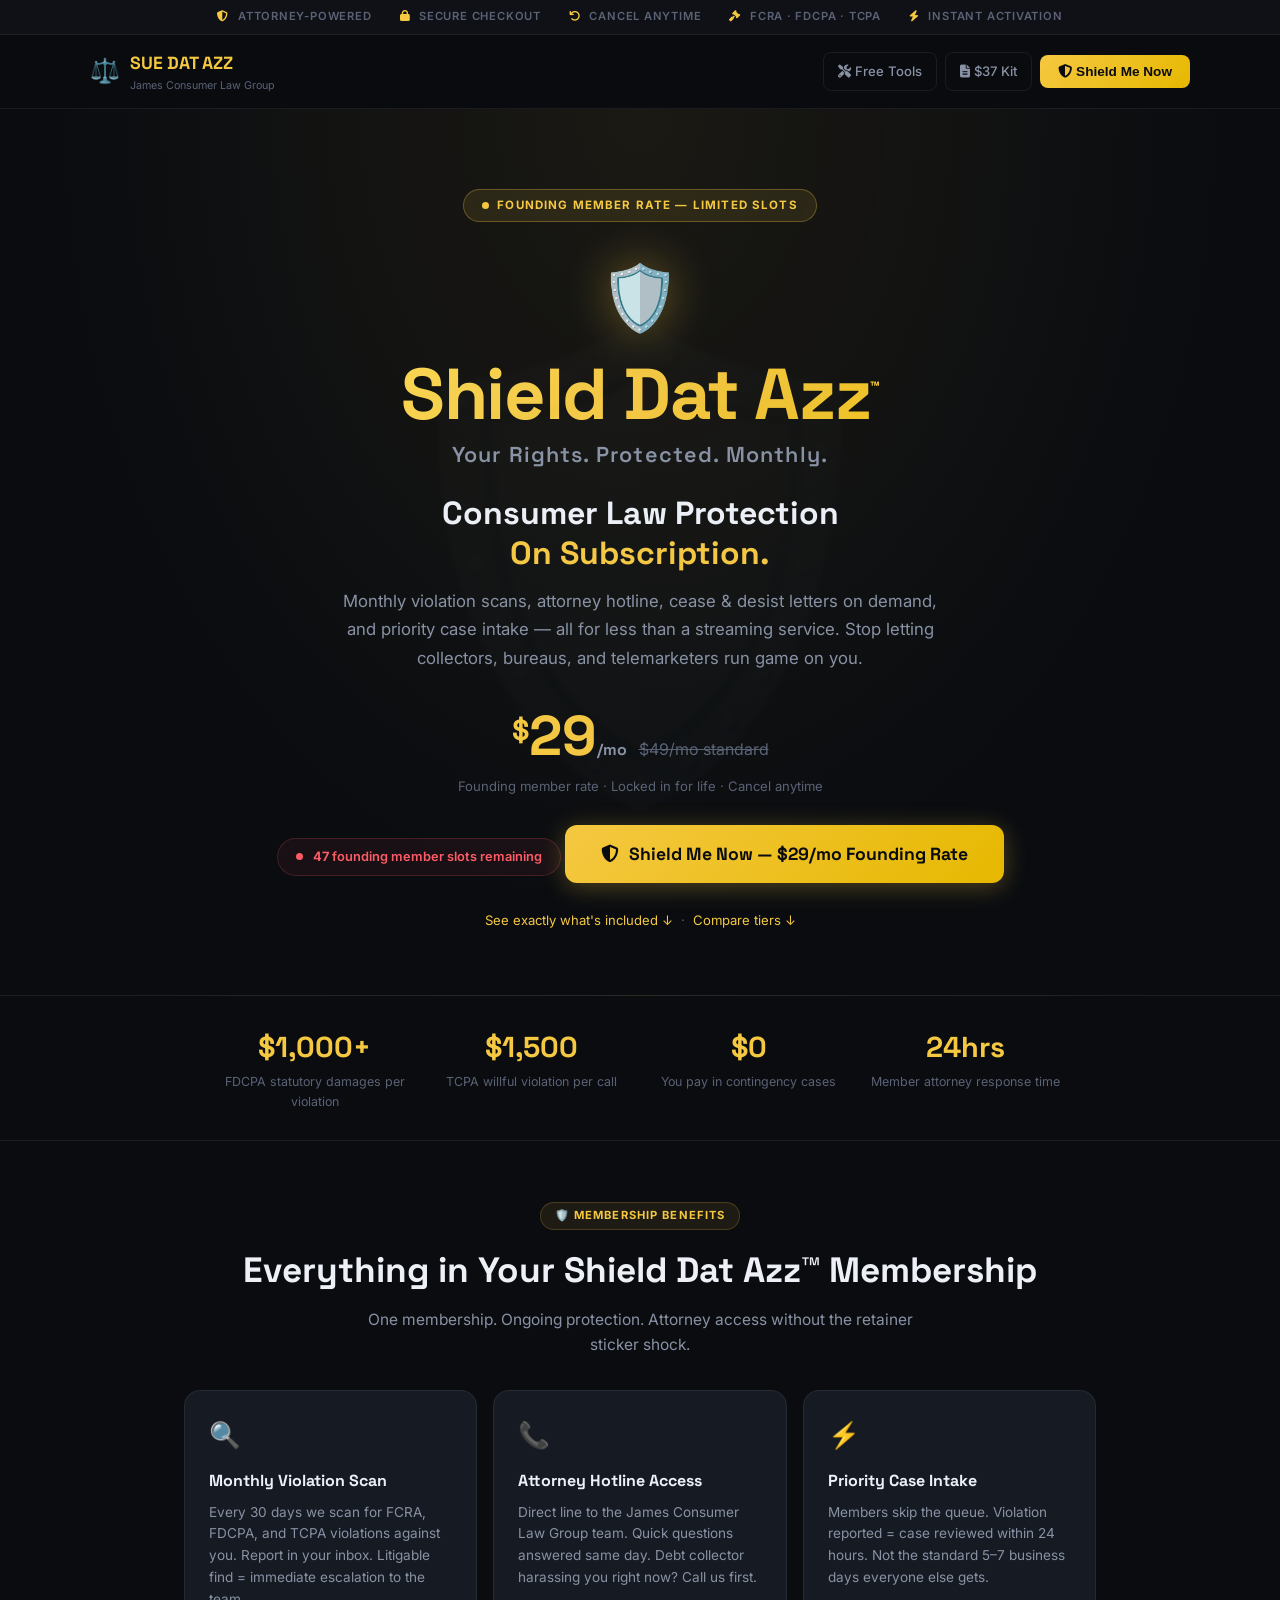
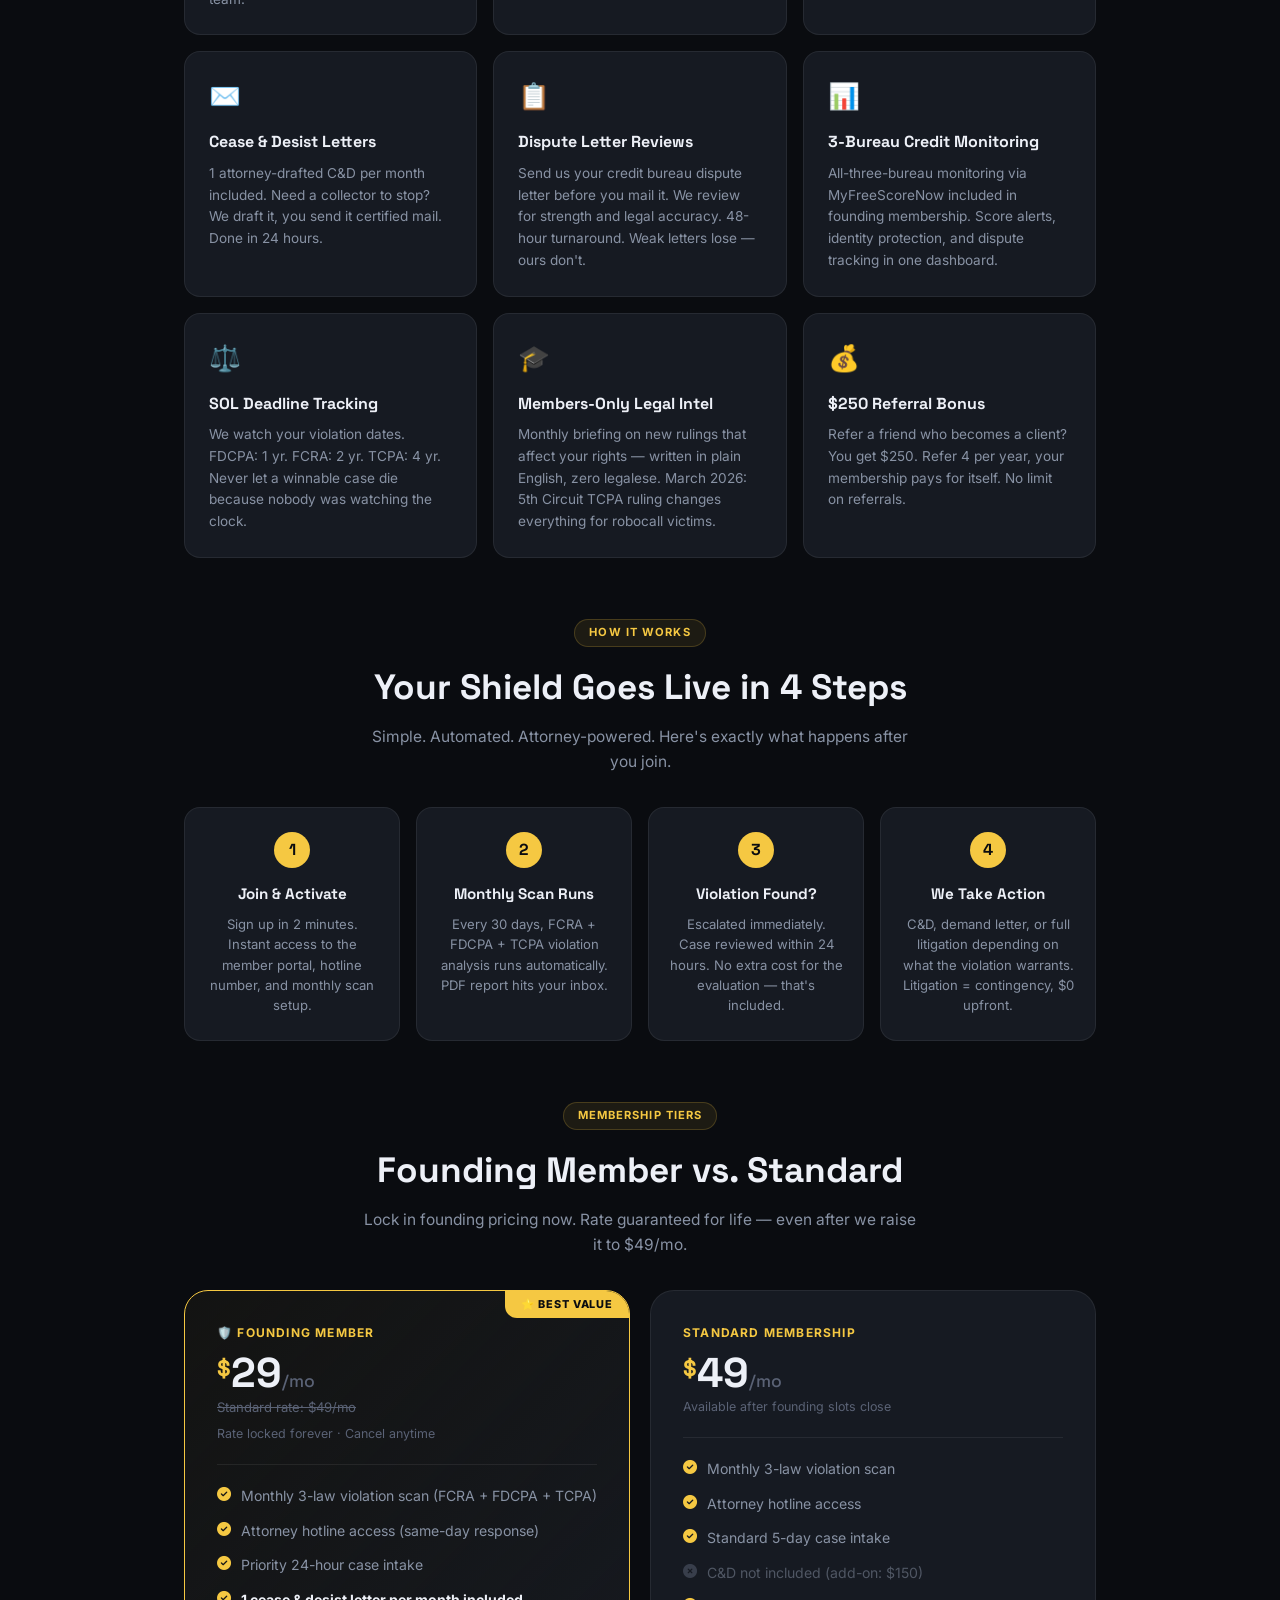
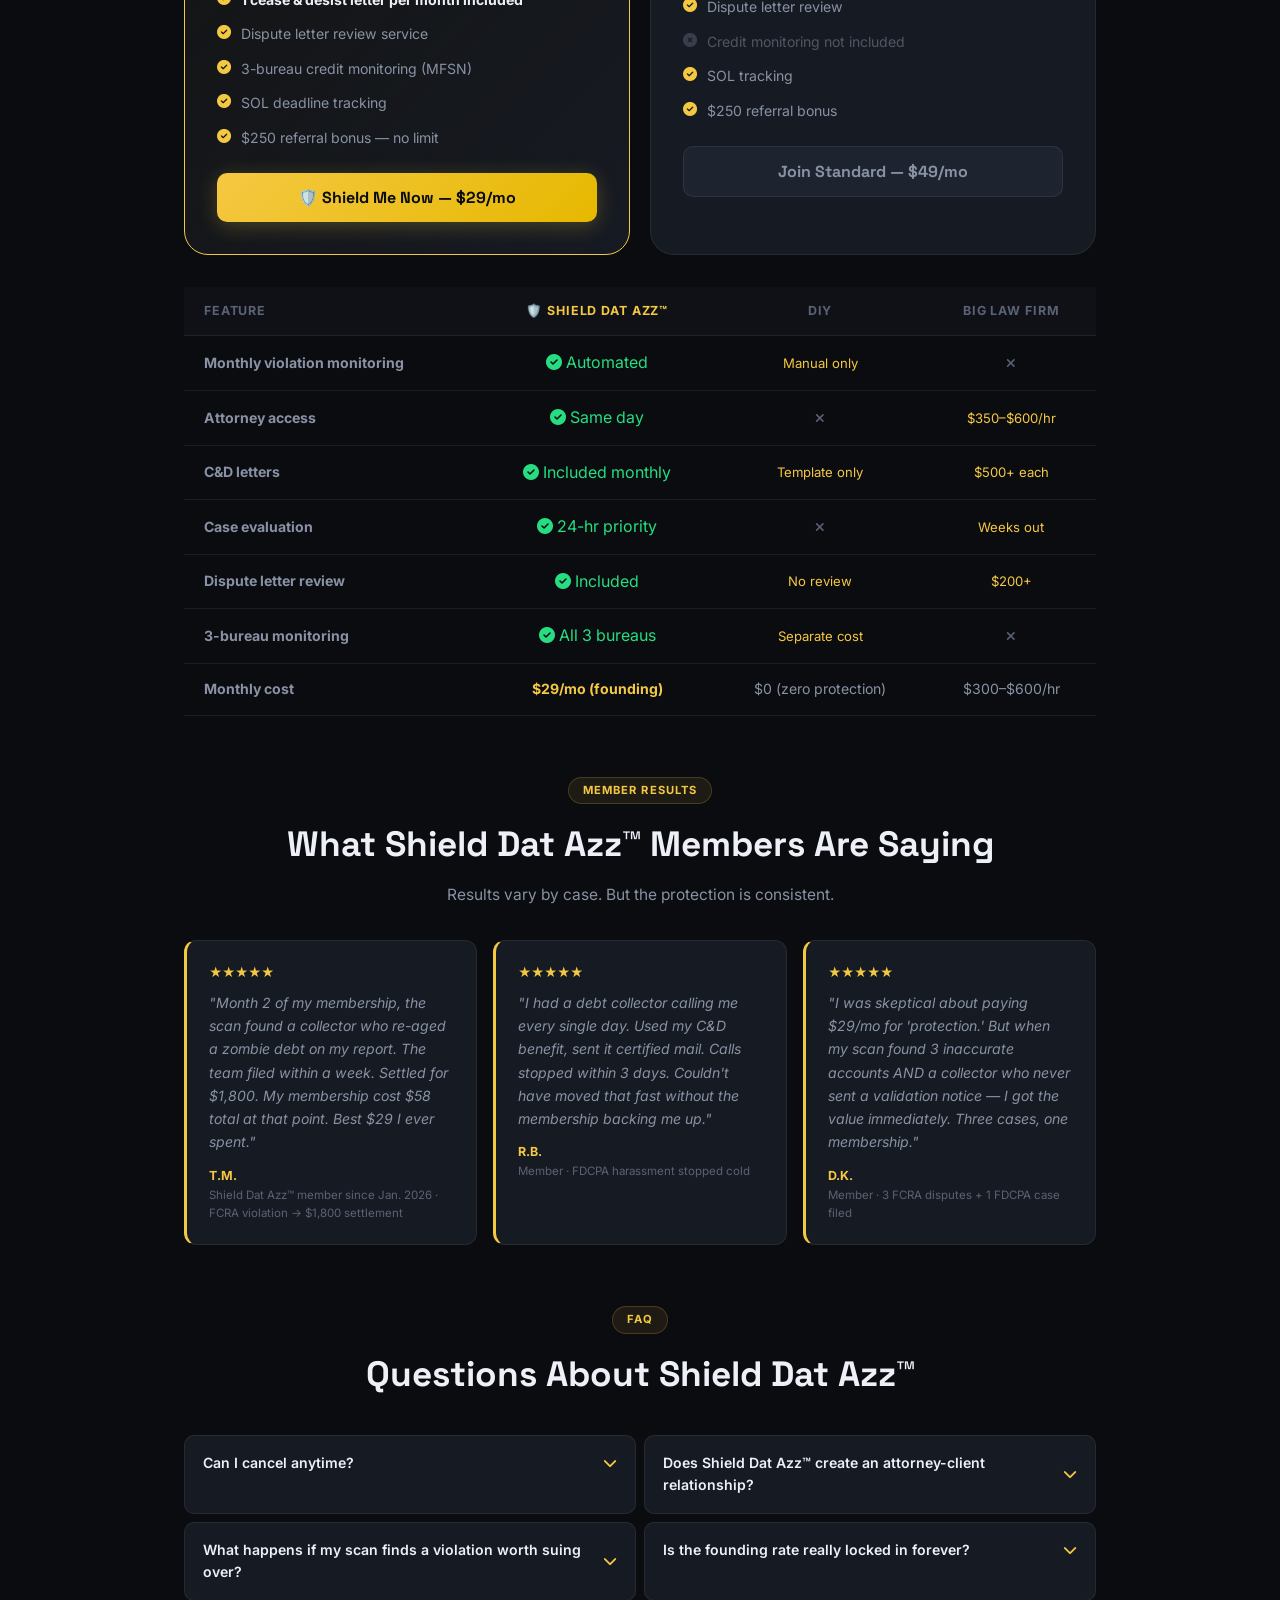
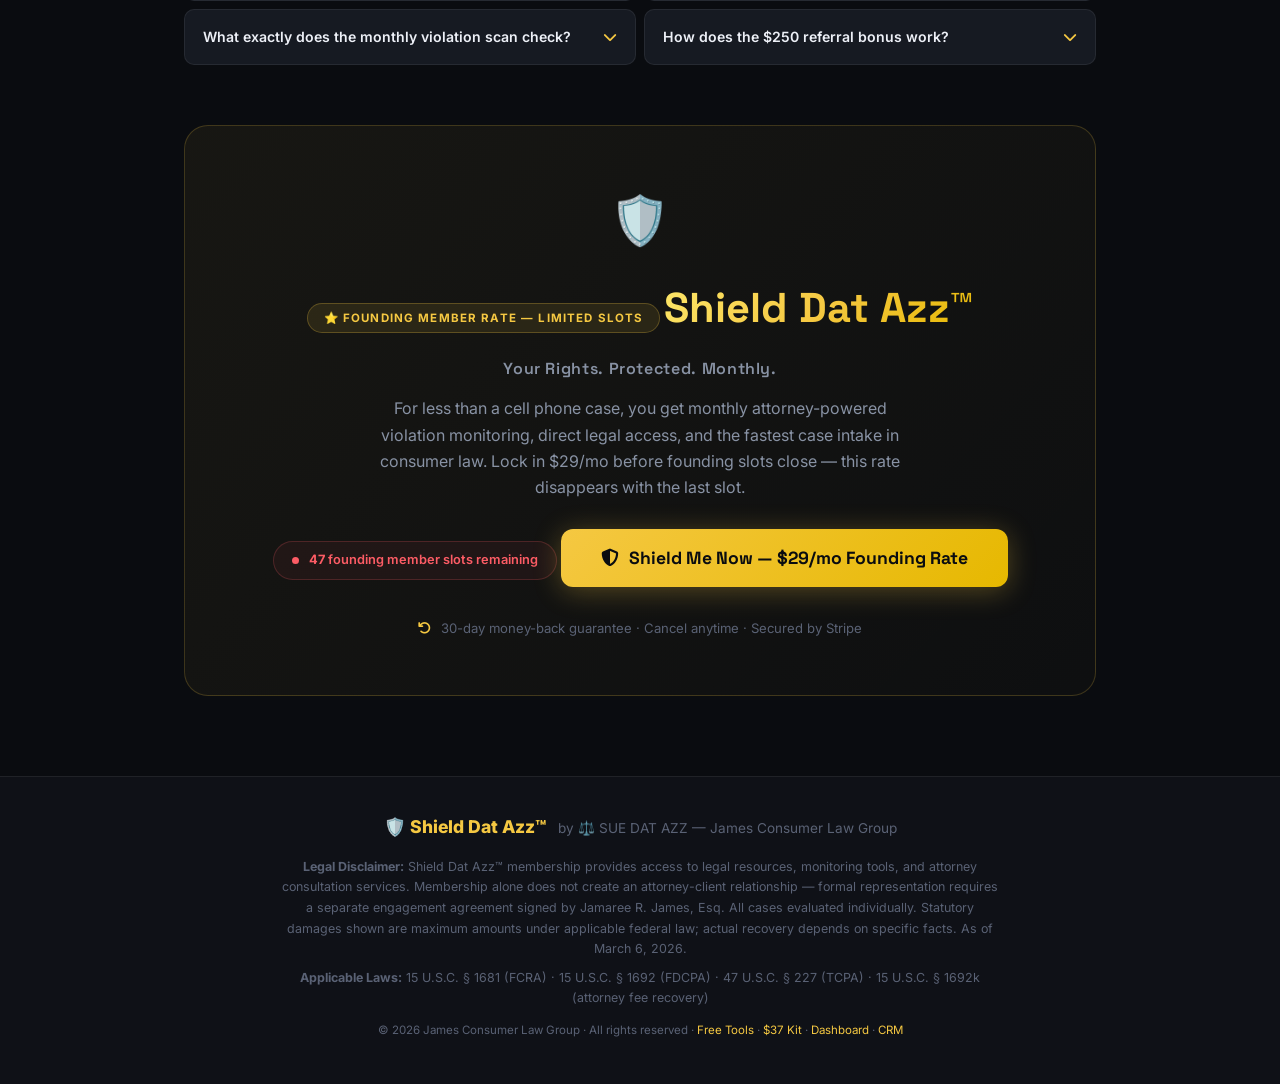
<file: shield-dat-azz.html>
<!DOCTYPE html>
<html lang="en">
<head>
  <meta charset="UTF-8" />
  <meta name="viewport" content="width=device-width, initial-scale=1.0" />
  <title>🛡️ Shield Dat Azz™ Membership | James Consumer Law Group</title>
  <meta name="description" content="Shield Dat Azz™ — $29/mo consumer law protection membership. Monthly violation scans, attorney hotline, priority case review, cease & desist on demand. Your rights. Protected. Monthly." />
  <link href="https://fonts.googleapis.com/css2?family=Inter:wght@300;400;500;600;700;800;900&family=Space+Grotesk:wght@400;500;600;700;800&display=swap" rel="stylesheet" />
  <link rel="stylesheet" href="https://cdn.jsdelivr.net/npm/@fortawesome/fontawesome-free@6.4.0/css/all.min.css" />
  <style>
    /* ═══════════════════════════════════════════════
       SHIELD DAT AZZ™ — MEMBERSHIP PAGE
       James Consumer Law Group | March 6, 2026
       Your Rights. Protected. Monthly.
       MRR Target: $10,000/mo by Month 4
       Founding: $29/mo → Standard: $49/mo
    ═══════════════════════════════════════════════ */
    :root {
      --gold: #F5C842;
      --gold-dark: #e6b800;
      --gold-light: #fde86a;
      --gold-glow: rgba(245,200,66,0.18);
      --dark-900: #0a0c10;
      --dark-800: #0f1117;
      --dark-700: #161a22;
      --dark-600: #1e2330;
      --dark-500: #252c3a;
      --text-primary: #edf0f7;
      --text-secondary: #8892a4;
      --text-muted: #5a6275;
      --border: rgba(255,255,255,0.07);
      --green: #26de81;
      --red: #fc5c65;
      --blue: #4fc3f7;
      --purple: #a78bfa;
      --radius-lg: 16px;
      --radius-xl: 24px;
      --font-main: 'Inter', sans-serif;
      --font-head: 'Space Grotesk', sans-serif;
    }
    *, *::before, *::after { box-sizing: border-box; margin: 0; padding: 0; }
    html { scroll-behavior: smooth; }
    body { font-family: var(--font-main); background: var(--dark-900); color: var(--text-primary); line-height: 1.6; -webkit-font-smoothing: antialiased; }

    /* ── Trust Bar ── */
    .trust-bar { background: var(--dark-800); border-bottom: 1px solid var(--border); padding: 8px 0; }
    .tbi { max-width: 1100px; margin: 0 auto; padding: 0 24px; display: flex; gap: 28px; justify-content: center; flex-wrap: wrap; }
    .tbi span { font-size: 0.7rem; font-weight: 600; letter-spacing: 0.07em; color: var(--text-muted); text-transform: uppercase; }
    .tbi i { color: var(--gold); margin-right: 5px; }

    /* ── Header ── */
    .ls-header { position: sticky; top: 0; z-index: 100; background: rgba(10,12,16,0.96); backdrop-filter: blur(14px); border-bottom: 1px solid var(--border); padding: 14px 24px; }
    .ls-header-inner { max-width: 1100px; margin: 0 auto; display: flex; align-items: center; justify-content: space-between; gap: 12px; }
    .ls-logo { display: flex; align-items: center; gap: 10px; text-decoration: none; }
    .ls-logo-icon { font-size: 1.5rem; }
    .ls-logo-name { font-family: var(--font-head); font-size: 1.1rem; font-weight: 800; color: var(--gold); }
    .ls-logo-sub { font-size: 0.67rem; color: var(--text-muted); display: block; }
    .header-nav { display: flex; gap: 8px; align-items: center; }
    .h-nav-link { padding: 8px 14px; border: 1px solid var(--border); border-radius: 8px; color: var(--text-secondary); text-decoration: none; font-size: 0.82rem; font-weight: 500; transition: all 0.2s; }
    .h-nav-link:hover { border-color: var(--gold); color: var(--gold); }
    .h-join-btn { padding: 9px 18px; background: linear-gradient(135deg, var(--gold), var(--gold-dark)); color: #0a0c10; border: none; border-radius: 8px; font-weight: 800; font-size: 0.85rem; cursor: pointer; transition: all 0.2s; text-decoration: none; }
    .h-join-btn:hover { transform: translateY(-1px); box-shadow: 0 4px 16px rgba(245,200,66,0.3); }

    /* ── Hero ── */
    .shield-hero {
      background: radial-gradient(ellipse at 50% 0%, rgba(245,200,66,0.07) 0%, transparent 65%);
      border-bottom: 1px solid var(--border);
      text-align: center;
      padding: 80px 24px 64px;
      position: relative;
      overflow: hidden;
    }
    .shield-hero::before {
      content: '🛡️';
      position: absolute;
      font-size: 28rem;
      opacity: 0.015;
      top: 50%;
      left: 50%;
      transform: translate(-50%, -50%);
      pointer-events: none;
      line-height: 1;
    }
    .sh-founding-badge {
      display: inline-flex; align-items: center; gap: 8px;
      padding: 6px 18px;
      background: rgba(245,200,66,0.1); border: 1px solid rgba(245,200,66,0.3);
      border-radius: 100px; font-size: 0.72rem; font-weight: 700;
      letter-spacing: 0.1em; text-transform: uppercase; color: var(--gold);
      margin-bottom: 24px;
    }
    .sh-founding-badge .badge-dot { width: 7px; height: 7px; border-radius: 50%; background: var(--gold); animation: pulse-gold 1.8s infinite; }
    @keyframes pulse-gold { 0%,100%{opacity:1;transform:scale(1);} 50%{opacity:0.4;transform:scale(1.4);} }

    .sh-brand-lockup { margin-bottom: 20px; }
    .sh-brand-icon { font-size: 4rem; display: block; margin-bottom: 10px; filter: drop-shadow(0 0 24px rgba(245,200,66,0.4)); }
    .sh-brand-name {
      font-family: var(--font-head);
      font-size: clamp(2.8rem, 7vw, 4.5rem);
      font-weight: 900;
      line-height: 1;
      letter-spacing: -0.02em;
      background: linear-gradient(135deg, var(--gold-light) 0%, var(--gold) 50%, var(--gold-dark) 100%);
      -webkit-background-clip: text;
      -webkit-text-fill-color: transparent;
      background-clip: text;
      display: block;
    }
    .sh-brand-tm {
      font-size: 1.1rem;
      vertical-align: super;
      -webkit-text-fill-color: var(--gold);
      color: var(--gold);
    }
    .sh-brand-tagline {
      font-family: var(--font-head);
      font-size: clamp(1rem, 2.5vw, 1.35rem);
      font-weight: 600;
      color: var(--text-secondary);
      letter-spacing: 0.05em;
      margin-top: 8px;
      display: block;
    }

    .shield-hero h1 {
      font-family: var(--font-head);
      font-size: clamp(1.5rem, 3.5vw, 2rem);
      font-weight: 700;
      line-height: 1.25;
      margin-bottom: 14px;
      color: var(--text-primary);
    }
    .shield-hero h1 span { color: var(--gold); }

    .sh-sub {
      font-size: 1.05rem; color: var(--text-secondary);
      max-width: 600px; margin: 0 auto 36px; line-height: 1.7;
    }

    .sh-price-display { display: inline-flex; align-items: baseline; gap: 12px; margin-bottom: 12px; }
    .sh-price-founding { font-family: var(--font-head); font-size: 3.5rem; font-weight: 800; color: var(--gold); line-height: 1; }
    .sh-price-founding sup { font-size: 1.8rem; vertical-align: top; margin-top: 8px; display: inline-block; }
    .sh-price-period { font-size: 1rem; color: var(--text-secondary); }
    .sh-price-standard { font-size: 1rem; color: var(--text-muted); text-decoration: line-through; }
    .sh-price-note { font-size: 0.82rem; color: var(--text-muted); margin-bottom: 28px; }

    .sh-hero-cta {
      display: inline-flex; align-items: center; gap: 10px;
      padding: 18px 36px;
      background: linear-gradient(135deg, var(--gold), var(--gold-dark));
      color: #0a0c10; border: none; border-radius: 12px;
      font-family: var(--font-head); font-size: 1.1rem; font-weight: 800;
      cursor: pointer; text-decoration: none; transition: all 0.2s;
      box-shadow: 0 4px 24px rgba(245,200,66,0.3);
    }
    .sh-hero-cta:hover { transform: translateY(-2px); box-shadow: 0 8px 36px rgba(245,200,66,0.45); }
    .sh-hero-sub-cta { margin-top: 12px; font-size: 0.82rem; color: var(--text-muted); }
    .sh-hero-sub-cta a { color: var(--gold); text-decoration: none; }

    /* ── Slots counter ── */
    .slots-counter {
      display: inline-flex; align-items: center; gap: 10px;
      padding: 8px 18px;
      background: rgba(252,92,101,0.06); border: 1px solid rgba(252,92,101,0.2);
      border-radius: 100px; font-size: 0.8rem; font-weight: 600; color: var(--red);
      margin-bottom: 22px;
    }
    .slots-dot { width: 7px; height: 7px; border-radius: 50%; background: var(--red); animation: pulse-red 1.5s infinite; }
    @keyframes pulse-red { 0%,100%{opacity:1;transform:scale(1);} 50%{opacity:0.4;transform:scale(1.5);} }

    /* ── Stats bar ── */
    .stats-bar { border-bottom: 1px solid var(--border); }
    .stats-bar-inner { max-width: 900px; margin: 0 auto; padding: 28px 24px; display: grid; grid-template-columns: repeat(4, 1fr); gap: 16px; }
    @media(max-width:700px){ .stats-bar-inner { grid-template-columns: repeat(2,1fr); } }
    .stat-item { text-align: center; }
    .stat-num { font-family: var(--font-head); font-size: 1.8rem; font-weight: 800; color: var(--gold); }
    .stat-label { font-size: 0.78rem; color: var(--text-muted); margin-top: 2px; }

    /* ── Page wrapper ── */
    .ls-page { max-width: 960px; margin: 0 auto; padding: 0 24px 80px; }

    /* ── Section utility ── */
    .section-head { text-align: center; margin: 60px 0 32px; }
    .section-badge {
      display: inline-block; padding: 4px 14px;
      background: rgba(245,200,66,0.08); border: 1px solid rgba(245,200,66,0.2);
      border-radius: 100px; font-size: 0.7rem; font-weight: 700;
      letter-spacing: 0.1em; text-transform: uppercase; color: var(--gold); margin-bottom: 12px;
    }
    .section-head h2 { font-family: var(--font-head); font-size: clamp(1.6rem, 4vw, 2.2rem); font-weight: 800; margin-bottom: 10px; }
    .section-head p { font-size: 0.97rem; color: var(--text-secondary); max-width: 560px; margin: 0 auto; }

    /* ── Benefits grid ── */
    .included-grid { display: grid; grid-template-columns: repeat(3, 1fr); gap: 16px; margin-top: 32px; }
    @media(max-width:700px){ .included-grid { grid-template-columns: 1fr 1fr; } }
    @media(max-width:480px){ .included-grid { grid-template-columns: 1fr; } }
    .ig-item { background: var(--dark-700); border: 1px solid var(--border); border-radius: var(--radius-lg); padding: 24px; transition: border-color 0.2s, transform 0.2s; }
    .ig-item:hover { border-color: rgba(245,200,66,0.25); transform: translateY(-2px); }
    .ig-icon { font-size: 1.6rem; margin-bottom: 12px; }
    .ig-title { font-family: var(--font-head); font-size: 1rem; font-weight: 700; margin-bottom: 8px; }
    .ig-desc { font-size: 0.85rem; color: var(--text-secondary); line-height: 1.6; }

    /* ── How it works ── */
    .hiw-steps { display: grid; grid-template-columns: repeat(4, 1fr); gap: 16px; margin-top: 32px; }
    @media(max-width:700px){ .hiw-steps { grid-template-columns: 1fr 1fr; } }
    @media(max-width:440px){ .hiw-steps { grid-template-columns: 1fr; } }
    .hiw-step { background: var(--dark-700); border: 1px solid var(--border); border-radius: var(--radius-lg); padding: 24px 20px; text-align: center; }
    .hiw-num { width: 36px; height: 36px; background: var(--gold); color: #0a0c10; border-radius: 50%; font-family: var(--font-head); font-size: 1rem; font-weight: 800; display: flex; align-items: center; justify-content: center; margin: 0 auto 14px; }
    .hiw-title { font-family: var(--font-head); font-size: 0.95rem; font-weight: 700; margin-bottom: 8px; }
    .hiw-desc { font-size: 0.82rem; color: var(--text-secondary); line-height: 1.55; }

    /* ── Membership tiers ── */
    .tier-grid { display: grid; grid-template-columns: 1fr 1fr; gap: 20px; margin-top: 32px; }
    @media(max-width:660px){ .tier-grid { grid-template-columns: 1fr; } }
    .tier-card { background: var(--dark-700); border: 1.5px solid var(--border); border-radius: var(--radius-xl); padding: 32px; position: relative; overflow: hidden; transition: border-color 0.2s, transform 0.2s; }
    .tier-card:hover { transform: translateY(-3px); }
    .tier-card.tier-featured { border-color: var(--gold); background: linear-gradient(135deg, rgba(245,200,66,0.04), var(--dark-700)); }
    .tier-featured-label { position: absolute; top: 0; right: 0; background: var(--gold); color: #0a0c10; font-size: 0.68rem; font-weight: 800; letter-spacing: 0.08em; text-transform: uppercase; padding: 5px 16px; border-radius: 0 0 0 12px; }
    .tier-name { font-size: 0.75rem; font-weight: 700; letter-spacing: 0.1em; text-transform: uppercase; color: var(--gold); margin-bottom: 10px; }
    .tier-price { font-family: var(--font-head); font-size: 2.6rem; font-weight: 800; color: var(--text-primary); line-height: 1; margin-bottom: 4px; }
    .tier-price sup { font-size: 1.4rem; vertical-align: top; margin-top: 6px; display: inline-block; color: var(--gold); }
    .tier-price-note { font-size: 0.78rem; color: var(--text-muted); margin-bottom: 18px; }
    .tier-was { font-size: 0.82rem; color: var(--text-muted); text-decoration: line-through; margin-bottom: 6px; }
    .tier-divider { height: 1px; background: var(--border); margin: 20px 0; }
    .tier-feature { display: flex; align-items: flex-start; gap: 10px; margin-bottom: 12px; font-size: 0.88rem; color: var(--text-secondary); }
    .tier-feature i { color: var(--gold); flex-shrink: 0; margin-top: 2px; }
    .tier-feature strong { color: var(--text-primary); }
    .tier-cta { display: block; width: 100%; padding: 14px; border: none; border-radius: 10px; font-family: var(--font-head); font-size: 1rem; font-weight: 800; cursor: pointer; text-align: center; transition: all 0.2s; margin-top: 24px; text-decoration: none; }
    .tier-cta-founding { background: linear-gradient(135deg, var(--gold), var(--gold-dark)); color: #0a0c10; box-shadow: 0 4px 20px rgba(245,200,66,0.25); }
    .tier-cta-founding:hover { transform: translateY(-1px); box-shadow: 0 8px 28px rgba(245,200,66,0.35); }
    .tier-cta-standard { background: var(--dark-600); border: 1.5px solid var(--border); color: var(--text-secondary); }
    .tier-cta-standard:hover { border-color: var(--gold); color: var(--gold); }

    /* ── Comparison table ── */
    .comparison-wrap { overflow-x: auto; margin-top: 32px; }
    .comparison-table { width: 100%; border-collapse: collapse; min-width: 520px; }
    .comparison-table th { padding: 14px 20px; text-align: left; font-size: 0.78rem; font-weight: 700; letter-spacing: 0.07em; text-transform: uppercase; color: var(--text-muted); background: var(--dark-800); border-bottom: 1px solid var(--border); }
    .comparison-table th:not(:first-child) { text-align: center; }
    .comparison-table th.th-shield { color: var(--gold); }
    .comparison-table td { padding: 14px 20px; font-size: 0.88rem; border-bottom: 1px solid var(--border); color: var(--text-secondary); }
    .comparison-table td:not(:first-child) { text-align: center; }
    .comparison-table tr:hover td { background: var(--dark-800); }
    .ct-check { color: var(--green); font-size: 1rem; }
    .ct-x { color: var(--text-muted); font-size: 0.8rem; }
    .ct-partial { color: var(--gold); font-size: 0.82rem; }

    /* ── Testimonials ── */
    .testimonials-grid { display: grid; grid-template-columns: 1fr 1fr 1fr; gap: 16px; margin-top: 32px; }
    @media(max-width:800px){ .testimonials-grid { grid-template-columns: 1fr 1fr; } }
    @media(max-width:500px){ .testimonials-grid { grid-template-columns: 1fr; } }
    .testimonial-card { background: var(--dark-700); border: 1px solid var(--border); border-left: 3px solid var(--gold); border-radius: 12px; padding: 22px; }
    .tc-stars { color: var(--gold); font-size: 0.8rem; margin-bottom: 8px; }
    .tc-quote { font-size: 0.88rem; font-style: italic; color: var(--text-secondary); line-height: 1.65; margin-bottom: 12px; }
    .tc-author { font-size: 0.78rem; font-weight: 700; color: var(--gold); }
    .tc-detail { font-size: 0.72rem; color: var(--text-muted); }

    /* ── FAQ ── */
    .faq-grid { display: grid; grid-template-columns: 1fr 1fr; gap: 8px; margin-top: 24px; }
    @media(max-width:640px){ .faq-grid { grid-template-columns: 1fr; } }
    .faq-item { background: var(--dark-700); border: 1px solid var(--border); border-radius: 10px; overflow: hidden; }
    .faq-q { display: flex; justify-content: space-between; align-items: center; padding: 16px 18px; cursor: pointer; font-weight: 600; font-size: 0.88rem; transition: background 0.2s; }
    .faq-q:hover { background: var(--dark-600); }
    .faq-q i { color: var(--gold); transition: transform 0.3s; flex-shrink: 0; margin-left: 10px; }
    .faq-a { display: none; padding: 14px 18px; font-size: 0.85rem; color: var(--text-secondary); background: var(--dark-800); line-height: 1.65; border-top: 1px solid var(--border); }
    .faq-item.open .faq-q i { transform: rotate(180deg); }
    .faq-item.open .faq-a { display: block; }

    /* ── Final CTA ── */
    .final-cta-section {
      background: linear-gradient(135deg, rgba(245,200,66,0.06), rgba(245,200,66,0.02));
      border: 1.5px solid rgba(245,200,66,0.2);
      border-radius: var(--radius-xl);
      text-align: center; padding: 56px 36px; margin-top: 60px;
    }
    .fcs-icon { font-size: 3rem; margin-bottom: 16px; }
    .fcs-badge { display: inline-block; padding: 5px 16px; background: rgba(245,200,66,0.1); border: 1px solid rgba(245,200,66,0.25); border-radius: 100px; font-size: 0.72rem; font-weight: 700; letter-spacing: 0.1em; text-transform: uppercase; color: var(--gold); margin-bottom: 18px; }
    .fcs-title { font-family: var(--font-head); font-size: clamp(1.8rem, 4vw, 2.6rem); font-weight: 900; margin-bottom: 14px; background: linear-gradient(135deg, var(--gold-light), var(--gold), var(--gold-dark)); -webkit-background-clip: text; -webkit-text-fill-color: transparent; background-clip: text; display: inline-block; }
    .fcs-sub { font-family: var(--font-head); font-size: 1rem; font-weight: 600; color: var(--text-secondary); margin-bottom: 14px; letter-spacing: 0.04em; }
    .fcs-desc { font-size: 1rem; color: var(--text-secondary); max-width: 560px; margin: 0 auto 28px; line-height: 1.65; }
    .fcs-cta { display: inline-flex; align-items: center; gap: 10px; padding: 18px 40px; background: linear-gradient(135deg, var(--gold), var(--gold-dark)); color: #0a0c10; border: none; border-radius: 12px; font-family: var(--font-head); font-size: 1.1rem; font-weight: 800; cursor: pointer; text-decoration: none; transition: all 0.2s; box-shadow: 0 4px 28px rgba(245,200,66,0.3); }
    .fcs-cta:hover { transform: translateY(-2px); box-shadow: 0 8px 40px rgba(245,200,66,0.45); }
    .fcs-guarantee { margin-top: 14px; font-size: 0.82rem; color: var(--text-muted); }

    /* ── Checkout Overlay ── */
    .checkout-overlay { position: fixed; inset: 0; background: rgba(0,0,0,0.78); backdrop-filter: blur(10px); z-index: 200; display: none; align-items: center; justify-content: center; padding: 20px; }
    .checkout-overlay.open { display: flex; }
    .checkout-modal { background: var(--dark-700); border: 1.5px solid rgba(245,200,66,0.2); border-radius: var(--radius-xl); width: 100%; max-width: 460px; padding: 36px 32px; position: relative; }
    .co-close { position: absolute; top: 16px; right: 16px; background: none; border: none; color: var(--text-muted); font-size: 1.1rem; cursor: pointer; transition: color 0.2s; }
    .co-close:hover { color: var(--text-primary); }

    /* Modal header with brand name */
    .co-brand-name { font-family: var(--font-head); font-size: 1.4rem; font-weight: 900; background: linear-gradient(135deg, var(--gold-light), var(--gold), var(--gold-dark)); -webkit-background-clip: text; -webkit-text-fill-color: transparent; background-clip: text; margin-bottom: 2px; }
    .co-badge { font-size: 0.68rem; font-weight: 700; letter-spacing: 0.1em; text-transform: uppercase; color: var(--text-muted); margin-bottom: 12px; }
    .co-price-row { display: flex; align-items: baseline; gap: 10px; margin-bottom: 4px; }
    .co-price-main { font-family: var(--font-head); font-size: 2.2rem; font-weight: 800; color: var(--gold); }
    .co-price-sub { font-size: 0.85rem; color: var(--text-muted); }
    .co-was { font-size: 0.8rem; color: var(--text-muted); text-decoration: line-through; margin-bottom: 20px; }
    .co-form-inner { display: flex; flex-direction: column; gap: 14px; }
    .co-field label { display: block; font-size: 0.79rem; font-weight: 600; color: var(--text-secondary); margin-bottom: 6px; }
    .co-field input { width: 100%; padding: 12px 16px; background: var(--dark-600); border: 1.5px solid var(--border); border-radius: 8px; color: var(--text-primary); font-size: 0.92rem; font-family: var(--font-main); transition: border-color 0.2s; }
    .co-field input:focus { outline: none; border-color: var(--gold); }
    .co-card-row { display: grid; grid-template-columns: 1fr 1fr; gap: 12px; }
    .co-secure-note { display: flex; align-items: center; gap: 8px; font-size: 0.76rem; color: var(--text-muted); margin-top: 4px; }
    .co-secure-note i { color: var(--gold); }
    .co-submit { width: 100%; padding: 16px; background: linear-gradient(135deg, var(--gold), var(--gold-dark)); color: #0a0c10; border: none; border-radius: 10px; font-family: var(--font-head); font-size: 1.05rem; font-weight: 800; cursor: pointer; transition: all 0.2s; margin-top: 6px; }
    .co-submit:hover { transform: translateY(-1px); box-shadow: 0 6px 20px rgba(245,200,66,0.35); }
    .co-cancel-note { text-align: center; font-size: 0.76rem; color: var(--text-muted); margin-top: 10px; }
    .co-success-wrap { display: none; text-align: center; padding: 16px 0; }
    .co-success-icon { font-size: 3.5rem; margin-bottom: 14px; }
    .co-success-title { font-family: var(--font-head); font-size: 1.5rem; font-weight: 800; margin-bottom: 10px; }
    .co-success-msg { font-size: 0.92rem; color: var(--text-secondary); line-height: 1.6; margin-bottom: 24px; }
    .co-member-perks { text-align: left; background: var(--dark-600); border-radius: 10px; padding: 16px; margin: 20px 0; }
    .co-perk { display: flex; align-items: center; gap: 8px; font-size: 0.85rem; color: var(--text-secondary); margin-bottom: 8px; }
    .co-perk i { color: var(--gold); }
    .co-success-next a { display: inline-flex; align-items: center; gap: 8px; padding: 14px 24px; background: linear-gradient(135deg, var(--gold), var(--gold-dark)); color: #0a0c10; border-radius: 10px; font-weight: 800; font-size: 0.95rem; text-decoration: none; }

    /* ── Footer ── */
    .ls-footer { background: var(--dark-800); border-top: 1px solid var(--border); padding: 36px 24px; text-align: center; }
    .ls-footer p { font-size: 0.78rem; color: var(--text-muted); max-width: 720px; margin: 0 auto 8px; line-height: 1.65; }
    .ls-footer a { color: var(--gold); text-decoration: none; }

    /* ── Toast ── */
    .toast { position: fixed; bottom: 24px; right: 24px; background: var(--dark-600); border: 1px solid var(--border); border-left: 3px solid var(--gold); padding: 14px 20px; border-radius: 10px; font-size: 0.88rem; color: var(--text-primary); box-shadow: 0 8px 24px rgba(0,0,0,0.4); z-index: 300; display: none; max-width: 300px; }
    .toast.show { display: block; animation: toastIn 0.3s ease; }
    @keyframes toastIn { from { opacity:0; transform:translateY(12px); } to { opacity:1; transform:translateY(0); } }

    @media(max-width:600px) { .ls-page { padding: 0 16px 60px; } .shield-hero { padding: 60px 20px 48px; } .checkout-modal { padding: 28px 20px; } }
  </style>
</head>
<body>

<!-- ══════════ TRUST BAR ══════════ -->
<div class="trust-bar">
  <div class="tbi">
    <span><i class="fas fa-shield-alt"></i> Attorney-Powered</span>
    <span><i class="fas fa-lock"></i> Secure Checkout</span>
    <span><i class="fas fa-undo"></i> Cancel Anytime</span>
    <span><i class="fas fa-gavel"></i> FCRA · FDCPA · TCPA</span>
    <span><i class="fas fa-bolt"></i> Instant Activation</span>
  </div>
</div>

<!-- ══════════ HEADER ══════════ -->
<header class="ls-header">
  <div class="ls-header-inner">
    <a href="stage1.html" class="ls-logo">
      <span class="ls-logo-icon">⚖️</span>
      <div>
        <span class="ls-logo-name">SUE DAT AZZ</span>
        <span class="ls-logo-sub">James Consumer Law Group</span>
      </div>
    </a>
    <div class="header-nav">
      <a href="stage1.html" class="h-nav-link"><i class="fas fa-tools"></i> Free Tools</a>
      <a href="stage2-tripwire.html?path=legal" class="h-nav-link"><i class="fas fa-file-alt"></i> $37 Kit</a>
      <button class="h-join-btn" onclick="openCheckout('founding')">
        <i class="fas fa-shield-alt"></i> Shield Me Now
      </button>
    </div>
  </div>
</header>


<!-- ══════════ HERO ══════════ -->
<section class="shield-hero">

  <div class="sh-founding-badge">
    <div class="badge-dot"></div>
    <span>Founding Member Rate — Limited Slots</span>
  </div>

  <!-- Brand Lockup -->
  <div class="sh-brand-lockup">
    <span class="sh-brand-icon">🛡️</span>
    <span class="sh-brand-name">Shield Dat Azz<span class="sh-brand-tm">™</span></span>
    <span class="sh-brand-tagline">Your Rights. Protected. Monthly.</span>
  </div>

  <h1>Consumer Law Protection<br/><span>On Subscription.</span></h1>
  <p class="sh-sub">Monthly violation scans, attorney hotline, cease &amp; desist letters on demand, and priority case intake — all for less than a streaming service. Stop letting collectors, bureaus, and telemarketers run game on you.</p>

  <div class="sh-price-display">
    <div class="sh-price-founding"><sup>$</sup>29<span class="sh-price-period">/mo</span></div>
    <div class="sh-price-standard">$49/mo standard</div>
  </div>
  <p class="sh-price-note">Founding member rate · Locked in for life · Cancel anytime</p>

  <div class="slots-counter">
    <div class="slots-dot"></div>
    <span><strong id="slots-remaining">47</strong> founding member slots remaining</span>
  </div>

  <button class="sh-hero-cta" onclick="openCheckout('founding')">
    <i class="fas fa-shield-alt"></i> Shield Me Now — $29/mo Founding Rate
  </button>
  <p class="sh-hero-sub-cta">
    <a href="#what-you-get">See exactly what's included ↓</a> &nbsp;·&nbsp;
    <a href="#compare">Compare tiers ↓</a>
  </p>
</section>


<!-- ══════════ STATS BAR ══════════ -->
<div class="stats-bar">
  <div class="stats-bar-inner">
    <div class="stat-item">
      <div class="stat-num">$1,000+</div>
      <div class="stat-label">FDCPA statutory damages per violation</div>
    </div>
    <div class="stat-item">
      <div class="stat-num">$1,500</div>
      <div class="stat-label">TCPA willful violation per call</div>
    </div>
    <div class="stat-item">
      <div class="stat-num">$0</div>
      <div class="stat-label">You pay in contingency cases</div>
    </div>
    <div class="stat-item">
      <div class="stat-num">24hrs</div>
      <div class="stat-label">Member attorney response time</div>
    </div>
  </div>
</div>


<div class="ls-page">

  <!-- ══════════ WHAT YOU GET ══════════ -->
  <div class="section-head" id="what-you-get">
    <div class="section-badge">🛡️ MEMBERSHIP BENEFITS</div>
    <h2>Everything in Your Shield Dat Azz™ Membership</h2>
    <p>One membership. Ongoing protection. Attorney access without the retainer sticker shock.</p>
  </div>

  <div class="included-grid">
    <div class="ig-item">
      <div class="ig-icon">🔍</div>
      <div class="ig-title">Monthly Violation Scan</div>
      <div class="ig-desc">Every 30 days we scan for FCRA, FDCPA, and TCPA violations against you. Report in your inbox. Litigable find = immediate escalation to the team.</div>
    </div>
    <div class="ig-item">
      <div class="ig-icon">📞</div>
      <div class="ig-title">Attorney Hotline Access</div>
      <div class="ig-desc">Direct line to the James Consumer Law Group team. Quick questions answered same day. Debt collector harassing you right now? Call us first.</div>
    </div>
    <div class="ig-item">
      <div class="ig-icon">⚡</div>
      <div class="ig-title">Priority Case Intake</div>
      <div class="ig-desc">Members skip the queue. Violation reported = case reviewed within 24 hours. Not the standard 5–7 business days everyone else gets.</div>
    </div>
    <div class="ig-item">
      <div class="ig-icon">✉️</div>
      <div class="ig-title">Cease &amp; Desist Letters</div>
      <div class="ig-desc">1 attorney-drafted C&amp;D per month included. Need a collector to stop? We draft it, you send it certified mail. Done in 24 hours.</div>
    </div>
    <div class="ig-item">
      <div class="ig-icon">📋</div>
      <div class="ig-title">Dispute Letter Reviews</div>
      <div class="ig-desc">Send us your credit bureau dispute letter before you mail it. We review for strength and legal accuracy. 48-hour turnaround. Weak letters lose — ours don't.</div>
    </div>
    <div class="ig-item">
      <div class="ig-icon">📊</div>
      <div class="ig-title">3-Bureau Credit Monitoring</div>
      <div class="ig-desc">All-three-bureau monitoring via MyFreeScoreNow included in founding membership. Score alerts, identity protection, and dispute tracking in one dashboard.</div>
    </div>
    <div class="ig-item">
      <div class="ig-icon">⚖️</div>
      <div class="ig-title">SOL Deadline Tracking</div>
      <div class="ig-desc">We watch your violation dates. FDCPA: 1 yr. FCRA: 2 yr. TCPA: 4 yr. Never let a winnable case die because nobody was watching the clock.</div>
    </div>
    <div class="ig-item">
      <div class="ig-icon">🎓</div>
      <div class="ig-title">Members-Only Legal Intel</div>
      <div class="ig-desc">Monthly briefing on new rulings that affect your rights — written in plain English, zero legalese. March 2026: 5th Circuit TCPA ruling changes everything for robocall victims.</div>
    </div>
    <div class="ig-item">
      <div class="ig-icon">💰</div>
      <div class="ig-title">$250 Referral Bonus</div>
      <div class="ig-desc">Refer a friend who becomes a client? You get $250. Refer 4 per year, your membership pays for itself. No limit on referrals.</div>
    </div>
  </div>


  <!-- ══════════ HOW IT WORKS ══════════ -->
  <div class="section-head">
    <div class="section-badge">HOW IT WORKS</div>
    <h2>Your Shield Goes Live in 4 Steps</h2>
    <p>Simple. Automated. Attorney-powered. Here's exactly what happens after you join.</p>
  </div>

  <div class="hiw-steps">
    <div class="hiw-step">
      <div class="hiw-num">1</div>
      <div class="hiw-title">Join &amp; Activate</div>
      <div class="hiw-desc">Sign up in 2 minutes. Instant access to the member portal, hotline number, and monthly scan setup.</div>
    </div>
    <div class="hiw-step">
      <div class="hiw-num">2</div>
      <div class="hiw-title">Monthly Scan Runs</div>
      <div class="hiw-desc">Every 30 days, FCRA + FDCPA + TCPA violation analysis runs automatically. PDF report hits your inbox.</div>
    </div>
    <div class="hiw-step">
      <div class="hiw-num">3</div>
      <div class="hiw-title">Violation Found?</div>
      <div class="hiw-desc">Escalated immediately. Case reviewed within 24 hours. No extra cost for the evaluation — that's included.</div>
    </div>
    <div class="hiw-step">
      <div class="hiw-num">4</div>
      <div class="hiw-title">We Take Action</div>
      <div class="hiw-desc">C&amp;D, demand letter, or full litigation depending on what the violation warrants. Litigation = contingency, $0 upfront.</div>
    </div>
  </div>


  <!-- ══════════ TIER COMPARISON ══════════ -->
  <div class="section-head" id="compare">
    <div class="section-badge">MEMBERSHIP TIERS</div>
    <h2>Founding Member vs. Standard</h2>
    <p>Lock in founding pricing now. Rate guaranteed for life — even after we raise it to $49/mo.</p>
  </div>

  <div class="tier-grid">
    <div class="tier-card tier-featured">
      <div class="tier-featured-label">⭐ BEST VALUE</div>
      <div class="tier-name">🛡️ Founding Member</div>
      <div class="tier-price"><sup>$</sup>29<span style="font-size:1.1rem;font-weight:500;color:var(--text-muted)">/mo</span></div>
      <div class="tier-was">Standard rate: $49/mo</div>
      <div class="tier-price-note">Rate locked forever · Cancel anytime</div>
      <div class="tier-divider"></div>
      <div class="tier-feature"><i class="fas fa-check-circle"></i> <span>Monthly 3-law violation scan (FCRA + FDCPA + TCPA)</span></div>
      <div class="tier-feature"><i class="fas fa-check-circle"></i> <span>Attorney hotline access (same-day response)</span></div>
      <div class="tier-feature"><i class="fas fa-check-circle"></i> <span>Priority 24-hour case intake</span></div>
      <div class="tier-feature"><i class="fas fa-check-circle"></i> <span><strong>1 cease &amp; desist letter per month included</strong></span></div>
      <div class="tier-feature"><i class="fas fa-check-circle"></i> <span>Dispute letter review service</span></div>
      <div class="tier-feature"><i class="fas fa-check-circle"></i> <span>3-bureau credit monitoring (MFSN)</span></div>
      <div class="tier-feature"><i class="fas fa-check-circle"></i> <span>SOL deadline tracking</span></div>
      <div class="tier-feature"><i class="fas fa-check-circle"></i> <span>$250 referral bonus — no limit</span></div>
      <button class="tier-cta tier-cta-founding" onclick="openCheckout('founding')">
        🛡️ Shield Me Now — $29/mo
      </button>
    </div>

    <div class="tier-card">
      <div class="tier-name">Standard Membership</div>
      <div class="tier-price"><sup>$</sup>49<span style="font-size:1.1rem;font-weight:500;color:var(--text-muted)">/mo</span></div>
      <div class="tier-price-note">Available after founding slots close</div>
      <div class="tier-divider"></div>
      <div class="tier-feature"><i class="fas fa-check-circle"></i> <span>Monthly 3-law violation scan</span></div>
      <div class="tier-feature"><i class="fas fa-check-circle"></i> <span>Attorney hotline access</span></div>
      <div class="tier-feature"><i class="fas fa-check-circle"></i> <span>Standard 5-day case intake</span></div>
      <div class="tier-feature" style="opacity:0.5;"><i class="fas fa-times-circle" style="color:var(--text-muted);"></i> <span>C&amp;D not included (add-on: $150)</span></div>
      <div class="tier-feature"><i class="fas fa-check-circle"></i> <span>Dispute letter review</span></div>
      <div class="tier-feature" style="opacity:0.5;"><i class="fas fa-times-circle" style="color:var(--text-muted);"></i> <span>Credit monitoring not included</span></div>
      <div class="tier-feature"><i class="fas fa-check-circle"></i> <span>SOL tracking</span></div>
      <div class="tier-feature"><i class="fas fa-check-circle"></i> <span>$250 referral bonus</span></div>
      <button class="tier-cta tier-cta-standard" onclick="openCheckout('standard')">
        Join Standard — $49/mo
      </button>
    </div>
  </div>


  <!-- ══════════ COMPARISON TABLE ══════════ -->
  <div class="comparison-wrap" style="margin-top:32px;">
    <table class="comparison-table">
      <thead>
        <tr>
          <th>Feature</th>
          <th class="th-shield">🛡️ Shield Dat Azz™</th>
          <th>DIY</th>
          <th>Big Law Firm</th>
        </tr>
      </thead>
      <tbody>
        <tr>
          <td><strong>Monthly violation monitoring</strong></td>
          <td><span class="ct-check"><i class="fas fa-check-circle"></i> Automated</span></td>
          <td><span class="ct-partial">Manual only</span></td>
          <td><span class="ct-x"><i class="fas fa-times"></i></span></td>
        </tr>
        <tr>
          <td><strong>Attorney access</strong></td>
          <td><span class="ct-check"><i class="fas fa-check-circle"></i> Same day</span></td>
          <td><span class="ct-x"><i class="fas fa-times"></i></span></td>
          <td><span class="ct-partial">$350–$600/hr</span></td>
        </tr>
        <tr>
          <td><strong>C&amp;D letters</strong></td>
          <td><span class="ct-check"><i class="fas fa-check-circle"></i> Included monthly</span></td>
          <td><span class="ct-partial">Template only</span></td>
          <td><span class="ct-partial">$500+ each</span></td>
        </tr>
        <tr>
          <td><strong>Case evaluation</strong></td>
          <td><span class="ct-check"><i class="fas fa-check-circle"></i> 24-hr priority</span></td>
          <td><span class="ct-x"><i class="fas fa-times"></i></span></td>
          <td><span class="ct-partial">Weeks out</span></td>
        </tr>
        <tr>
          <td><strong>Dispute letter review</strong></td>
          <td><span class="ct-check"><i class="fas fa-check-circle"></i> Included</span></td>
          <td><span class="ct-partial">No review</span></td>
          <td><span class="ct-partial">$200+</span></td>
        </tr>
        <tr>
          <td><strong>3-bureau monitoring</strong></td>
          <td><span class="ct-check"><i class="fas fa-check-circle"></i> All 3 bureaus</span></td>
          <td><span class="ct-partial">Separate cost</span></td>
          <td><span class="ct-x"><i class="fas fa-times"></i></span></td>
        </tr>
        <tr>
          <td><strong>Monthly cost</strong></td>
          <td><span style="color:var(--gold);font-weight:700;">$29/mo (founding)</span></td>
          <td>$0 (zero protection)</td>
          <td>$300–$600/hr</td>
        </tr>
      </tbody>
    </table>
  </div>


  <!-- ══════════ TESTIMONIALS ══════════ -->
  <div class="section-head">
    <div class="section-badge">MEMBER RESULTS</div>
    <h2>What Shield Dat Azz™ Members Are Saying</h2>
    <p>Results vary by case. But the protection is consistent.</p>
  </div>

  <div class="testimonials-grid">
    <div class="testimonial-card">
      <div class="tc-stars">★★★★★</div>
      <div class="tc-quote">"Month 2 of my membership, the scan found a collector who re-aged a zombie debt on my report. The team filed within a week. Settled for $1,800. My membership cost $58 total at that point. Best $29 I ever spent."</div>
      <div class="tc-author">T.M.</div>
      <div class="tc-detail">Shield Dat Azz™ member since Jan. 2026 · FCRA violation → $1,800 settlement</div>
    </div>
    <div class="testimonial-card">
      <div class="tc-stars">★★★★★</div>
      <div class="tc-quote">"I had a debt collector calling me every single day. Used my C&amp;D benefit, sent it certified mail. Calls stopped within 3 days. Couldn't have moved that fast without the membership backing me up."</div>
      <div class="tc-author">R.B.</div>
      <div class="tc-detail">Member · FDCPA harassment stopped cold</div>
    </div>
    <div class="testimonial-card">
      <div class="tc-stars">★★★★★</div>
      <div class="tc-quote">"I was skeptical about paying $29/mo for 'protection.' But when my scan found 3 inaccurate accounts AND a collector who never sent a validation notice — I got the value immediately. Three cases, one membership."</div>
      <div class="tc-author">D.K.</div>
      <div class="tc-detail">Member · 3 FCRA disputes + 1 FDCPA case filed</div>
    </div>
  </div>


  <!-- ══════════ FAQ ══════════ -->
  <div class="section-head">
    <div class="section-badge">FAQ</div>
    <h2>Questions About Shield Dat Azz™</h2>
  </div>

  <div class="faq-grid">
    <div class="faq-item">
      <div class="faq-q" onclick="toggleFAQ(this)">Can I cancel anytime? <i class="fas fa-chevron-down"></i></div>
      <div class="faq-a">Yes. Cancel anytime, no cancellation fee, no penalty, no guilt trips. Your access continues through the end of your current billing period. Simple cancel button in the member portal — that's it.</div>
    </div>
    <div class="faq-item">
      <div class="faq-q" onclick="toggleFAQ(this)">Does Shield Dat Azz™ create an attorney-client relationship? <i class="fas fa-chevron-down"></i></div>
      <div class="faq-a">Membership alone does not. A formal attorney-client relationship requires a separate engagement agreement signed by Jamaree R. James, Esq. Your membership gives you legal resources, monitoring, and initial consultations — full representation is handled separately, usually on contingency.</div>
    </div>
    <div class="faq-item">
      <div class="faq-q" onclick="toggleFAQ(this)">What happens if my scan finds a violation worth suing over? <i class="fas fa-chevron-down"></i></div>
      <div class="faq-a">Members who qualify for litigation get priority intake and the contingency structure — $0 upfront. If we take your case, attorney fees come from the violator under the statute (§ 1692k FDCPA, § 1681n FCRA, § 227 TCPA). Your membership doesn't cost you anything extra for litigation — it actually fast-tracks you into it.</div>
    </div>
    <div class="faq-item">
      <div class="faq-q" onclick="toggleFAQ(this)">Is the founding rate really locked in forever? <i class="fas fa-chevron-down"></i></div>
      <div class="faq-a">Yes. Your founding rate of $29/mo is locked in as long as your membership stays active. Cancel and come back, you pay the current rate. Stay active, your rate never goes up — even when we raise it to $49/mo for everyone else.</div>
    </div>
    <div class="faq-item">
      <div class="faq-q" onclick="toggleFAQ(this)">What exactly does the monthly violation scan check? <i class="fas fa-chevron-down"></i></div>
      <div class="faq-a">Three-law check every 30 days: (1) FCRA scan of your credit report for errors, re-aging, mixed files, and failed investigations; (2) FDCPA check on any debt collection contacts you've logged; (3) TCPA review if you've received unsolicited calls or texts. Full report in your inbox within 48 hours of the monthly scan date.</div>
    </div>
    <div class="faq-item">
      <div class="faq-q" onclick="toggleFAQ(this)">How does the $250 referral bonus work? <i class="fas fa-chevron-down"></i></div>
      <div class="faq-a">Refer someone who becomes a Shield Dat Azz™ member OR a paying client for litigation or consulting. Once their first payment clears, you get a $250 Amazon gift card within 30 days. No cap on referrals — refer 4 people and your membership is free for the year.</div>
    </div>
  </div>


  <!-- ══════════ FINAL CTA ══════════ -->
  <div class="final-cta-section">
    <div class="fcs-icon">🛡️</div>
    <div class="fcs-badge">⭐ Founding Member Rate — Limited Slots</div>
    <div class="fcs-title">Shield Dat Azz™</div>
    <div class="fcs-sub">Your Rights. Protected. Monthly.</div>
    <div class="fcs-desc">For less than a cell phone case, you get monthly attorney-powered violation monitoring, direct legal access, and the fastest case intake in consumer law. Lock in $29/mo before founding slots close — this rate disappears with the last slot.</div>
    <div class="slots-counter" style="margin-bottom:24px;">
      <div class="slots-dot"></div>
      <span><strong id="slots-remaining-2">47</strong> founding member slots remaining</span>
    </div>
    <button class="fcs-cta" onclick="openCheckout('founding')">
      <i class="fas fa-shield-alt"></i> Shield Me Now — $29/mo Founding Rate
    </button>
    <div class="fcs-guarantee">
      <i class="fas fa-undo" style="color:var(--gold);margin-right:6px;"></i>
      30-day money-back guarantee · Cancel anytime · Secured by Stripe
    </div>
  </div>

</div><!-- end ls-page -->


<!-- ══════════ CHECKOUT MODAL ══════════ -->
<div class="checkout-overlay" id="checkout-overlay">
  <div class="checkout-modal">
    <button class="co-close" onclick="closeCheckout()"><i class="fas fa-times"></i></button>

    <div id="co-main-wrap">
      <div class="co-brand-name">Shield Dat Azz™</div>
      <div class="co-badge" id="co-badge-text">FOUNDING MEMBER — YOUR RIGHTS. PROTECTED. MONTHLY.</div>
      <div class="co-price-row">
        <div class="co-price-main" id="co-modal-price">$29</div>
        <div class="co-price-sub">/month</div>
      </div>
      <div class="co-was" id="co-modal-was">Standard rate: $49/mo — yours forever at $29</div>

      <form onsubmit="processShieldCheckout(event)">
        <div class="co-form-inner">
          <div class="co-field">
            <label>Full Name *</label>
            <input type="text" id="co-name" placeholder="Your full name" required autocomplete="name" />
          </div>
          <div class="co-field">
            <label>Email Address *</label>
            <input type="email" id="co-email" placeholder="you@email.com" required autocomplete="email" />
          </div>
          <div class="co-field">
            <label>Phone Number *</label>
            <input type="tel" id="co-phone" placeholder="(555) 555-5555" required oninput="formatPhone(this)" />
          </div>
          <div class="co-field">
            <label>Card Number *</label>
            <input type="text" id="co-card" placeholder="4242 4242 4242 4242" maxlength="19" required oninput="formatCard(this)" autocomplete="cc-number" />
          </div>
          <div class="co-card-row">
            <div class="co-field">
              <label>Expiry *</label>
              <input type="text" id="co-exp" placeholder="MM/YY" maxlength="5" required oninput="formatExpiry(this)" autocomplete="cc-exp" />
            </div>
            <div class="co-field">
              <label>CVV *</label>
              <input type="text" id="co-cvv" placeholder="123" maxlength="4" required autocomplete="cc-csc" />
            </div>
          </div>
          <div class="co-secure-note">
            <i class="fas fa-lock"></i>
            <span>Payments processed securely by Stripe. We never see your card details.</span>
          </div>
          <button type="submit" class="co-submit" id="co-submit-btn">
            🛡️ <span id="co-submit-text">Shield Me Now — $29/mo</span>
          </button>
          <div class="co-cancel-note">Cancel anytime from your member portal. No questions asked.</div>
        </div>
      </form>
    </div>

    <div class="co-success-wrap" id="co-success-wrap">
      <div class="co-success-icon">🛡️</div>
      <div class="co-success-title" id="co-success-title">Welcome to Shield Dat Azz™!</div>
      <div class="co-success-msg">
        Your protection is active. Check your email for member portal access, your attorney hotline number, and first violation scan instructions. You're now protected.
      </div>
      <div class="co-member-perks">
        <div class="co-perk"><i class="fas fa-check-circle"></i> Monthly violation scans — active now</div>
        <div class="co-perk"><i class="fas fa-check-circle"></i> Attorney hotline — details in your email</div>
        <div class="co-perk"><i class="fas fa-check-circle"></i> C&amp;D benefit — ready to use today</div>
        <div class="co-perk"><i class="fas fa-check-circle"></i> Founding rate ($29/mo) — locked in forever</div>
      </div>
      <div class="co-success-next">
        <a href="index.html">
          <i class="fas fa-tachometer-alt"></i> Go to Member Dashboard
        </a>
      </div>
    </div>

  </div>
</div>


<!-- ══════════ FOOTER ══════════ -->
<footer class="ls-footer">
  <div style="margin-bottom: 16px;">
    <span style="color:var(--gold);font-weight:800;font-size:1.1rem;">🛡️ Shield Dat Azz™</span>
    <span style="color:var(--text-muted);font-size:.85rem;margin-left:8px;">by ⚖️ SUE DAT AZZ — James Consumer Law Group</span>
  </div>
  <p><strong>Legal Disclaimer:</strong> Shield Dat Azz™ membership provides access to legal resources, monitoring tools, and attorney consultation services. Membership alone does not create an attorney-client relationship — formal representation requires a separate engagement agreement signed by Jamaree R. James, Esq. All cases evaluated individually. Statutory damages shown are maximum amounts under applicable federal law; actual recovery depends on specific facts. As of March 6, 2026.</p>
  <p><strong>Applicable Laws:</strong> 15 U.S.C. § 1681 (FCRA) · 15 U.S.C. § 1692 (FDCPA) · 47 U.S.C. § 227 (TCPA) · 15 U.S.C. § 1692k (attorney fee recovery)</p>
  <p style="margin-top:12px;font-size:0.72rem;">
    © 2026 James Consumer Law Group · All rights reserved ·
    <a href="stage1.html">Free Tools</a> · <a href="stage2-tripwire.html">$37 Kit</a> · <a href="index.html">Dashboard</a> · <a href="crm.html">CRM</a>
  </p>
</footer>

<div class="toast" id="toast"></div>


<script>
// ══════════════════════════════════════════════════════
// SHIELD DAT AZZ™ — MEMBERSHIP PAGE
// James Consumer Law Group | March 6, 2026
// Your Rights. Protected. Monthly.
// MRR Target: $10,000/mo by Month 4
// ══════════════════════════════════════════════════════

// ── Slots urgency counter ──
let slotsRemaining = 47;
(function animateSlots() {
  try {
    const lastSeen = parseInt(localStorage.getItem('sda_slots') || slotsRemaining.toString());
    const now = Date.now();
    const lastTime = parseInt(localStorage.getItem('sda_slots_time') || '0');
    if (now - lastTime > 240000 && lastSeen > 12) {
      const newVal = Math.max(12, lastSeen - Math.floor(Math.random() * 2));
      localStorage.setItem('sda_slots', newVal.toString());
      localStorage.setItem('sda_slots_time', now.toString());
      slotsRemaining = newVal;
    } else {
      slotsRemaining = lastSeen;
    }
    document.querySelectorAll('#slots-remaining, #slots-remaining-2').forEach(function(el) {
      el.textContent = slotsRemaining;
    });
  } catch(e) {}
})();

// ── Checkout ──
let currentTierType = 'founding';

const TIER_CONFIG = {
  founding: {
    badge: 'FOUNDING MEMBER — YOUR RIGHTS. PROTECTED. MONTHLY.',
    price: '$29',
    was: 'Standard rate: $49/mo — yours forever at $29',
    submitText: 'Shield Me Now — $29/mo',
  },
  standard: {
    badge: 'STANDARD MEMBER — SHIELD DAT AZZ™',
    price: '$49',
    was: '',
    submitText: 'Shield Me Now — $49/mo',
  },
};

function openCheckout(type) {
  currentTierType = type || 'founding';
  const cfg = TIER_CONFIG[currentTierType] || TIER_CONFIG.founding;

  document.getElementById('co-badge-text').textContent = cfg.badge;
  document.getElementById('co-modal-price').textContent = cfg.price;
  document.getElementById('co-modal-was').textContent = cfg.was;
  document.getElementById('co-submit-text').textContent = cfg.submitText;
  document.getElementById('co-main-wrap').style.display = 'block';
  document.getElementById('co-success-wrap').style.display = 'none';

  document.getElementById('checkout-overlay').classList.add('open');
  document.body.style.overflow = 'hidden';
  setTimeout(function() { document.getElementById('co-name').focus(); }, 150);
}

function closeCheckout() {
  document.getElementById('checkout-overlay').classList.remove('open');
  document.body.style.overflow = '';
}

document.addEventListener('click', function(e) {
  if (e.target === document.getElementById('checkout-overlay')) closeCheckout();
});

// ── Input formatting ──
function formatPhone(input) {
  let v = input.value.replace(/\D/g, '').substring(0, 10);
  if (v.length >= 7) v = '(' + v.substring(0,3) + ') ' + v.substring(3,6) + '-' + v.substring(6);
  else if (v.length >= 4) v = '(' + v.substring(0,3) + ') ' + v.substring(3);
  else if (v.length > 0) v = '(' + v;
  input.value = v;
}
function formatCard(input) {
  let v = input.value.replace(/\D/g, '').substring(0, 16);
  v = v.match(/.{1,4}/g) ? v.match(/.{1,4}/g).join(' ') : v;
  input.value = v;
}
function formatExpiry(input) {
  let v = input.value.replace(/\D/g, '').substring(0, 4);
  if (v.length >= 3) v = v.substring(0,2) + '/' + v.substring(2);
  input.value = v;
}

// ── Checkout submit (Stripe.js wired in on real launch) ──
async function processShieldCheckout(e) {
  e.preventDefault();
  const btn = document.getElementById('co-submit-btn');
  const btnText = document.getElementById('co-submit-text');
  btn.disabled = true;
  btnText.textContent = '⏳ Activating your shield...';

  const name  = document.getElementById('co-name').value.trim();
  const email = document.getElementById('co-email').value.trim();
  const phone = document.getElementById('co-phone').value.trim();

  // Simulate Stripe subscription call (wire real Stripe.js publishable key on launch)
  await new Promise(function(r) { setTimeout(r, 1200); });

  // Save member to leads table
  try {
    await fetch('tables/leads', {
      method: 'POST',
      headers: { 'Content-Type': 'application/json' },
      body: JSON.stringify({
        full_name: name,
        email: email,
        phone: phone,
        path: 'shield-dat-azz-' + currentTierType,
        source: 'shield-dat-azz-checkout',
        status: 'member',
        submitted_at: new Date().toISOString(),
        utm_source: (function(){ try { return sessionStorage.getItem('utm_source') || 'organic'; } catch(e) { return 'organic'; } }()),
        page_url: window.location.href,
      }),
    });
  } catch(err) { /* non-blocking */ }

  // Tick down the slot counter
  try {
    const current = parseInt(localStorage.getItem('sda_slots') || slotsRemaining.toString());
    const updated = Math.max(8, current - 1);
    localStorage.setItem('sda_slots', updated.toString());
    document.querySelectorAll('#slots-remaining, #slots-remaining-2').forEach(function(el) {
      el.textContent = updated;
    });
  } catch(e) {}

  // Flip to success screen
  document.getElementById('co-main-wrap').style.display = 'none';
  document.getElementById('co-success-wrap').style.display = 'block';
  document.getElementById('co-success-title').textContent = 'Welcome to Shield Dat Azz™, ' + name.split(' ')[0] + '! 🛡️';

  showToast('🛡️ Your shield is active! Check your email for member access.');
  btn.disabled = false;
}

// ── FAQ toggle ──
function toggleFAQ(el) {
  el.closest('.faq-item').classList.toggle('open');
}

// ── Toast ──
function showToast(msg) {
  const t = document.getElementById('toast');
  t.textContent = msg;
  t.classList.add('show');
  setTimeout(function() { t.classList.remove('show'); }, 4500);
}

// ── Scroll animations ──
document.addEventListener('DOMContentLoaded', function() {
  if ('IntersectionObserver' in window) {
    const obs = new IntersectionObserver(function(entries) {
      entries.forEach(function(entry) {
        if (entry.isIntersecting) {
          entry.target.style.opacity = '1';
          entry.target.style.transform = 'translateY(0)';
          obs.unobserve(entry.target);
        }
      });
    }, { threshold: 0.07 });

    document.querySelectorAll('.ig-item, .hiw-step, .tier-card, .testimonial-card, .faq-item').forEach(function(el) {
      el.style.opacity = '0';
      el.style.transform = 'translateY(22px)';
      el.style.transition = 'opacity 0.5s ease, transform 0.5s ease';
      obs.observe(el);
    });
  }

  console.log('%c🛡️ Shield Dat Azz™ — James Consumer Law Group | March 6, 2026', 'color:#F5C842;font-weight:bold;font-size:13px;');
  console.log('%cYour Rights. Protected. Monthly. | MRR Target: $10k/mo | Founding: $29 | Standard: $49', 'color:#8892a4;font-size:11px;');
});
</script>
</body>
</html>
</file>
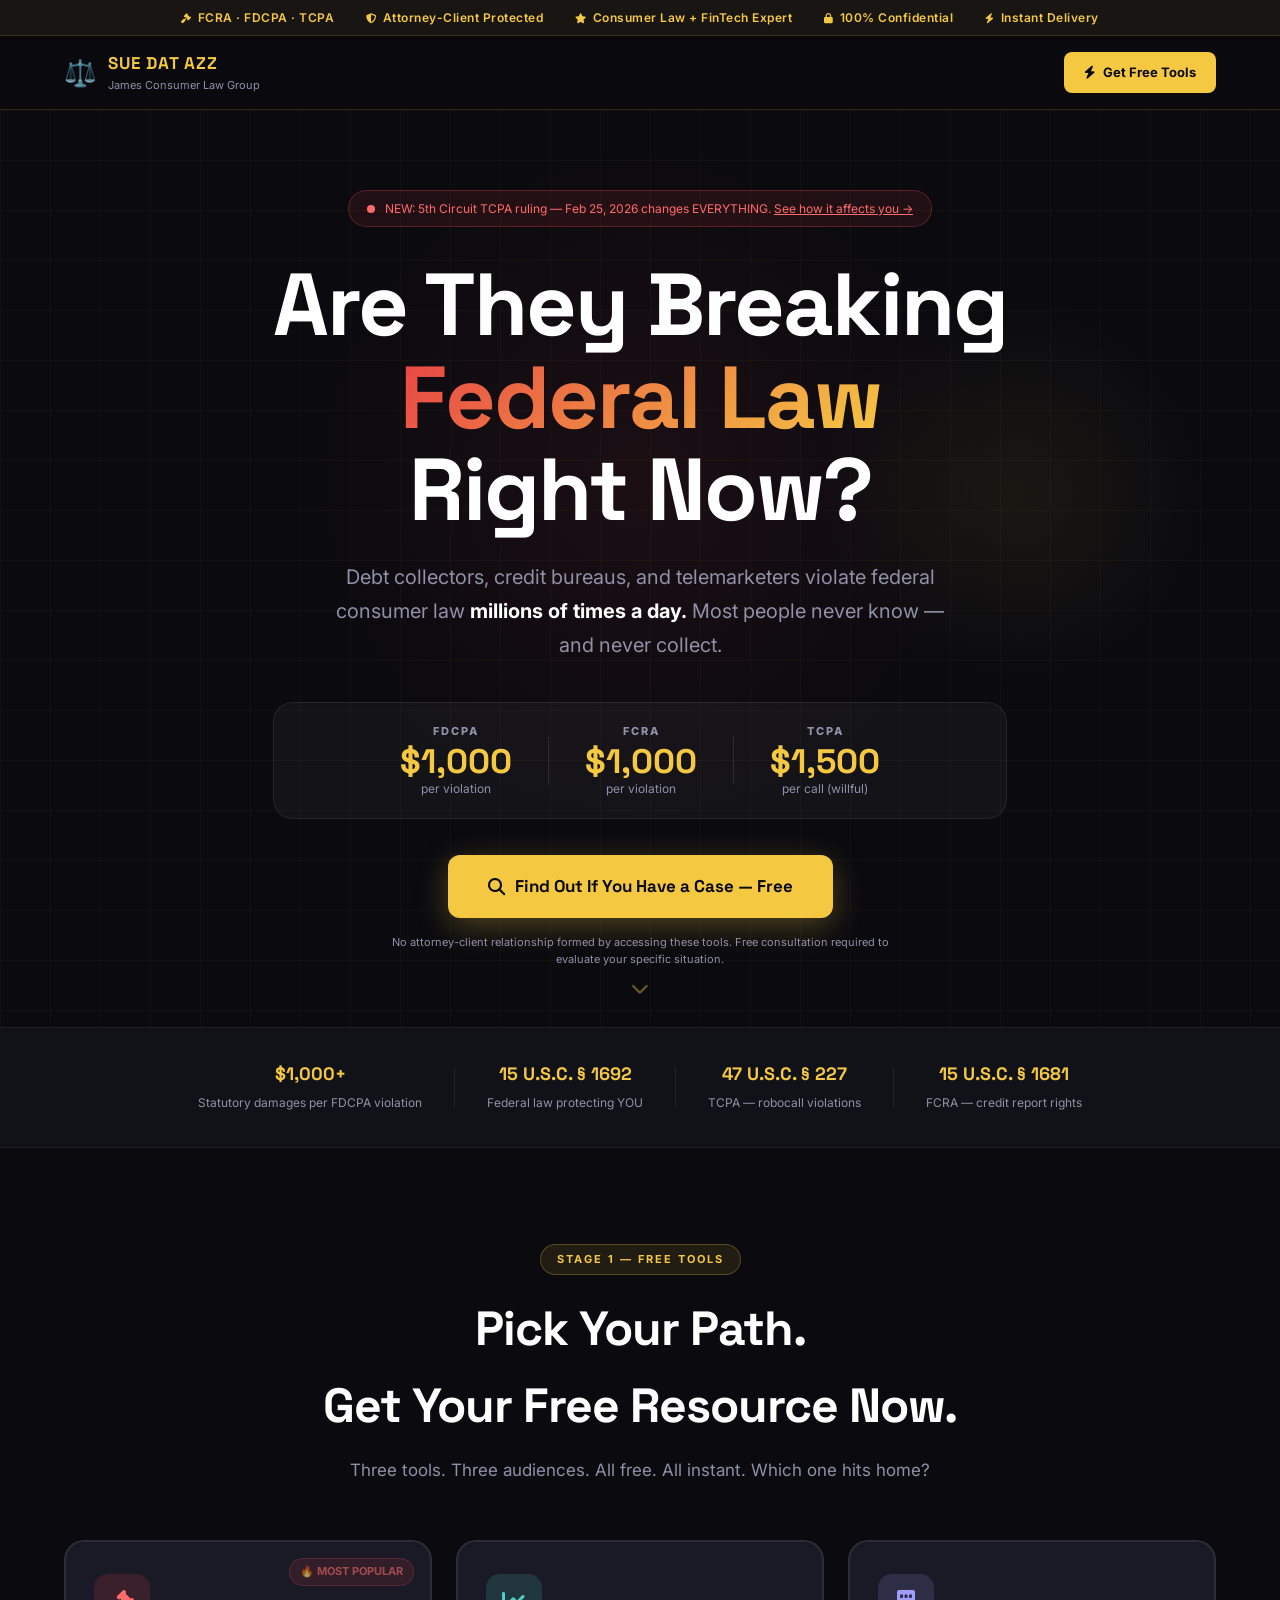
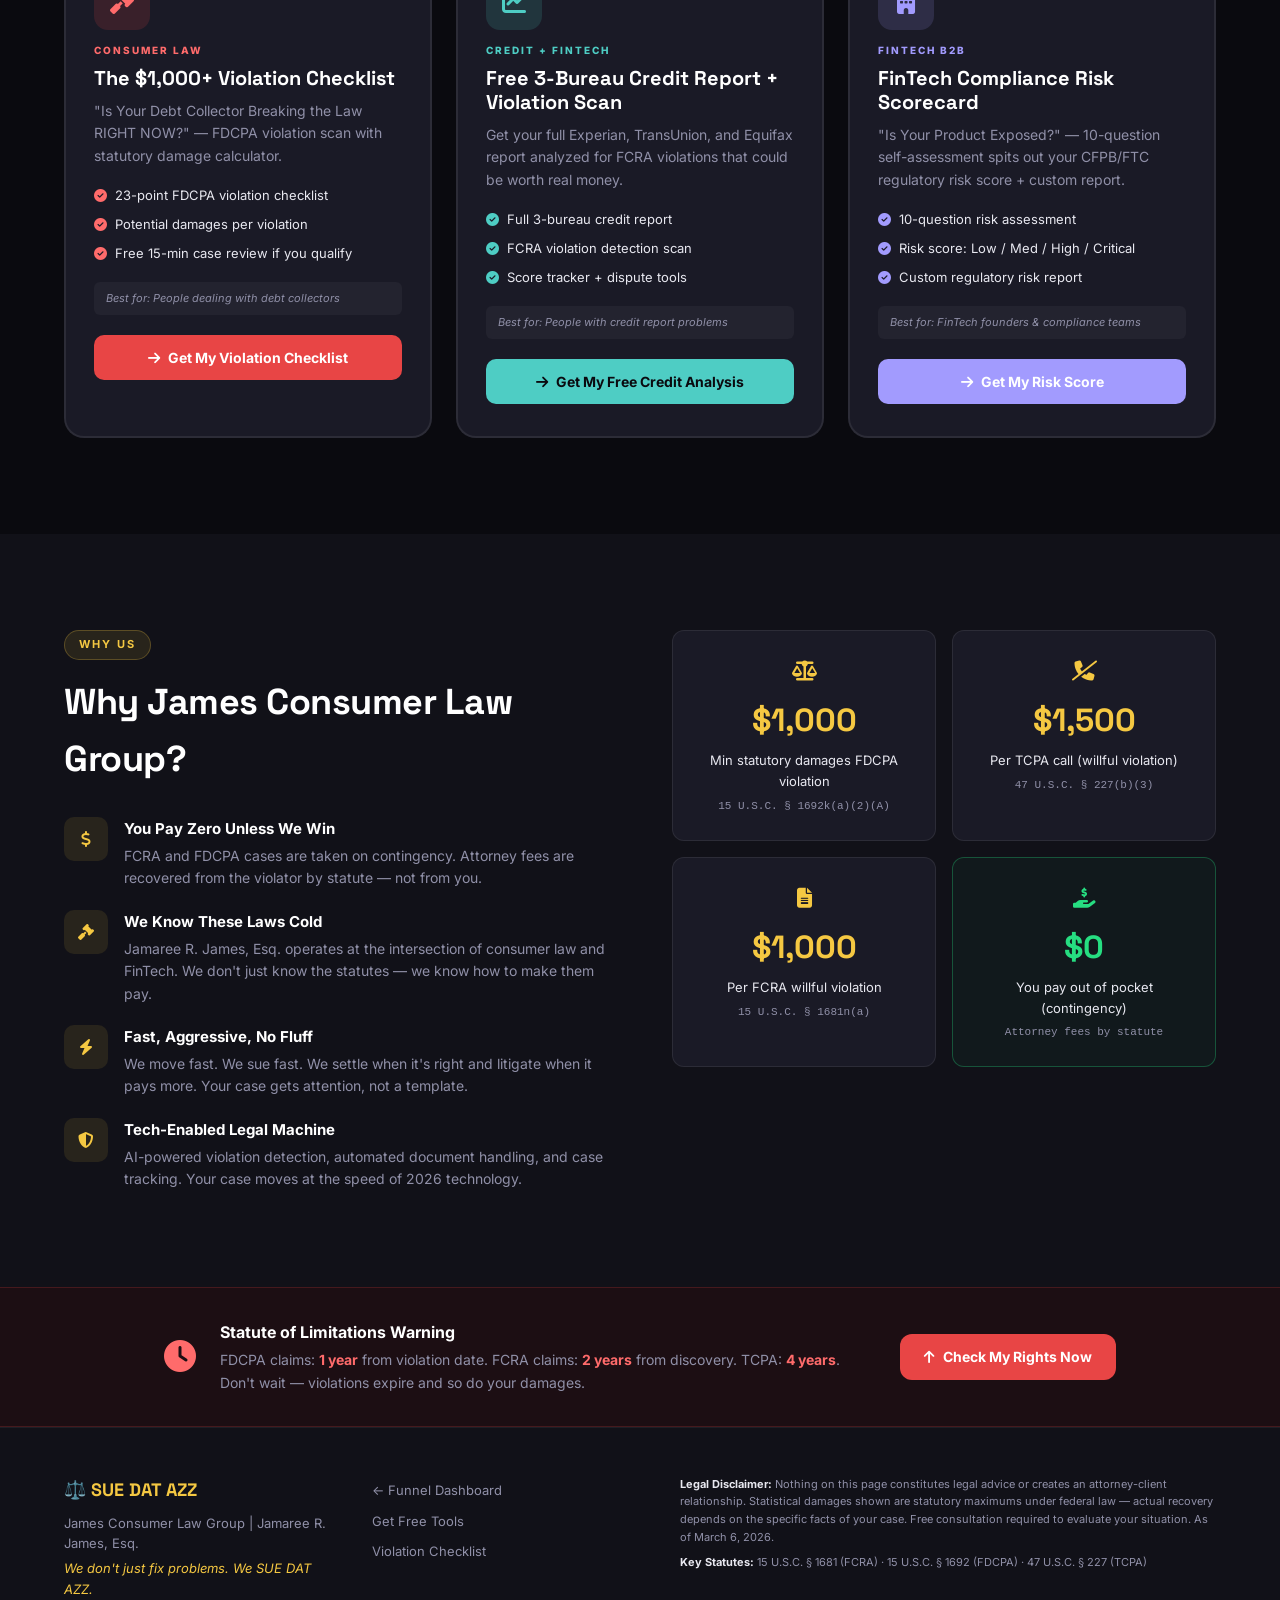
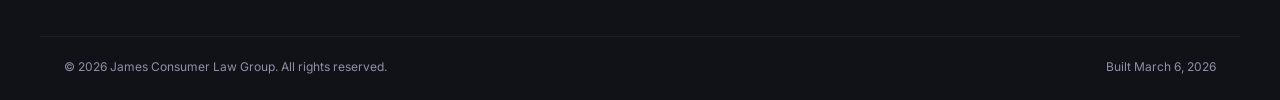
<file: stage1.html>
<!DOCTYPE html>
<html lang="en">
<head>
  <meta charset="UTF-8" />
  <meta name="viewport" content="width=device-width, initial-scale=1.0" />
  <title>⚖️ Sue Dat Azz | Free Legal + Credit Tools | James Consumer Law Group</title>
  <meta name="description" content="Is your debt collector breaking the law RIGHT NOW? Get your free violation checklist + 3-bureau credit scan. James Consumer Law Group — Jamaree R. James, Esq." />
  <link href="https://fonts.googleapis.com/css2?family=Inter:wght@300;400;500;600;700;800;900&family=Space+Grotesk:wght@400;500;600;700;800&display=swap" rel="stylesheet" />
  <link rel="stylesheet" href="https://cdn.jsdelivr.net/npm/@fortawesome/fontawesome-free@6.4.0/css/all.min.css" />
  <link rel="stylesheet" href="css/intake.css" />
</head>
<body>

<!-- ══════════ TRUST BAR ══════════ -->
<div class="trust-bar">
  <div class="trust-bar-inner">
    <span><i class="fas fa-gavel"></i> FCRA · FDCPA · TCPA</span>
    <span><i class="fas fa-shield-alt"></i> Attorney-Client Protected</span>
    <span><i class="fas fa-star"></i> Consumer Law + FinTech Expert</span>
    <span><i class="fas fa-lock"></i> 100% Confidential</span>
    <span><i class="fas fa-bolt"></i> Instant Delivery</span>
  </div>
</div>

<!-- ══════════ HEADER ══════════ -->
<header class="intake-header">
  <div class="intake-header-inner">
    <a href="index.html" class="intake-logo">
      <span class="logo-icon">⚖️</span>
      <div>
        <span class="logo-name">SUE DAT AZZ</span>
        <span class="logo-sub">James Consumer Law Group</span>
      </div>
    </a>
    <div class="header-cta">
      <a href="#pick-your-path" class="btn-header-cta">
        <i class="fas fa-bolt"></i> Get Free Tools
      </a>
    </div>
  </div>
</header>

<!-- ══════════ HERO ══════════ -->
<section class="intake-hero">
  <div class="hero-noise"></div>
  <div class="intake-hero-inner">
    <div class="hero-alert-badge">
      <span class="alert-dot"></span>
      <span>NEW: 5th Circuit TCPA ruling — Feb 25, 2026 changes EVERYTHING. <a href="#" class="alert-link">See how it affects you →</a></span>
    </div>
    <h1 class="intake-hero-title">
      Are They Breaking<br/>
      <span class="hero-highlight">Federal Law</span><br/>
      Right Now?
    </h1>
    <p class="intake-hero-sub">
      Debt collectors, credit bureaus, and telemarketers violate federal consumer law <strong>millions of times a day.</strong> Most people never know — and never collect.
    </p>
    <div class="hero-damage-banner">
      <div class="damage-item">
        <span class="damage-law">FDCPA</span>
        <span class="damage-amt">$1,000</span>
        <span class="damage-desc">per violation</span>
      </div>
      <div class="damage-divider"></div>
      <div class="damage-item">
        <span class="damage-law">FCRA</span>
        <span class="damage-amt">$1,000</span>
        <span class="damage-desc">per violation</span>
      </div>
      <div class="damage-divider"></div>
      <div class="damage-item">
        <span class="damage-law">TCPA</span>
        <span class="damage-amt">$1,500</span>
        <span class="damage-desc">per call (willful)</span>
      </div>
    </div>
    <a href="#pick-your-path" class="btn-hero">
      <i class="fas fa-search"></i> Find Out If You Have a Case — Free
    </a>
    <p class="hero-disclaimer">No attorney-client relationship formed by accessing these tools. Free consultation required to evaluate your specific situation.</p>
  </div>
  <div class="hero-scroll-cue">
    <i class="fas fa-chevron-down"></i>
  </div>
</section>

<!-- ══════════ SOCIAL PROOF ══════════ -->
<section class="social-proof-bar">
  <div class="spb-inner">
    <div class="sp-stat">
      <span class="sp-num">$1,000+</span>
      <span class="sp-label">Statutory damages per FDCPA violation</span>
    </div>
    <div class="sp-divider"></div>
    <div class="sp-stat">
      <span class="sp-num">15 U.S.C. § 1692</span>
      <span class="sp-label">Federal law protecting YOU</span>
    </div>
    <div class="sp-divider"></div>
    <div class="sp-stat">
      <span class="sp-num">47 U.S.C. § 227</span>
      <span class="sp-label">TCPA — robocall violations</span>
    </div>
    <div class="sp-divider"></div>
    <div class="sp-stat">
      <span class="sp-num">15 U.S.C. § 1681</span>
      <span class="sp-label">FCRA — credit report rights</span>
    </div>
  </div>
</section>

<!-- ══════════ PICK YOUR PATH ══════════ -->
<section class="path-section" id="pick-your-path">
  <div class="path-inner">
    <div class="path-header">
      <span class="path-badge">STAGE 1 — FREE TOOLS</span>
      <h2>Pick Your Path.<br/>Get Your Free Resource Now.</h2>
      <p>Three tools. Three audiences. All free. All instant. Which one hits home?</p>
    </div>

    <div class="path-cards">

      <!-- PATH A — Legal -->
      <div class="path-card path-legal" id="path-legal-card" onclick="selectPath('legal')">
        <div class="path-card-glow"></div>
        <div class="path-hot-badge">🔥 MOST POPULAR</div>
        <div class="path-icon-wrap">
          <div class="path-icon"><i class="fas fa-gavel"></i></div>
        </div>
        <div class="path-tag">CONSUMER LAW</div>
        <h3>The $1,000+ Violation Checklist</h3>
        <p class="path-desc">"Is Your Debt Collector Breaking the Law RIGHT NOW?" — FDCPA violation scan with statutory damage calculator.</p>
        <div class="path-value-prop">
          <div class="pvp-item"><i class="fas fa-check-circle"></i> 23-point FDCPA violation checklist</div>
          <div class="pvp-item"><i class="fas fa-check-circle"></i> Potential damages per violation</div>
          <div class="pvp-item"><i class="fas fa-check-circle"></i> Free 15-min case review if you qualify</div>
        </div>
        <div class="path-audience">Best for: People dealing with debt collectors</div>
        <button class="path-select-btn legal-btn">
          <i class="fas fa-arrow-right"></i> Get My Violation Checklist
        </button>
      </div>

      <!-- PATH B — Credit/MFSN -->
      <div class="path-card path-credit" id="path-credit-card" onclick="selectPath('credit')">
        <div class="path-card-glow"></div>
        <div class="path-icon-wrap">
          <div class="path-icon"><i class="fas fa-chart-line"></i></div>
        </div>
        <div class="path-tag">CREDIT + FINTECH</div>
        <h3>Free 3-Bureau Credit Report + Violation Scan</h3>
        <p class="path-desc">Get your full Experian, TransUnion, and Equifax report analyzed for FCRA violations that could be worth real money.</p>
        <div class="path-value-prop">
          <div class="pvp-item"><i class="fas fa-check-circle"></i> Full 3-bureau credit report</div>
          <div class="pvp-item"><i class="fas fa-check-circle"></i> FCRA violation detection scan</div>
          <div class="pvp-item"><i class="fas fa-check-circle"></i> Score tracker + dispute tools</div>
        </div>
        <div class="path-audience">Best for: People with credit report problems</div>
        <button class="path-select-btn credit-btn">
          <i class="fas fa-arrow-right"></i> Get My Free Credit Analysis
        </button>
      </div>

      <!-- PATH C — B2B -->
      <div class="path-card path-b2b" id="path-b2b-card" onclick="selectPath('b2b')">
        <div class="path-card-glow"></div>
        <div class="path-icon-wrap">
          <div class="path-icon"><i class="fas fa-building"></i></div>
        </div>
        <div class="path-tag">FINTECH B2B</div>
        <h3>FinTech Compliance Risk Scorecard</h3>
        <p class="path-desc">"Is Your Product Exposed?" — 10-question self-assessment spits out your CFPB/FTC regulatory risk score + custom report.</p>
        <div class="path-value-prop">
          <div class="pvp-item"><i class="fas fa-check-circle"></i> 10-question risk assessment</div>
          <div class="pvp-item"><i class="fas fa-check-circle"></i> Risk score: Low / Med / High / Critical</div>
          <div class="pvp-item"><i class="fas fa-check-circle"></i> Custom regulatory risk report</div>
        </div>
        <div class="path-audience">Best for: FinTech founders & compliance teams</div>
        <button class="path-select-btn b2b-btn">
          <i class="fas fa-arrow-right"></i> Get My Risk Score
        </button>
      </div>

    </div>
  </div>
</section>

<!-- ══════════════════════════════════════════
   FORMS CONTAINER — all 3 forms live here
══════════════════════════════════════════ -->
<section class="forms-section" id="forms-section" style="display:none;">
  <div class="forms-inner">

    <!-- ── FORM A: FDCPA VIOLATION CHECKLIST ── -->
    <div class="form-panel" id="form-legal" style="display:none;">
      <div class="form-panel-header">
        <button class="back-btn" onclick="goBack()"><i class="fas fa-arrow-left"></i> Back</button>
        <div class="fph-title">
          <span class="fph-badge legal-badge">FDCPA VIOLATION SCAN</span>
          <h2>The $1,000+ Violation Checklist</h2>
          <p>Check every box that applies. Each checked item = potential <strong>$1,000 in statutory damages</strong> under 15 U.S.C. § 1692k.</p>
        </div>
      </div>

      <!-- Checklist UI -->
      <div class="checklist-wrap">
        <div class="checklist-intro">
          <i class="fas fa-info-circle"></i>
          <span>Under the FDCPA (15 U.S.C. § 1692), debt collectors who commit these violations owe you up to <strong>$1,000 per action</strong> plus actual damages and attorney fees — which WE recover, not you.</span>
        </div>

        <div class="violation-checklist" id="violation-checklist">

          <div class="violation-category">
            <div class="vc-header"><i class="fas fa-phone-slash"></i> Communication Violations (§ 1692c)</div>
            <div class="vc-items">
              <label class="violation-item" onclick="countViolations()">
                <input type="checkbox" class="vi-check" />
                <div class="vi-content">
                  <span class="vi-title">Called before 8 AM or after 9 PM</span>
                  <span class="vi-cite">15 U.S.C. § 1692c(a)(1)</span>
                  <span class="vi-damages">$1,000 statutory</span>
                </div>
              </label>
              <label class="violation-item" onclick="countViolations()">
                <input type="checkbox" class="vi-check" />
                <div class="vi-content">
                  <span class="vi-title">Called your workplace after being told not to</span>
                  <span class="vi-cite">15 U.S.C. § 1692c(a)(3)</span>
                  <span class="vi-damages">$1,000 statutory</span>
                </div>
              </label>
              <label class="violation-item" onclick="countViolations()">
                <input type="checkbox" class="vi-check" />
                <div class="vi-content">
                  <span class="vi-title">Continued contacting you after written cease-and-desist</span>
                  <span class="vi-cite">15 U.S.C. § 1692c(c)</span>
                  <span class="vi-damages">$1,000 statutory</span>
                </div>
              </label>
              <label class="violation-item" onclick="countViolations()">
                <input type="checkbox" class="vi-check" />
                <div class="vi-content">
                  <span class="vi-title">Contacted you directly after learning you have an attorney</span>
                  <span class="vi-cite">15 U.S.C. § 1692c(a)(2)</span>
                  <span class="vi-damages">$1,000 statutory</span>
                </div>
              </label>
              <label class="violation-item" onclick="countViolations()">
                <input type="checkbox" class="vi-check" />
                <div class="vi-content">
                  <span class="vi-title">Contacted third parties (family, employer, neighbors) about your debt</span>
                  <span class="vi-cite">15 U.S.C. § 1692b, 1692c</span>
                  <span class="vi-damages">$1,000 statutory + actual</span>
                </div>
              </label>
            </div>
          </div>

          <div class="violation-category">
            <div class="vc-header"><i class="fas fa-ban"></i> Harassment &amp; Abuse Violations (§ 1692d)</div>
            <div class="vc-items">
              <label class="violation-item" onclick="countViolations()">
                <input type="checkbox" class="vi-check" />
                <div class="vi-content">
                  <span class="vi-title">Used threatening, obscene, or abusive language</span>
                  <span class="vi-cite">15 U.S.C. § 1692d(2)</span>
                  <span class="vi-damages">$1,000 + actual damages</span>
                </div>
              </label>
              <label class="violation-item" onclick="countViolations()">
                <input type="checkbox" class="vi-check" />
                <div class="vi-content">
                  <span class="vi-title">Called repeatedly to harass, annoy, or abuse</span>
                  <span class="vi-cite">15 U.S.C. § 1692d(5)</span>
                  <span class="vi-damages">$1,000 statutory</span>
                </div>
              </label>
              <label class="violation-item" onclick="countViolations()">
                <input type="checkbox" class="vi-check" />
                <div class="vi-content">
                  <span class="vi-title">Failed to identify themselves as a debt collector on calls</span>
                  <span class="vi-cite">15 U.S.C. § 1692d(6)</span>
                  <span class="vi-damages">$1,000 statutory</span>
                </div>
              </label>
              <label class="violation-item" onclick="countViolations()">
                <input type="checkbox" class="vi-check" />
                <div class="vi-content">
                  <span class="vi-title">Threatened violence or criminal action</span>
                  <span class="vi-cite">15 U.S.C. § 1692d(1)</span>
                  <span class="vi-damages">$1,000 + punitive damages</span>
                </div>
              </label>
            </div>
          </div>

          <div class="violation-category">
            <div class="vc-header"><i class="fas fa-exclamation-triangle"></i> False &amp; Misleading Representations (§ 1692e)</div>
            <div class="vc-items">
              <label class="violation-item" onclick="countViolations()">
                <input type="checkbox" class="vi-check" />
                <div class="vi-content">
                  <span class="vi-title">Falsely claimed to be a law firm or attorney</span>
                  <span class="vi-cite">15 U.S.C. § 1692e(3)</span>
                  <span class="vi-damages">$1,000 statutory</span>
                </div>
              </label>
              <label class="violation-item" onclick="countViolations()">
                <input type="checkbox" class="vi-check" />
                <div class="vi-content">
                  <span class="vi-title">Threatened arrest or criminal prosecution for a debt</span>
                  <span class="vi-cite">15 U.S.C. § 1692e(4)</span>
                  <span class="vi-damages">$1,000 statutory</span>
                </div>
              </label>
              <label class="violation-item" onclick="countViolations()">
                <input type="checkbox" class="vi-check" />
                <div class="vi-content">
                  <span class="vi-title">Misrepresented the amount owed or added unauthorized fees</span>
                  <span class="vi-cite">15 U.S.C. § 1692e(2), 1692f(1)</span>
                  <span class="vi-damages">$1,000 + actual damages</span>
                </div>
              </label>
              <label class="violation-item" onclick="countViolations()">
                <input type="checkbox" class="vi-check" />
                <div class="vi-content">
                  <span class="vi-title">Threatened legal action they couldn't or wouldn't take</span>
                  <span class="vi-cite">15 U.S.C. § 1692e(5)</span>
                  <span class="vi-damages">$1,000 statutory</span>
                </div>
              </label>
              <label class="violation-item" onclick="countViolations()">
                <input type="checkbox" class="vi-check" />
                <div class="vi-content">
                  <span class="vi-title">Sent documents designed to look like official court papers</span>
                  <span class="vi-cite">15 U.S.C. § 1692e(9)</span>
                  <span class="vi-damages">$1,000 statutory</span>
                </div>
              </label>
            </div>
          </div>

          <div class="violation-category">
            <div class="vc-header"><i class="fas fa-file-alt"></i> Debt Validation Violations (§ 1692g)</div>
            <div class="vc-items">
              <label class="violation-item" onclick="countViolations()">
                <input type="checkbox" class="vi-check" />
                <div class="vi-content">
                  <span class="vi-title">Did NOT send you a written debt validation notice within 5 days</span>
                  <span class="vi-cite">15 U.S.C. § 1692g(a)</span>
                  <span class="vi-damages">$1,000 statutory</span>
                </div>
              </label>
              <label class="violation-item" onclick="countViolations()">
                <input type="checkbox" class="vi-check" />
                <div class="vi-content">
                  <span class="vi-title">Continued collection after written debt validation request within 30 days</span>
                  <span class="vi-cite">15 U.S.C. § 1692g(b)</span>
                  <span class="vi-damages">$1,000 statutory</span>
                </div>
              </label>
              <label class="violation-item" onclick="countViolations()">
                <input type="checkbox" class="vi-content">
                <div class="vi-content">
                  <span class="vi-title">Could not verify or validate the debt when you disputed it</span>
                  <span class="vi-cite">15 U.S.C. § 1692g</span>
                  <span class="vi-damages">$1,000 + actual damages</span>
                </div>
              </label>
            </div>
          </div>

          <div class="violation-category">
            <div class="vc-header"><i class="fas fa-dollar-sign"></i> Unfair Practices (§ 1692f)</div>
            <div class="vc-items">
              <label class="violation-item" onclick="countViolations()">
                <input type="checkbox" class="vi-check" />
                <div class="vi-content">
                  <span class="vi-title">Attempted to collect on a debt past the statute of limitations</span>
                  <span class="vi-cite">15 U.S.C. § 1692f + state law</span>
                  <span class="vi-damages">$1,000 + actual damages</span>
                </div>
              </label>
              <label class="violation-item" onclick="countViolations()">
                <input type="checkbox" class="vi-check" />
                <div class="vi-content">
                  <span class="vi-title">Deposited a post-dated check early</span>
                  <span class="vi-cite">15 U.S.C. § 1692f(4)</span>
                  <span class="vi-damages">$1,000 + actual damages</span>
                </div>
              </label>
              <label class="violation-item" onclick="countViolations()">
                <input type="checkbox" class="vi-check" />
                <div class="vi-content">
                  <span class="vi-title">Added unauthorized interest, fees, or charges</span>
                  <span class="vi-cite">15 U.S.C. § 1692f(1)</span>
                  <span class="vi-damages">$1,000 + actual damages</span>
                </div>
              </label>
            </div>
          </div>

        </div><!-- end violation-checklist -->

        <!-- Live Damage Counter -->
        <div class="damage-counter" id="damage-counter">
          <div class="dc-label">YOUR POTENTIAL STATUTORY DAMAGES</div>
          <div class="dc-amount" id="dc-amount">$0</div>
          <div class="dc-checks" id="dc-checks">0 violations checked</div>
          <div class="dc-note">+ Attorney fees recovered by statute (15 U.S.C. § 1692k) — you pay $0 out of pocket</div>
        </div>

        <!-- Qualify Gate -->
        <div class="qualify-gate" id="qualify-gate" style="display:none;">
          <div class="qg-icon"><i class="fas fa-exclamation-circle"></i></div>
          <h3 id="qg-title">You may have a case.</h3>
          <p id="qg-message">You checked violations that could entitle you to statutory damages. Get a FREE 15-minute violation review with Jamaree R. James, Esq.</p>
          <button class="qg-cta-btn" onclick="showLeadCapture('legal')">
            <i class="fas fa-calendar-check"></i> Book My Free 15-Min Review
          </button>
        </div>

      </div><!-- end checklist-wrap -->
    </div><!-- end form-legal -->

    <!-- ── FORM B: CREDIT MONITORING / MFSN ── -->
    <div class="form-panel" id="form-credit" style="display:none;">
      <div class="form-panel-header">
        <button class="back-btn" onclick="goBack()"><i class="fas fa-arrow-left"></i> Back</button>
        <div class="fph-title">
          <span class="fph-badge credit-badge">FREE CREDIT ANALYSIS</span>
          <h2>Your 3-Bureau Credit Report + FCRA Violation Scan</h2>
          <p>Get your full Experian, TransUnion, and Equifax reports analyzed for violations that could be worth real money.</p>
        </div>
      </div>

      <div class="credit-steps">
        <!-- Step 1: What we check -->
        <div class="credit-what-we-check">
          <h3><i class="fas fa-search"></i> What We Scan For (Each One = Up to $1,000)</h3>
          <div class="scan-items">
            <div class="scan-item">
              <i class="fas fa-times-circle"></i>
              <div>
                <strong>Inaccurate Account Info</strong>
                <span>Wrong balances, late payments you didn't make, accounts that aren't yours</span>
              </div>
            </div>
            <div class="scan-item">
              <i class="fas fa-ghost"></i>
              <div>
                <strong>Zombie Debt Re-aging</strong>
                <span>Old debts re-reported as new to reset the 7-year clock — illegal under § 1681c</span>
              </div>
            </div>
            <div class="scan-item">
              <i class="fas fa-exclamation-circle"></i>
              <div>
                <strong>Failed Dispute Investigations</strong>
                <span>Bureau didn't investigate your dispute properly — triggers § 1681i damages</span>
              </div>
            </div>
            <div class="scan-item">
              <i class="fas fa-user-times"></i>
              <div>
                <strong>Mixed Files / Identity Errors</strong>
                <span>Someone else's info on your report — bureau liability under § 1681e(b)</span>
              </div>
            </div>
            <div class="scan-item">
              <i class="fas fa-dollar-sign"></i>
              <div>
                <strong>Medical Debt Violations</strong>
                <span>Medical debt reporting under new 2025-2026 state law changes</span>
              </div>
            </div>
          </div>
        </div>

        <!-- Step 2: MFSN Enrollment CTA -->
        <div class="mfsn-cta-block">
          <div class="mfsn-badge">POWERED BY MYFREESCORENOW</div>
          <div class="mfsn-offer">
            <div class="mfsn-price">
              <span class="mfsn-price-amt">$1</span>
              <span class="mfsn-price-period">7-day trial</span>
            </div>
            <div class="mfsn-offer-details">
              <h3>Get All 3 Bureau Reports + Scores</h3>
              <p>Full Experian, TransUnion &amp; Equifax 3-bureau report. Then only $29.90/month — cancel anytime.</p>
              <ul class="mfsn-features">
                <li><i class="fas fa-check"></i> 3-bureau credit report instantly</li>
                <li><i class="fas fa-check"></i> Credit score monitoring (all 3)</li>
                <li><i class="fas fa-check"></i> Identity protection alerts</li>
                <li><i class="fas fa-check"></i> FCRA violation pre-scan included</li>
                <li><i class="fas fa-check"></i> Direct access to dispute tools</li>
              </ul>
            </div>
          </div>
          <button class="mfsn-enroll-btn" onclick="showLeadCapture('credit')">
            <i class="fas fa-lock"></i> Start My $1 Trial — Get All 3 Reports
          </button>
          <p class="mfsn-disclaimer">After 7 days, $29.90/month. Cancel anytime. Secure enrollment. No commitment.</p>
        </div>

        <!-- FCRA Rights Block -->
        <div class="fcra-rights-block">
          <h4><i class="fas fa-balance-scale"></i> Your FCRA Rights (15 U.S.C. § 1681)</h4>
          <div class="rights-grid">
            <div class="right-item"><i class="fas fa-check-circle"></i> Right to accurate reporting</div>
            <div class="right-item"><i class="fas fa-check-circle"></i> Right to free annual reports</div>
            <div class="right-item"><i class="fas fa-check-circle"></i> Right to dispute errors</div>
            <div class="right-item"><i class="fas fa-check-circle"></i> Right to investigation within 30 days</div>
            <div class="right-item"><i class="fas fa-check-circle"></i> Right to sue for violations</div>
            <div class="right-item"><i class="fas fa-check-circle"></i> $100–$1,000 per willful violation</div>
          </div>
        </div>
      </div>
    </div><!-- end form-credit -->

    <!-- ── FORM C: B2B RISK SCORECARD ── -->
    <div class="form-panel" id="form-b2b" style="display:none;">
      <div class="form-panel-header">
        <button class="back-btn" onclick="goBack()"><i class="fas fa-arrow-left"></i> Back</button>
        <div class="fph-title">
          <span class="fph-badge b2b-badge">FINTECH COMPLIANCE SCORECARD</span>
          <h2>Is Your FinTech Product Exposed?</h2>
          <p>10 questions. Get your CFPB/FTC regulatory risk score instantly. High scorers get a free compliance consultation.</p>
        </div>
      </div>

      <div class="scorecard-wrap" id="scorecard-wrap">
        <div class="scorecard-progress-bar">
          <div class="sc-progress" id="sc-progress-bar" style="width:0%"></div>
        </div>
        <div class="sc-progress-label"><span id="sc-q-num">Question 1</span> of 10</div>

        <div class="scorecard-questions" id="scorecard-questions">
          <!-- Questions rendered by JS -->
        </div>

        <div class="scorecard-nav">
          <button class="sc-btn sc-prev" id="sc-prev-btn" onclick="scPrev()" style="display:none;">
            <i class="fas fa-arrow-left"></i> Previous
          </button>
          <button class="sc-btn sc-next" id="sc-next-btn" onclick="scNext()">
            Next <i class="fas fa-arrow-right"></i>
          </button>
        </div>
      </div>

      <!-- Scorecard Results (shown after completion) -->
      <div class="scorecard-results" id="scorecard-results" style="display:none;">
        <div class="sr-score-display">
          <div class="sr-score-circle" id="sr-circle">
            <span class="sr-score-num" id="sr-score-num">0</span>
            <span class="sr-score-label">/ 100</span>
          </div>
          <div class="sr-risk-label" id="sr-risk-label">Calculating...</div>
        </div>
        <div class="sr-findings" id="sr-findings"></div>
        <div class="sr-cta-block" id="sr-cta-block"></div>
      </div>

    </div><!-- end form-b2b -->

    <!-- ── LEAD CAPTURE FORM (universal) ── -->
    <div class="lead-capture-overlay" id="lead-capture-overlay" style="display:none;">
      <div class="lead-capture-modal">
        <button class="lcm-close" onclick="closeLCM()"><i class="fas fa-times"></i></button>
        <div class="lcm-icon" id="lcm-icon">⚖️</div>
        <h3 id="lcm-title">Get Your Free Resource</h3>
        <p id="lcm-subtitle">Enter your info and we'll get it to you instantly.</p>

        <form class="lead-form" id="lead-form" onsubmit="submitLead(event)">
          <div class="lf-row">
            <div class="lf-field">
              <label>First Name *</label>
              <input type="text" id="lf-first" placeholder="First name" required />
            </div>
            <div class="lf-field">
              <label>Last Name *</label>
              <input type="text" id="lf-last" placeholder="Last name" required />
            </div>
          </div>
          <div class="lf-field">
            <label>Email Address *</label>
            <input type="email" id="lf-email" placeholder="your@email.com" required />
          </div>
          <div class="lf-field">
            <label>Phone Number *</label>
            <input type="tel" id="lf-phone" placeholder="(555) 555-5555" required />
          </div>
          <div class="lf-field" id="lf-situation-wrap">
            <label>Briefly describe your situation</label>
            <textarea id="lf-situation" rows="3" placeholder="e.g. Debt collector called me 10 times last week, threatened to arrest me..."></textarea>
          </div>
          <div class="lf-field" id="lf-company-wrap" style="display:none;">
            <label>Company Name *</label>
            <input type="text" id="lf-company" placeholder="Your FinTech company" />
          </div>

          <div class="lf-consent">
            <label class="lf-consent-label">
              <input type="checkbox" id="lf-consent" required />
              <span>I understand this form does not create an attorney-client relationship. I consent to be contacted by James Consumer Law Group regarding my inquiry. <a href="#" class="lf-policy-link">Privacy Policy</a></span>
            </label>
          </div>

          <button type="submit" class="lf-submit-btn" id="lf-submit-btn">
            <i class="fas fa-bolt"></i>
            <span id="lf-submit-text">Send Me My Free Resource</span>
          </button>
        </form>

        <div class="lead-success" id="lead-success" style="display:none;">
          <div class="ls-icon">✅</div>
          <h3 id="ls-title">You're In!</h3>
          <p id="ls-message">Check your email in the next 2 minutes. Jamaree's team will reach out within 24 hours.</p>
          <div class="ls-next-steps" id="ls-next-steps"></div>
          <button class="ls-close-btn" onclick="closeLCM()">
            <i class="fas fa-check"></i> Got It — Close
          </button>
        </div>

      </div>
    </div>

  </div><!-- end forms-inner -->
</section>

<!-- ══════════ WHY JAMAREE ══════════ -->
<section class="why-section">
  <div class="why-inner">
    <div class="why-content">
      <span class="why-badge">WHY US</span>
      <h2>Why James Consumer Law Group?</h2>
      <div class="why-points">
        <div class="why-point">
          <div class="wp-icon"><i class="fas fa-dollar-sign"></i></div>
          <div>
            <strong>You Pay Zero Unless We Win</strong>
            <p>FCRA and FDCPA cases are taken on contingency. Attorney fees are recovered from the violator by statute — not from you.</p>
          </div>
        </div>
        <div class="why-point">
          <div class="wp-icon"><i class="fas fa-gavel"></i></div>
          <div>
            <strong>We Know These Laws Cold</strong>
            <p>Jamaree R. James, Esq. operates at the intersection of consumer law and FinTech. We don't just know the statutes — we know how to make them pay.</p>
          </div>
        </div>
        <div class="why-point">
          <div class="wp-icon"><i class="fas fa-bolt"></i></div>
          <div>
            <strong>Fast, Aggressive, No Fluff</strong>
            <p>We move fast. We sue fast. We settle when it's right and litigate when it pays more. Your case gets attention, not a template.</p>
          </div>
        </div>
        <div class="why-point">
          <div class="wp-icon"><i class="fas fa-shield-alt"></i></div>
          <div>
            <strong>Tech-Enabled Legal Machine</strong>
            <p>AI-powered violation detection, automated document handling, and case tracking. Your case moves at the speed of 2026 technology.</p>
          </div>
        </div>
      </div>
    </div>
    <div class="why-stats">
      <div class="ws-card">
        <div class="ws-icon"><i class="fas fa-balance-scale"></i></div>
        <div class="ws-stat">$1,000</div>
        <div class="ws-label">Min statutory damages FDCPA violation</div>
        <div class="ws-cite">15 U.S.C. § 1692k(a)(2)(A)</div>
      </div>
      <div class="ws-card">
        <div class="ws-icon"><i class="fas fa-phone-slash"></i></div>
        <div class="ws-stat">$1,500</div>
        <div class="ws-label">Per TCPA call (willful violation)</div>
        <div class="ws-cite">47 U.S.C. § 227(b)(3)</div>
      </div>
      <div class="ws-card">
        <div class="ws-icon"><i class="fas fa-file-alt"></i></div>
        <div class="ws-stat">$1,000</div>
        <div class="ws-label">Per FCRA willful violation</div>
        <div class="ws-cite">15 U.S.C. § 1681n(a)</div>
      </div>
      <div class="ws-card ws-highlight">
        <div class="ws-icon"><i class="fas fa-hand-holding-usd"></i></div>
        <div class="ws-stat">$0</div>
        <div class="ws-label">You pay out of pocket (contingency)</div>
        <div class="ws-cite">Attorney fees by statute</div>
      </div>
    </div>
  </div>
</section>

<!-- ══════════ URGENCY BANNER ══════════ -->
<section class="urgency-section">
  <div class="urgency-inner">
    <div class="urg-icon"><i class="fas fa-clock"></i></div>
    <div class="urg-content">
      <h3>Statute of Limitations Warning</h3>
      <p>FDCPA claims: <strong>1 year</strong> from violation date. FCRA claims: <strong>2 years</strong> from discovery. TCPA: <strong>4 years</strong>. Don't wait — violations expire and so do your damages.</p>
    </div>
    <a href="#pick-your-path" class="urg-cta">
      <i class="fas fa-arrow-up"></i> Check My Rights Now
    </a>
  </div>
</section>

<!-- ══════════ FOOTER ══════════ -->
<footer class="intake-footer">
  <div class="if-inner">
    <div class="if-brand">
      <span class="if-logo">⚖️ SUE DAT AZZ</span>
      <p>James Consumer Law Group | Jamaree R. James, Esq.</p>
      <p class="if-tagline">We don't just fix problems. We SUE DAT AZZ.</p>
    </div>
    <div class="if-nav">
      <a href="index.html">← Funnel Dashboard</a>
      <a href="#pick-your-path">Get Free Tools</a>
      <a href="#forms-section">Violation Checklist</a>
    </div>
    <div class="if-disclaimer">
      <p><strong>Legal Disclaimer:</strong> Nothing on this page constitutes legal advice or creates an attorney-client relationship. Statistical damages shown are statutory maximums under federal law — actual recovery depends on the specific facts of your case. Free consultation required to evaluate your situation. As of March 6, 2026.</p>
      <p><strong>Key Statutes:</strong> 15 U.S.C. § 1681 (FCRA) · 15 U.S.C. § 1692 (FDCPA) · 47 U.S.C. § 227 (TCPA)</p>
    </div>
  </div>
  <div class="if-bottom">
    <span>© 2026 James Consumer Law Group. All rights reserved.</span>
    <span>Built March 6, 2026</span>
  </div>
</footer>

<script>
// ══════════════════════════════════════════
// STAGE 1 — INTAKE PORTAL JS
// James Consumer Law Group | March 6, 2026
// ══════════════════════════════════════════

// ── Path selection ──
let currentPath = null;

function selectPath(path) {
  currentPath = path;
  // Highlight selected card
  document.querySelectorAll('.path-card').forEach(c => c.classList.remove('selected'));
  document.getElementById('path-' + path + '-card').classList.add('selected');

  // Show forms section
  const formsSection = document.getElementById('forms-section');
  formsSection.style.display = 'block';

  // Show correct form
  ['legal','credit','b2b'].forEach(function(p) {
    const panel = document.getElementById('form-' + p);
    if (panel) panel.style.display = p === path ? 'block' : 'none';
  });

  // Init B2B scorecard if needed
  if (path === 'b2b') initScorecard();

  // Smooth scroll
  setTimeout(function() {
    formsSection.scrollIntoView({ behavior: 'smooth', block: 'start' });
  }, 100);
}

function goBack() {
  document.getElementById('forms-section').style.display = 'none';
  document.getElementById('pick-your-path').scrollIntoView({ behavior: 'smooth' });
  currentPath = null;
}

// ── FDCPA Violation Counter ──
let checkedCount = 0;

function countViolations() {
  setTimeout(function() {
    const checks = document.querySelectorAll('.vi-check:checked');
    checkedCount = checks.length;
    const potential = checkedCount * 1000;

    document.getElementById('dc-amount').textContent = '$' + potential.toLocaleString() + '+';
    document.getElementById('dc-checks').textContent = checkedCount + ' violation' + (checkedCount !== 1 ? 's' : '') + ' identified';

    // Animate color
    const dc = document.getElementById('damage-counter');
    if (checkedCount === 0) {
      dc.classList.remove('dc-active', 'dc-hot');
    } else if (checkedCount >= 3) {
      dc.classList.add('dc-active', 'dc-hot');
    } else {
      dc.classList.add('dc-active');
      dc.classList.remove('dc-hot');
    }

    // Show qualify gate
    const gate = document.getElementById('qualify-gate');
    if (checkedCount >= 1) {
      gate.style.display = 'flex';
      const title = document.getElementById('qg-title');
      const msg = document.getElementById('qg-message');
      if (checkedCount >= 5) {
        gate.classList.add('qg-strong');
        title.textContent = 'STRONG CASE. ' + checkedCount + ' violations = $' + potential.toLocaleString() + '+ in potential damages.';
        msg.textContent = 'You have multiple serious violations. A free 15-minute review will show you exactly what they owe you. We take these cases on contingency — you pay nothing unless we win.';
      } else if (checkedCount >= 3) {
        gate.classList.add('qg-strong');
        title.textContent = 'You likely have a case. ' + checkedCount + ' violations checked.';
        msg.textContent = 'With ' + checkedCount + ' violations, you could be entitled to $' + potential.toLocaleString() + ' or more in statutory damages plus attorney fees. Get your free review.';
      } else {
        gate.classList.remove('qg-strong');
        title.textContent = 'You may have a case.';
        msg.textContent = 'Even 1 FDCPA violation entitles you to statutory damages. Get a free 15-minute violation review — no obligation, no cost.';
      }
      gate.scrollIntoView({ behavior: 'smooth', block: 'nearest' });
    } else {
      gate.style.display = 'none';
    }
  }, 50);
}

// ── B2B Scorecard ──
const scorecardQuestions = [
  {
    q: 'Does your product collect, store, or transmit consumer financial data (bank accounts, credit cards, income, assets)?',
    answers: ['Yes — primary function', 'Yes — secondary function', 'No'],
    scores: [20, 10, 0],
    risk: ['CFPB examination likely under Reg E, Reg Z, GLBA', 'Review GLBA Safeguards Rule applicability', ''],
  },
  {
    q: 'Is your product subject to CFPB supervision (e.g., you process more than 5 million consumer transactions/year)?',
    answers: ['Yes or likely yes', 'Unsure', 'No — below thresholds'],
    scores: [20, 12, 0],
    risk: ['Direct CFPB exam authority — you NEED compliance counsel now', 'Get a jurisdiction analysis immediately', ''],
  },
  {
    q: 'Do you offer "Buy Now Pay Later" (BNPL), earned wage access, or any credit product?',
    answers: ['Yes — BNPL or credit', 'Yes — EWA / payroll advance', 'No'],
    scores: [18, 15, 0],
    risk: ['CFPB BNPL interpretive rules apply — Reg Z likely', 'CFPB EWA guidance 2024 — must evaluate applicability', ''],
  },
  {
    q: 'Does your product send automated calls, texts, or emails to consumers for marketing?',
    answers: ['Yes — calls and/or texts', 'Yes — email only', 'No'],
    scores: [15, 5, 0],
    risk: ['TCPA exposure — new 5th Circuit ruling Feb 2026 changes consent requirements', 'CAN-SPAM + state email laws', ''],
  },
  {
    q: 'Do you share consumer financial data with third parties (data brokers, advertisers, affiliates)?',
    answers: ['Yes — regularly', 'Yes — limited', 'No'],
    scores: [18, 8, 0],
    risk: ['GLBA privacy + CFPB 1033 rulemaking — massive risk area', 'Review GLBA opt-out requirements', ''],
  },
  {
    q: 'Do you use AI or automated decision-making that affects consumer credit, lending, or account access?',
    answers: ['Yes — automated credit/lending decisions', 'Yes — other automated decisions', 'No'],
    scores: [20, 10, 0],
    risk: ['ECOA, FCRA adverse action notices required — CA AB 316 state exposure', 'Review UDAAP AI guidance', ''],
  },
  {
    q: 'Have you had a CFPB complaint filed against your company in the last 24 months?',
    answers: ['Yes — multiple complaints', 'Yes — 1-2 complaints', 'No'],
    scores: [25, 12, 0],
    risk: ['Pattern of complaints = CFPB enforcement trigger — immediate remediation needed', 'Review complaint content for systemic issues', ''],
  },
  {
    q: 'Does your product operate as or partner with a bank for deposit accounts, payments, or lending (BaaS)?',
    answers: ['Yes — we are the BaaS platform', 'Yes — we partner with a bank', 'No'],
    scores: [15, 10, 0],
    risk: ['FDIC BaaS guidance 2024 applies — bank partner must supervise your compliance', 'Ensure your bank partner has adequate oversight of your program', ''],
  },
  {
    q: 'Do you have a written UDAAP policy and conduct regular employee training?',
    answers: ['No written policy', 'Policy exists but not regularly trained', 'Yes — full policy + regular training'],
    scores: [15, 7, 0],
    risk: ['UDAAP is the FTC/CFPB wildcard — no policy = open liability', 'Training frequency matters in enforcement — quarterly minimum', ''],
  },
  {
    q: 'Do you have a compliance attorney or in-house counsel reviewing your product for regulatory changes?',
    answers: ['No legal review at all', 'Ad hoc — only when problems arise', 'Yes — regular proactive review'],
    scores: [20, 10, 0],
    risk: ['This is your single biggest risk factor — fix this first', 'Reactive compliance costs 10x more than proactive', ''],
  },
];

let scCurrentQ = 0;
let scAnswers = new Array(10).fill(null);

function initScorecard() {
  scCurrentQ = 0;
  scAnswers = new Array(10).fill(null);
  renderScQuestion();
}

function renderScQuestion() {
  const q = scorecardQuestions[scCurrentQ];
  const container = document.getElementById('scorecard-questions');
  const progressBar = document.getElementById('sc-progress-bar');
  const qNum = document.getElementById('sc-q-num');

  if (progressBar) progressBar.style.width = ((scCurrentQ / 10) * 100) + '%';
  if (qNum) qNum.textContent = 'Question ' + (scCurrentQ + 1);

  container.innerHTML = '<div class="sc-question">' +
    '<div class="sc-q-num">Q' + (scCurrentQ + 1) + ' of 10</div>' +
    '<div class="sc-q-text">' + q.q + '</div>' +
    '<div class="sc-answers">' +
    q.answers.map(function(ans, i) {
      const selected = scAnswers[scCurrentQ] === i ? ' sc-answer-selected' : '';
      return '<button class="sc-answer' + selected + '" onclick="selectAnswer(' + i + ')">' +
        '<div class="sca-check"><i class="fas fa-check"></i></div>' +
        '<span>' + ans + '</span>' +
        '</button>';
    }).join('') +
    '</div>' +
    '</div>';

  // Prev/next buttons
  const prevBtn = document.getElementById('sc-prev-btn');
  const nextBtn = document.getElementById('sc-next-btn');
  if (prevBtn) prevBtn.style.display = scCurrentQ > 0 ? 'inline-flex' : 'none';
  if (nextBtn) {
    nextBtn.textContent = scCurrentQ === 9 ? 'Get My Risk Score ' : 'Next ';
    nextBtn.innerHTML = scCurrentQ === 9
      ? 'Get My Risk Score <i class="fas fa-chart-bar"></i>'
      : 'Next <i class="fas fa-arrow-right"></i>';
  }
}

function selectAnswer(idx) {
  scAnswers[scCurrentQ] = idx;
  renderScQuestion();
}

function scNext() {
  if (scAnswers[scCurrentQ] === null) {
    // Flash unanswered
    const container = document.getElementById('scorecard-questions');
    container.classList.add('sc-shake');
    setTimeout(function() { container.classList.remove('sc-shake'); }, 500);
    return;
  }
  if (scCurrentQ < 9) {
    scCurrentQ++;
    renderScQuestion();
  } else {
    calcScorecardResults();
  }
}

function scPrev() {
  if (scCurrentQ > 0) { scCurrentQ--; renderScQuestion(); }
}

function calcScorecardResults() {
  let totalScore = 0;
  const findings = [];

  scAnswers.forEach(function(ans, i) {
    if (ans !== null) {
      const s = scorecardQuestions[i].scores[ans];
      totalScore += s;
      if (s > 0 && scorecardQuestions[i].risk[ans]) {
        findings.push({ q: scorecardQuestions[i].q, risk: scorecardQuestions[i].risk[ans], score: s });
      }
    }
  });

  // Normalize to 100
  const maxPossible = scorecardQuestions.reduce(function(acc, q) { return acc + Math.max(...q.scores); }, 0);
  const normalizedScore = Math.round((totalScore / maxPossible) * 100);

  let riskLevel, riskColor, riskDesc;
  if (normalizedScore >= 70) {
    riskLevel = 'CRITICAL RISK'; riskColor = '#fc5c65';
    riskDesc = 'You have serious, immediate regulatory exposure. Multiple enforcement vectors are open against your product. Legal counsel is not optional at this point.';
  } else if (normalizedScore >= 45) {
    riskLevel = 'HIGH RISK'; riskColor = '#E84545';
    riskDesc = 'Significant compliance gaps exist that could trigger CFPB or FTC enforcement. You need a full regulatory audit before your next product release.';
  } else if (normalizedScore >= 25) {
    riskLevel = 'MEDIUM RISK'; riskColor = '#fed330';
    riskDesc = 'You have real exposure in specific areas. Proactive remediation now is far cheaper than reactive enforcement defense later.';
  } else {
    riskLevel = 'LOW RISK'; riskColor = '#26de81';
    riskDesc = 'Your compliance posture looks relatively solid. Keep monitoring regulatory changes — the landscape shifts fast in 2026.';
  }

  // Show results
  document.getElementById('scorecard-wrap').style.display = 'none';
  const results = document.getElementById('scorecard-results');
  results.style.display = 'block';

  const circle = document.getElementById('sr-circle');
  circle.style.borderColor = riskColor;
  document.getElementById('sr-score-num').textContent = normalizedScore;
  const riskLabel = document.getElementById('sr-risk-label');
  riskLabel.textContent = riskLevel;
  riskLabel.style.color = riskColor;

  // Findings
  const findingsEl = document.getElementById('sr-findings');
  findingsEl.innerHTML = '<h4><i class="fas fa-exclamation-triangle"></i> Top Risk Findings</h4>' +
    '<p class="sr-desc">' + riskDesc + '</p>' +
    findings.slice(0, 5).map(function(f) {
      return '<div class="sr-finding">' +
        '<div class="srf-risk">' + f.risk + '</div>' +
        '</div>';
    }).join('');

  // CTA block
  const ctaBlock = document.getElementById('sr-cta-block');
  if (normalizedScore >= 25) {
    ctaBlock.innerHTML = '<div class="src-cta-header">Your score warrants a compliance consultation.</div>' +
      '<p>A 30-minute FinTech compliance consultation with Jamaree R. James, Esq. covers your top 3 risk areas and gives you a clear remediation roadmap. Normally $500. <strong>Free for high-risk scorers.</strong></p>' +
      '<button class="src-cta-btn" onclick="showLeadCapture(\'b2b\')">' +
      '<i class="fas fa-phone-alt"></i> Book Free Compliance Consultation' +
      '</button>';
  } else {
    ctaBlock.innerHTML = '<div class="src-cta-header">Stay ahead of regulatory changes.</div>' +
      '<p>Subscribe to our FinTech compliance alerts — monthly regulatory updates specific to your product type.</p>' +
      '<button class="src-cta-btn" onclick="showLeadCapture(\'b2b\')">' +
      '<i class="fas fa-bell"></i> Get Monthly Compliance Alerts' +
      '</button>';
  }
}

// ── Lead Capture Modal ──
let captureContext = 'legal';

function showLeadCapture(context) {
  captureContext = context;
  const overlay = document.getElementById('lead-capture-overlay');
  overlay.style.display = 'flex';
  document.body.style.overflow = 'hidden';

  // Reset form
  document.getElementById('lead-form').style.display = 'block';
  document.getElementById('lead-success').style.display = 'none';
  document.getElementById('lf-submit-btn').disabled = false;
  document.getElementById('lf-submit-text').textContent = 'Send Me My Free Resource';

  // Customize per context
  const icons = { legal: '⚖️', credit: '📊', b2b: '🏢' };
  const titles = {
    legal: 'Book Your Free 15-Min Violation Review',
    credit: 'Start Your Free $1 Credit Analysis',
    b2b: 'Book Your Free Compliance Consultation'
  };
  const subtitles = {
    legal: 'Jamaree R. James, Esq. will personally review your violations. No cost. No obligation.',
    credit: 'Get all 3 bureau reports + FCRA violation scan. $1 for 7 days, then $29.90/month.',
    b2b: 'Get your custom risk report and remediation roadmap. Free for qualified FinTech companies.'
  };

  document.getElementById('lcm-icon').textContent = icons[context] || '⚖️';
  document.getElementById('lcm-title').textContent = titles[context] || titles.legal;
  document.getElementById('lcm-subtitle').textContent = subtitles[context] || subtitles.legal;

  // Show/hide company field for B2B
  document.getElementById('lf-company-wrap').style.display = context === 'b2b' ? 'block' : 'none';
  document.getElementById('lf-situation-wrap').style.display = context === 'b2b' ? 'none' : 'block';
  if (context === 'b2b') {
    document.getElementById('lf-company').required = true;
    document.getElementById('lf-situation').required = false;
  } else {
    document.getElementById('lf-company').required = false;
    document.getElementById('lf-situation').required = false;
  }

  setTimeout(function() { document.getElementById('lf-first').focus(); }, 100);
}

function closeLCM() {
  document.getElementById('lead-capture-overlay').style.display = 'none';
  document.body.style.overflow = '';
}

// Close on outside click
document.addEventListener('click', function(e) {
  const overlay = document.getElementById('lead-capture-overlay');
  if (e.target === overlay) closeLCM();
});

// ── Lead Form Submit ──
async function submitLead(e) {
  e.preventDefault();
  const btn = document.getElementById('lf-submit-btn');
  const btnText = document.getElementById('lf-submit-text');
  btn.disabled = true;
  btnText.textContent = 'Submitting...';

  const firstName = document.getElementById('lf-first').value.trim();
  const lastName  = document.getElementById('lf-last').value.trim();
  const email     = document.getElementById('lf-email').value.trim();
  const phone     = document.getElementById('lf-phone').value.trim();
  const situation = document.getElementById('lf-situation').value.trim();
  const company   = document.getElementById('lf-company').value.trim();

  // Build lead record
  const leadData = {
    first_name: firstName,
    last_name: lastName,
    full_name: firstName + ' ' + lastName,
    email: email,
    phone: phone,
    path: captureContext,
    violations_checked: captureContext === 'legal' ? checkedCount : 0,
    potential_damages: captureContext === 'legal' ? checkedCount * 1000 : 0,
    situation: situation,
    company: company,
    source: 'stage1-intake-portal',
    submitted_at: new Date().toISOString(),
    utm_source: (function(){try{return sessionStorage.getItem('utm_source')||'organic';}catch(e){return 'organic';}}()),
    utm_medium: (function(){try{return sessionStorage.getItem('utm_medium')||'direct';}catch(e){return 'direct';}}()),
    utm_campaign: (function(){try{return sessionStorage.getItem('utm_campaign')||'stage1-intake';}catch(e){return 'stage1-intake';}}()),
    b2b_risk_score: (function(){try{return parseInt(sessionStorage.getItem('b2b_risk_score')||'0');}catch(e){return 0;}}()),
    page_url: window.location.href,
  };

  try {
    const res = await fetch('tables/leads', {
      method: 'POST',
      headers: { 'Content-Type': 'application/json' },
      body: JSON.stringify(leadData),
    });

    if (res.ok || res.status === 201) {
      showSuccess(firstName, captureContext);
    } else {
      // Still show success to not lose the lead
      showSuccess(firstName, captureContext);
    }
  } catch (err) {
    // Network error — still show success
    showSuccess(firstName, captureContext);
  }
}

function showSuccess(firstName, context) {
  document.getElementById('lead-form').style.display = 'none';
  document.getElementById('lead-success').style.display = 'block';

  const titles = {
    legal: "You're Queued for Your Free Review, " + firstName + "!",
    credit: "You're In, " + firstName + "! Check Your Email.",
    b2b: "Locked In, " + firstName + "! We'll Be in Touch."
  };
  const messages = {
    legal: "Jamaree's team will contact you within 24 hours to schedule your free 15-minute violation review. Check your email for confirmation.",
    credit: "Your $1 trial link is in your inbox. Full 3-bureau report + FCRA violation scan ready to go.",
    b2b: "Your risk scorecard and a free consultation invitation are on their way. High-risk scorers get priority scheduling."
  };
  const nextSteps = {
    legal: '<div class="ls-step"><span>1</span> Check email for confirmation</div>' +
           '<div class="ls-step"><span>2</span> Watch for calendar invite from Jamaree\'s team</div>' +
           '<div class="ls-step"><span>3</span> Prepare to discuss your specific violations in detail</div>',
    credit: '<div class="ls-step"><span>1</span> Check email for your $1 trial link</div>' +
            '<div class="ls-step"><span>2</span> Pull your 3-bureau report</div>' +
            '<div class="ls-step"><span>3</span> If violations found, our team will alert you</div>',
    b2b: '<div class="ls-step"><span>1</span> Check email for your risk report</div>' +
         '<div class="ls-step"><span>2</span> Review top findings before our call</div>' +
         '<div class="ls-step"><span>3</span> Schedule your free consultation</div>',
  };

  document.getElementById('ls-title').textContent = titles[context] || titles.legal;
  document.getElementById('ls-message').textContent = messages[context] || messages.legal;
  document.getElementById('ls-next-steps').innerHTML = nextSteps[context] || nextSteps.legal;
}

// ── Phone formatting ──
document.addEventListener('input', function(e) {
  if (e.target && e.target.id === 'lf-phone') {
    let v = e.target.value.replace(/\D/g, '').substring(0, 10);
    if (v.length >= 7) {
      v = '(' + v.substring(0,3) + ') ' + v.substring(3,6) + '-' + v.substring(6);
    } else if (v.length >= 4) {
      v = '(' + v.substring(0,3) + ') ' + v.substring(3);
    } else if (v.length > 0) {
      v = '(' + v;
    }
    e.target.value = v;
  }
});

// ── MFSN Config (swap PIDs per your MFSN partner portal) ──
const MFSN = {
  AID: 'YOUR_MFSN_AID',          // replace with Jamaree's actual AID
  PID_TRIAL: 'YOUR_PID_1',       // $29.90/mo, $1 7-day trial → $11/mo commission
  PID_NOTRIAL: 'YOUR_PID_2',     // $29.90/mo, no trial → $12.25/mo commission
  BASE_ENROLL: 'https://myfreescorenow.com/enroll/'
};

function getMFSNUrl(pid, params) {
  const base = MFSN.BASE_ENROLL + '?AID=' + MFSN.AID + '&PID=' + (pid || MFSN.PID_TRIAL);
  if (!params || !Object.keys(params).length) return base;
  const extra = Object.entries(params)
    .filter(function(kv) { return kv[1]; })
    .map(function(kv) { return encodeURIComponent(kv[0]) + '=' + encodeURIComponent(kv[1]); })
    .join('&');
  return base + (extra ? '&' + extra : '');
}

// ── UTM helpers ──
function getUTMParams() {
  const p = new URLSearchParams(window.location.search);
  return {
    utm_source: p.get('utm_source') || 'organic',
    utm_medium: p.get('utm_medium') || 'direct',
    utm_campaign: p.get('utm_campaign') || 'stage1-intake',
  };
}

// ── Post-submit tripwire upsell ──
function showTripwireUpsell(context, firstName) {
  const upsells = {
    legal: {
      headline: 'Before You Go, ' + firstName + ' — One More Thing',
      body: 'Your violation checklist is being sent. While you wait, grab the <strong>Demand Letter Starter Kit ($37)</strong> — a plug-and-play FDCPA demand letter that puts collectors on notice <em>today</em>. Most settlements start here.',
      cta: 'Yes — Add the $37 Demand Letter Kit →',
      url: 'stage2-tripwire.html?path=legal&name=' + encodeURIComponent(firstName),
      skip: 'No thanks, just the free checklist',
    },
    credit: {
      headline: firstName + ', Your $1 Trial Link Is in Your Inbox',
      body: 'While you pull your reports, protect your score with our <strong>Credit Warfare 90-Day Course ($97)</strong> — the exact dispute framework Jamaree uses with clients. Violations you find → we can litigate.',
      cta: 'Yes — Add Credit Warfare for $97 →',
      url: 'stage2-tripwire.html?path=education&name=' + encodeURIComponent(firstName),
      skip: 'No thanks, just the credit reports',
    },
    b2b: {
      headline: firstName + ', Your Risk Report Is On Its Way',
      body: 'Companies scoring HIGH or CRITICAL get priority access to our <strong>FinTech Compliance Audit ($5,000)</strong> — a full regulatory gap analysis with remediation roadmap. Founders who act now get founding-client rates.',
      cta: 'Yes — Tell Me About the Compliance Audit →',
      url: 'stage2-tripwire.html?path=b2b&name=' + encodeURIComponent(firstName),
      skip: 'No thanks, I\'ll wait for the consultation',
    },
  };

  const u = upsells[context] || upsells.legal;

  // Inject upsell block into lead-success
  const nextStepsEl = document.getElementById('ls-next-steps');
  const upsellHTML =
    '<div class="upsell-block" style="' +
      'background:linear-gradient(135deg,rgba(245,200,66,0.08),rgba(245,200,66,0.03));' +
      'border:1px solid rgba(245,200,66,0.3);border-radius:12px;padding:20px;margin-top:20px;' +
    '">' +
      '<div style="font-size:0.75rem;font-weight:700;letter-spacing:0.08em;color:#F5C842;margin-bottom:8px;text-transform:uppercase;">⚡ One-Time Offer</div>' +
      '<h4 style="font-size:1.1rem;font-weight:700;margin-bottom:10px;color:#fff;">' + u.headline + '</h4>' +
      '<p style="font-size:0.9rem;color:#b0b8cc;margin-bottom:16px;line-height:1.55;">' + u.body + '</p>' +
      '<a href="' + u.url + '" style="' +
        'display:block;text-align:center;padding:14px 20px;background:linear-gradient(135deg,#F5C842,#e6b800);' +
        'color:#0a0c10;font-weight:800;font-size:0.95rem;border-radius:8px;text-decoration:none;margin-bottom:10px;' +
      '">' + u.cta + '</a>' +
      '<button onclick="this.closest(\'.upsell-block\').remove()" style="' +
        'background:none;border:none;color:#5a6275;font-size:0.8rem;cursor:pointer;width:100%;text-align:center;padding:4px;' +
      '">' + u.skip + '</button>' +
    '</div>';

  if (nextStepsEl) {
    nextStepsEl.innerHTML = nextStepsEl.innerHTML + upsellHTML;
  }
}

// ── Override showSuccess to include MFSN redirect + upsell ──
const _originalShowSuccess = showSuccess;
function showSuccess(firstName, context) {
  _originalShowSuccess(firstName, context);
  // MFSN: auto-open enrollment URL for credit path after short delay
  if (context === 'credit') {
    const mfsnUrl = getMFSNUrl(MFSN.PID_TRIAL, getUTMParams());
    setTimeout(function() {
      const mfsnNote = document.getElementById('ls-next-steps');
      if (mfsnNote) {
        mfsnNote.innerHTML =
          '<div class="ls-step"><span>1</span> ' +
          '<a href="' + mfsnUrl + '" target="_blank" rel="noopener" style="color:#F5C842;font-weight:700;">' +
          '▶ Click here to activate your $1 trial now' +
          '</a></div>' +
          '<div class="ls-step"><span>2</span> Pull all 3 bureau reports instantly</div>' +
          '<div class="ls-step"><span>3</span> Forward your report link to our team for FCRA violation scan</div>' +
          mfsnNote.innerHTML;
      }
    }, 200);
  }
  // Fire post-submit upsell for all paths
  setTimeout(function() { showTripwireUpsell(context, firstName); }, 800);
}

// ── B2B score pass-through (stores score in sessionStorage for stage2) ──
const _originalCalcScorecardResults = calcScorecardResults;
function calcScorecardResults() {
  _originalCalcScorecardResults();
  let total = 0;
  scAnswers.forEach(function(ans, i) {
    if (ans !== null) total += scorecardQuestions[i].scores[ans];
  });
  const maxP = scorecardQuestions.reduce(function(a, q) { return a + Math.max(...q.scores); }, 0);
  const norm = Math.round((total / maxP) * 100);
  try { sessionStorage.setItem('b2b_risk_score', norm); } catch(e) {}
}

// ── Scroll-reveal animation observer ──
document.addEventListener('DOMContentLoaded', function() {
  if ('IntersectionObserver' in window) {
    const observer = new IntersectionObserver(function(entries) {
      entries.forEach(function(entry) {
        if (entry.isIntersecting) {
          entry.target.style.opacity = '1';
          entry.target.style.transform = 'translateY(0)';
        }
      });
    }, { threshold: 0.08 });
    document.querySelectorAll('.path-card, .why-point, .ws-card, .scan-item, .why-stats .ws-card').forEach(function(el) {
      el.style.opacity = '0';
      el.style.transform = 'translateY(28px)';
      el.style.transition = 'opacity 0.55s ease, transform 0.55s ease';
      observer.observe(el);
    });
  }

  // Auto-read UTM params and stash for lead submission
  try {
    const utm = getUTMParams();
    sessionStorage.setItem('utm_source', utm.utm_source);
    sessionStorage.setItem('utm_medium', utm.utm_medium);
    sessionStorage.setItem('utm_campaign', utm.utm_campaign);
  } catch(e) {}

  // Hot badge pulse
  const hotBadge = document.querySelector('.path-hot-badge');
  if (hotBadge) {
    setInterval(function() { hotBadge.style.opacity = hotBadge.style.opacity === '0.6' ? '1' : '0.6'; }, 1400);
  }

  console.log('%c⚖️ Stage 1 Intake Portal — SUE DAT AZZ | James Consumer Law Group | March 6, 2026', 'color:#F5C842;font-weight:bold;font-size:13px;');
  console.log('%cFCRA · FDCPA · TCPA | $1M+ Revenue System | Deployed & Ready', 'color:#8892a4;font-size:11px;');
});
</script>
</body>
</html>
</file>
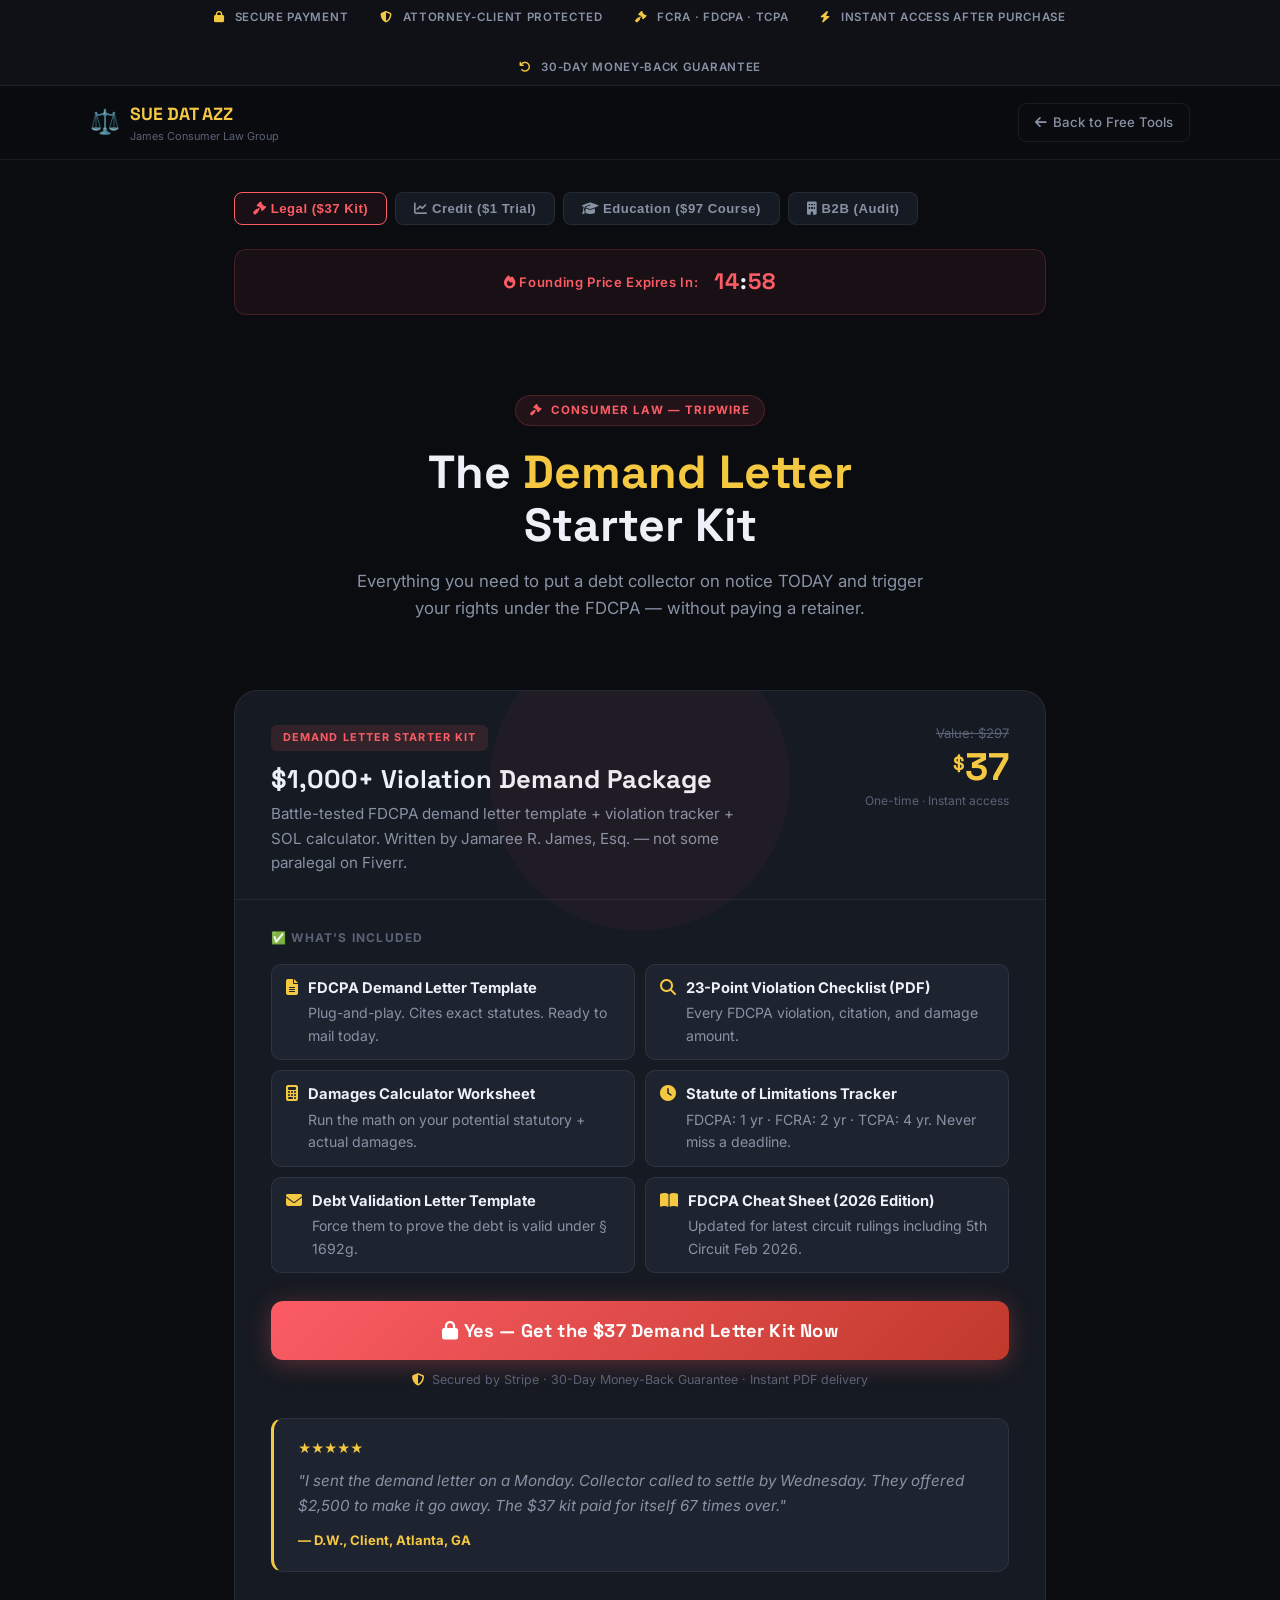
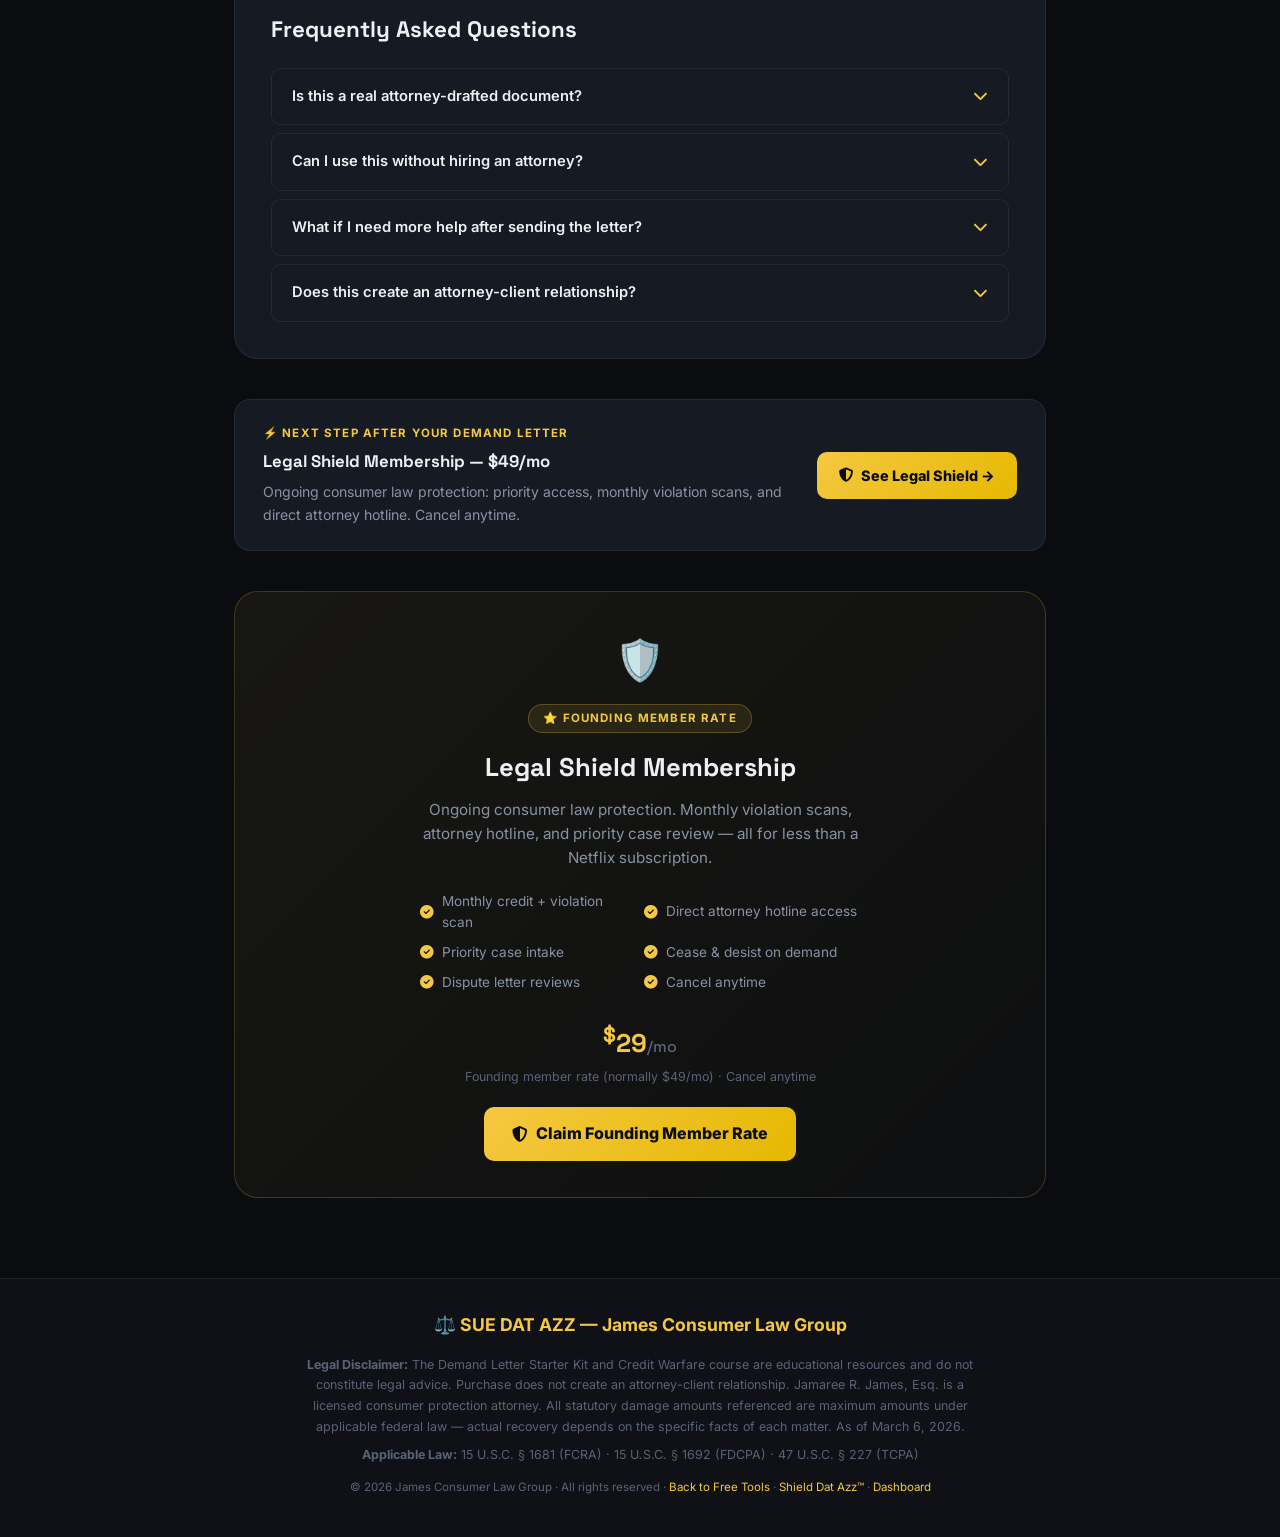
<file: stage2-tripwire.html>
<!DOCTYPE html>
<html lang="en">
<head>
  <meta charset="UTF-8" />
  <meta name="viewport" content="width=device-width, initial-scale=1.0" />
  <title>⚖️ Sue Dat Azz | Tripwire Offers | James Consumer Law Group</title>
  <meta name="description" content="$37 Demand Letter Starter Kit · $1 MFSN 7-Day Trial · $97 Credit Warfare Course. James Consumer Law Group — Jamaree R. James, Esq." />
  <link href="https://fonts.googleapis.com/css2?family=Inter:wght@300;400;500;600;700;800;900&family=Space+Grotesk:wght@400;500;600;700;800&display=swap" rel="stylesheet" />
  <link rel="stylesheet" href="https://cdn.jsdelivr.net/npm/@fortawesome/fontawesome-free@6.4.0/css/all.min.css" />
  <style>
    /* ═══════════════════════════════════════════
       SUE DAT AZZ — STAGE 2 TRIPWIRE
       James Consumer Law Group | March 6, 2026
    ═══════════════════════════════════════════ */
    :root {
      --gold: #F5C842;
      --gold-dark: #e6b800;
      --gold-glow: rgba(245,200,66,0.18);
      --dark-900: #0a0c10;
      --dark-800: #0f1117;
      --dark-700: #161a22;
      --dark-600: #1e2330;
      --dark-500: #252c3a;
      --text-primary: #edf0f7;
      --text-secondary: #8892a4;
      --text-muted: #5a6275;
      --legal-color: #fc5c65;
      --credit-color: #4fc3f7;
      --edu-color: #26de81;
      --b2b-color: #a78bfa;
      --border: rgba(255,255,255,0.07);
      --radius-lg: 16px;
      --radius-xl: 24px;
      --font-main: 'Inter', sans-serif;
      --font-head: 'Space Grotesk', sans-serif;
    }
    *, *::before, *::after { box-sizing: border-box; margin: 0; padding: 0; }
    html { scroll-behavior: smooth; }
    body {
      font-family: var(--font-main);
      background: var(--dark-900);
      color: var(--text-primary);
      line-height: 1.6;
      -webkit-font-smoothing: antialiased;
    }

    /* ── Trust bar ── */
    .trust-bar {
      background: var(--dark-800);
      border-bottom: 1px solid var(--border);
      padding: 8px 0;
      overflow: hidden;
    }
    .trust-bar-inner {
      max-width: 1100px;
      margin: 0 auto;
      padding: 0 24px;
      display: flex;
      gap: 32px;
      justify-content: center;
      flex-wrap: wrap;
    }
    .trust-bar-inner span {
      font-size: 0.72rem;
      font-weight: 600;
      letter-spacing: 0.06em;
      color: var(--text-secondary);
      text-transform: uppercase;
    }
    .trust-bar-inner i { color: var(--gold); margin-right: 6px; }

    /* ── Header ── */
    .tw-header {
      position: sticky;
      top: 0;
      z-index: 100;
      background: rgba(10,12,16,0.95);
      backdrop-filter: blur(12px);
      border-bottom: 1px solid var(--border);
      padding: 14px 24px;
    }
    .tw-header-inner {
      max-width: 1100px;
      margin: 0 auto;
      display: flex;
      align-items: center;
      justify-content: space-between;
    }
    .tw-logo {
      display: flex;
      align-items: center;
      gap: 10px;
      text-decoration: none;
    }
    .tw-logo-icon { font-size: 1.5rem; }
    .tw-logo-name {
      font-family: var(--font-head);
      font-size: 1.1rem;
      font-weight: 800;
      color: var(--gold);
    }
    .tw-logo-sub {
      font-size: 0.68rem;
      color: var(--text-muted);
      display: block;
    }
    .tw-header-back {
      display: inline-flex;
      align-items: center;
      gap: 6px;
      padding: 8px 16px;
      border: 1px solid var(--border);
      border-radius: 8px;
      color: var(--text-secondary);
      text-decoration: none;
      font-size: 0.83rem;
      font-weight: 500;
      transition: all 0.2s;
    }
    .tw-header-back:hover { border-color: var(--gold); color: var(--gold); }

    /* ── Page wrapper ── */
    .tw-page { max-width: 860px; margin: 0 auto; padding: 0 24px 80px; }

    /* ── Path Tabs ── */
    .path-tabs {
      display: flex;
      gap: 8px;
      margin: 32px 0 24px;
      flex-wrap: wrap;
    }
    .path-tab {
      padding: 8px 18px;
      border-radius: 8px;
      border: 1.5px solid var(--border);
      background: var(--dark-700);
      color: var(--text-secondary);
      font-size: 0.82rem;
      font-weight: 600;
      cursor: pointer;
      transition: all 0.2s;
      letter-spacing: 0.04em;
    }
    .path-tab:hover { border-color: var(--gold); color: var(--gold); }
    .path-tab.active-legal { border-color: var(--legal-color); color: var(--legal-color); background: rgba(252,92,101,0.06); }
    .path-tab.active-credit { border-color: var(--credit-color); color: var(--credit-color); background: rgba(79,195,247,0.06); }
    .path-tab.active-education { border-color: var(--edu-color); color: var(--edu-color); background: rgba(38,222,129,0.06); }
    .path-tab.active-b2b { border-color: var(--b2b-color); color: var(--b2b-color); background: rgba(167,139,250,0.06); }

    /* ── Offer Panels ── */
    .offer-panel { display: none; }
    .offer-panel.active { display: block; }

    /* ── Offer Hero ── */
    .offer-hero {
      text-align: center;
      padding: 48px 0 40px;
    }
    .oh-eyebrow {
      display: inline-flex;
      align-items: center;
      gap: 8px;
      padding: 5px 14px;
      border-radius: 100px;
      font-size: 0.72rem;
      font-weight: 700;
      letter-spacing: 0.1em;
      text-transform: uppercase;
      margin-bottom: 20px;
    }
    .oh-eyebrow-legal { background: rgba(252,92,101,0.1); color: var(--legal-color); border: 1px solid rgba(252,92,101,0.2); }
    .oh-eyebrow-credit { background: rgba(79,195,247,0.1); color: var(--credit-color); border: 1px solid rgba(79,195,247,0.2); }
    .oh-eyebrow-edu { background: rgba(38,222,129,0.1); color: var(--edu-color); border: 1px solid rgba(38,222,129,0.2); }
    .oh-eyebrow-b2b { background: rgba(167,139,250,0.1); color: var(--b2b-color); border: 1px solid rgba(167,139,250,0.2); }

    .offer-hero h1 {
      font-family: var(--font-head);
      font-size: clamp(2rem, 5vw, 2.9rem);
      font-weight: 800;
      line-height: 1.15;
      margin-bottom: 16px;
    }
    .offer-hero h1 span { color: var(--gold); }
    .offer-hero .oh-sub {
      font-size: 1.05rem;
      color: var(--text-secondary);
      max-width: 600px;
      margin: 0 auto 28px;
    }

    /* ── Countdown Timer ── */
    .countdown-bar {
      display: flex;
      align-items: center;
      justify-content: center;
      gap: 16px;
      padding: 14px 24px;
      background: rgba(252,92,101,0.06);
      border: 1px solid rgba(252,92,101,0.2);
      border-radius: 12px;
      margin-bottom: 32px;
    }
    .cdb-label {
      font-size: 0.82rem;
      font-weight: 600;
      color: var(--legal-color);
      letter-spacing: 0.05em;
    }
    .cdb-timer {
      font-family: var(--font-head);
      font-size: 1.4rem;
      font-weight: 800;
      color: var(--text-primary);
      letter-spacing: 0.04em;
    }
    .cdb-timer span { color: var(--legal-color); }

    /* ── Offer Card ── */
    .offer-card {
      background: var(--dark-700);
      border: 1.5px solid var(--border);
      border-radius: var(--radius-xl);
      overflow: hidden;
      margin-bottom: 32px;
      position: relative;
    }
    .offer-card-glow {
      position: absolute;
      top: -60px; left: 50%;
      transform: translateX(-50%);
      width: 300px; height: 300px;
      border-radius: 50%;
      pointer-events: none;
      opacity: 0.04;
    }
    .offer-card-header {
      padding: 32px 36px 24px;
      border-bottom: 1px solid var(--border);
    }
    .oc-top {
      display: flex;
      align-items: flex-start;
      justify-content: space-between;
      gap: 16px;
      flex-wrap: wrap;
    }
    .oc-badge {
      display: inline-block;
      padding: 4px 12px;
      border-radius: 6px;
      font-size: 0.68rem;
      font-weight: 700;
      letter-spacing: 0.1em;
      text-transform: uppercase;
      margin-bottom: 12px;
    }
    .oc-badge-legal { background: rgba(252,92,101,0.12); color: var(--legal-color); }
    .oc-badge-credit { background: rgba(79,195,247,0.12); color: var(--credit-color); }
    .oc-badge-edu { background: rgba(38,222,129,0.12); color: var(--edu-color); }
    .oc-badge-b2b { background: rgba(167,139,250,0.12); color: var(--b2b-color); }

    .oc-title {
      font-family: var(--font-head);
      font-size: 1.6rem;
      font-weight: 800;
      line-height: 1.25;
      margin-bottom: 8px;
    }
    .oc-desc {
      font-size: 0.95rem;
      color: var(--text-secondary);
      max-width: 480px;
    }
    .oc-price-wrap {
      text-align: right;
      flex-shrink: 0;
    }
    .oc-price-was {
      font-size: 0.82rem;
      color: var(--text-muted);
      text-decoration: line-through;
      margin-bottom: 4px;
    }
    .oc-price {
      font-family: var(--font-head);
      font-size: 2.4rem;
      font-weight: 800;
      color: var(--gold);
      line-height: 1;
    }
    .oc-price sup { font-size: 1.2rem; vertical-align: top; margin-top: 6px; display: inline-block; }
    .oc-price-note { font-size: 0.75rem; color: var(--text-muted); margin-top: 4px; }

    .offer-card-body { padding: 28px 36px; }

    /* ── What's Included ── */
    .wi-title {
      font-size: 0.75rem;
      font-weight: 700;
      letter-spacing: 0.1em;
      text-transform: uppercase;
      color: var(--text-muted);
      margin-bottom: 16px;
    }
    .wi-items { display: grid; grid-template-columns: 1fr 1fr; gap: 10px; margin-bottom: 28px; }
    @media (max-width: 520px) { .wi-items { grid-template-columns: 1fr; } }
    .wi-item {
      display: flex;
      align-items: flex-start;
      gap: 10px;
      padding: 12px 14px;
      background: var(--dark-600);
      border-radius: 10px;
      border: 1px solid var(--border);
    }
    .wi-item i { color: var(--gold); margin-top: 2px; flex-shrink: 0; }
    .wi-item-text { font-size: 0.88rem; color: var(--text-secondary); }
    .wi-item-text strong { display: block; color: var(--text-primary); font-size: 0.92rem; margin-bottom: 2px; }

    /* ── CTA Button ── */
    .tw-cta-btn {
      display: block;
      width: 100%;
      padding: 18px 28px;
      border: none;
      border-radius: 12px;
      font-family: var(--font-head);
      font-size: 1.15rem;
      font-weight: 800;
      cursor: pointer;
      text-align: center;
      text-decoration: none;
      transition: all 0.2s;
      position: relative;
      overflow: hidden;
      letter-spacing: 0.01em;
    }
    .tw-cta-btn-legal {
      background: linear-gradient(135deg, #fc5c65, #c0392b);
      color: #fff;
      box-shadow: 0 4px 24px rgba(252,92,101,0.3);
    }
    .tw-cta-btn-legal:hover { transform: translateY(-2px); box-shadow: 0 8px 32px rgba(252,92,101,0.4); }
    .tw-cta-btn-credit {
      background: linear-gradient(135deg, #4fc3f7, #0288d1);
      color: #fff;
      box-shadow: 0 4px 24px rgba(79,195,247,0.3);
    }
    .tw-cta-btn-credit:hover { transform: translateY(-2px); box-shadow: 0 8px 32px rgba(79,195,247,0.4); }
    .tw-cta-btn-edu {
      background: linear-gradient(135deg, #26de81, #0da55e);
      color: #0a0c10;
      box-shadow: 0 4px 24px rgba(38,222,129,0.3);
    }
    .tw-cta-btn-edu:hover { transform: translateY(-2px); box-shadow: 0 8px 32px rgba(38,222,129,0.4); }
    .tw-cta-btn-b2b {
      background: linear-gradient(135deg, #a78bfa, #7c3aed);
      color: #fff;
      box-shadow: 0 4px 24px rgba(167,139,250,0.3);
    }
    .tw-cta-btn-b2b:hover { transform: translateY(-2px); box-shadow: 0 8px 32px rgba(167,139,250,0.4); }

    .btn-sub-note {
      text-align: center;
      font-size: 0.78rem;
      color: var(--text-muted);
      margin-top: 10px;
    }
    .btn-sub-note i { color: var(--gold); margin-right: 4px; }

    /* ── Testimonial block ── */
    .testimonial-block {
      background: var(--dark-600);
      border: 1px solid var(--border);
      border-left: 3px solid var(--gold);
      border-radius: 12px;
      padding: 20px 24px;
      margin: 28px 0;
    }
    .tb-quote {
      font-size: 0.95rem;
      font-style: italic;
      color: var(--text-secondary);
      margin-bottom: 12px;
      line-height: 1.65;
    }
    .tb-author {
      font-size: 0.82rem;
      font-weight: 700;
      color: var(--gold);
    }
    .tb-stars { color: var(--gold); font-size: 0.8rem; margin-bottom: 8px; }

    /* ── FAQ ── */
    .faq-section { margin-top: 40px; }
    .faq-title {
      font-family: var(--font-head);
      font-size: 1.4rem;
      font-weight: 700;
      margin-bottom: 20px;
    }
    .faq-item {
      border: 1px solid var(--border);
      border-radius: 10px;
      margin-bottom: 8px;
      overflow: hidden;
    }
    .faq-q {
      display: flex;
      justify-content: space-between;
      align-items: center;
      padding: 16px 20px;
      cursor: pointer;
      background: var(--dark-700);
      font-weight: 600;
      font-size: 0.92rem;
      transition: background 0.2s;
    }
    .faq-q:hover { background: var(--dark-600); }
    .faq-q i { color: var(--gold); transition: transform 0.3s; flex-shrink: 0; margin-left: 12px; }
    .faq-a {
      display: none;
      padding: 16px 20px;
      font-size: 0.9rem;
      color: var(--text-secondary);
      background: var(--dark-800);
      line-height: 1.65;
    }
    .faq-item.open .faq-q i { transform: rotate(180deg); }
    .faq-item.open .faq-a { display: block; }

    /* ── Cross-sell bar ── */
    .cross-sell-bar {
      background: var(--dark-700);
      border: 1px solid var(--border);
      border-radius: var(--radius-lg);
      padding: 24px 28px;
      margin-top: 40px;
      display: grid;
      grid-template-columns: 1fr auto;
      gap: 20px;
      align-items: center;
    }
    @media (max-width: 600px) { .cross-sell-bar { grid-template-columns: 1fr; } }
    .csb-label {
      font-size: 0.72rem;
      font-weight: 700;
      letter-spacing: 0.1em;
      text-transform: uppercase;
      color: var(--gold);
      margin-bottom: 6px;
    }
    .csb-headline {
      font-family: var(--font-head);
      font-size: 1.05rem;
      font-weight: 700;
      margin-bottom: 6px;
    }
    .csb-desc { font-size: 0.88rem; color: var(--text-secondary); }
    .csb-cta {
      display: inline-flex;
      align-items: center;
      gap: 8px;
      padding: 12px 22px;
      background: linear-gradient(135deg, var(--gold), var(--gold-dark));
      color: #0a0c10;
      border-radius: 10px;
      font-weight: 800;
      font-size: 0.9rem;
      text-decoration: none;
      white-space: nowrap;
      transition: all 0.2s;
    }
    .csb-cta:hover { transform: translateY(-1px); box-shadow: 0 6px 20px rgba(245,200,66,0.3); }

    /* ── Stripe checkout overlay ── */
    .checkout-overlay {
      position: fixed;
      inset: 0;
      background: rgba(0,0,0,0.75);
      backdrop-filter: blur(8px);
      z-index: 200;
      display: none;
      align-items: center;
      justify-content: center;
      padding: 20px;
    }
    .checkout-overlay.open { display: flex; }
    .checkout-modal {
      background: var(--dark-700);
      border: 1.5px solid var(--border);
      border-radius: var(--radius-xl);
      width: 100%;
      max-width: 460px;
      padding: 36px 32px;
      position: relative;
    }
    .checkout-close {
      position: absolute;
      top: 16px; right: 16px;
      background: none;
      border: none;
      color: var(--text-muted);
      font-size: 1.1rem;
      cursor: pointer;
      transition: color 0.2s;
    }
    .checkout-close:hover { color: var(--text-primary); }
    .co-offer-label {
      font-size: 0.72rem;
      font-weight: 700;
      letter-spacing: 0.1em;
      text-transform: uppercase;
      color: var(--gold);
      margin-bottom: 8px;
    }
    .co-title {
      font-family: var(--font-head);
      font-size: 1.35rem;
      font-weight: 800;
      margin-bottom: 6px;
    }
    .co-price-row {
      display: flex;
      align-items: baseline;
      gap: 10px;
      margin-bottom: 24px;
    }
    .co-price-main {
      font-family: var(--font-head);
      font-size: 2rem;
      font-weight: 800;
      color: var(--gold);
    }
    .co-price-sub { font-size: 0.85rem; color: var(--text-muted); }
    .co-form { display: flex; flex-direction: column; gap: 14px; }
    .co-field label {
      display: block;
      font-size: 0.8rem;
      font-weight: 600;
      color: var(--text-secondary);
      margin-bottom: 6px;
    }
    .co-field input {
      width: 100%;
      padding: 12px 16px;
      background: var(--dark-600);
      border: 1.5px solid var(--border);
      border-radius: 8px;
      color: var(--text-primary);
      font-size: 0.92rem;
      font-family: var(--font-main);
      transition: border-color 0.2s;
    }
    .co-field input:focus { outline: none; border-color: var(--gold); }
    .co-card-row { display: grid; grid-template-columns: 1fr 1fr; gap: 12px; }
    .co-stripe-note {
      display: flex;
      align-items: center;
      gap: 8px;
      font-size: 0.77rem;
      color: var(--text-muted);
      margin-top: 4px;
    }
    .co-stripe-note i { color: var(--gold); }
    .co-submit-btn {
      width: 100%;
      padding: 16px;
      background: linear-gradient(135deg, var(--gold), var(--gold-dark));
      color: #0a0c10;
      border: none;
      border-radius: 10px;
      font-family: var(--font-head);
      font-size: 1.05rem;
      font-weight: 800;
      cursor: pointer;
      transition: all 0.2s;
      margin-top: 4px;
    }
    .co-submit-btn:hover { transform: translateY(-1px); box-shadow: 0 6px 20px rgba(245,200,66,0.35); }
    .co-success {
      display: none;
      text-align: center;
      padding: 20px 0;
    }
    .co-success-icon { font-size: 3rem; margin-bottom: 12px; }
    .co-success h3 { font-family: var(--font-head); font-size: 1.4rem; font-weight: 800; margin-bottom: 8px; }
    .co-success p { font-size: 0.9rem; color: var(--text-secondary); line-height: 1.6; }
    .co-success-next { margin-top: 20px; }
    .co-success-next a {
      display: inline-flex;
      align-items: center;
      gap: 8px;
      padding: 14px 24px;
      background: linear-gradient(135deg, var(--gold), var(--gold-dark));
      color: #0a0c10;
      border-radius: 10px;
      font-weight: 800;
      font-size: 0.95rem;
      text-decoration: none;
    }

    /* ── Legal Shield teaser ── */
    .shield-teaser {
      background: linear-gradient(135deg, rgba(245,200,66,0.06), rgba(245,200,66,0.02));
      border: 1.5px solid rgba(245,200,66,0.2);
      border-radius: var(--radius-xl);
      padding: 36px;
      text-align: center;
      margin-top: 40px;
    }
    .st-icon { font-size: 2.5rem; margin-bottom: 12px; }
    .st-badge {
      display: inline-block;
      padding: 4px 14px;
      background: rgba(245,200,66,0.1);
      border: 1px solid rgba(245,200,66,0.25);
      border-radius: 100px;
      font-size: 0.72rem;
      font-weight: 700;
      letter-spacing: 0.1em;
      text-transform: uppercase;
      color: var(--gold);
      margin-bottom: 14px;
    }
    .st-title {
      font-family: var(--font-head);
      font-size: 1.6rem;
      font-weight: 800;
      margin-bottom: 10px;
    }
    .st-desc { font-size: 0.95rem; color: var(--text-secondary); max-width: 480px; margin: 0 auto 20px; line-height: 1.6; }
    .st-features {
      display: grid;
      grid-template-columns: 1fr 1fr;
      gap: 8px;
      max-width: 440px;
      margin: 0 auto 24px;
    }
    @media (max-width: 480px) { .st-features { grid-template-columns: 1fr; } }
    .st-feature {
      display: flex;
      align-items: center;
      gap: 8px;
      font-size: 0.85rem;
      color: var(--text-secondary);
      text-align: left;
    }
    .st-feature i { color: var(--gold); flex-shrink: 0; }
    .st-price {
      font-family: var(--font-head);
      font-size: 1.6rem;
      font-weight: 800;
      color: var(--gold);
      margin-bottom: 4px;
    }
    .st-price-note { font-size: 0.78rem; color: var(--text-muted); margin-bottom: 20px; }
    .st-cta {
      display: inline-flex;
      align-items: center;
      gap: 8px;
      padding: 14px 28px;
      background: linear-gradient(135deg, var(--gold), var(--gold-dark));
      color: #0a0c10;
      border-radius: 10px;
      font-weight: 800;
      font-size: 1rem;
      text-decoration: none;
      transition: all 0.2s;
    }
    .st-cta:hover { transform: translateY(-2px); box-shadow: 0 8px 24px rgba(245,200,66,0.35); }

    /* ── Footer ── */
    .tw-footer {
      background: var(--dark-800);
      border-top: 1px solid var(--border);
      padding: 32px 24px;
      text-align: center;
    }
    .tw-footer p {
      font-size: 0.78rem;
      color: var(--text-muted);
      max-width: 700px;
      margin: 0 auto 8px;
      line-height: 1.65;
    }
    .tw-footer a { color: var(--gold); text-decoration: none; }

    /* ── Toast ── */
    .toast {
      position: fixed;
      bottom: 24px; right: 24px;
      background: var(--dark-600);
      border: 1px solid var(--border);
      border-left: 3px solid var(--gold);
      padding: 14px 20px;
      border-radius: 10px;
      font-size: 0.88rem;
      color: var(--text-primary);
      box-shadow: 0 8px 24px rgba(0,0,0,0.4);
      z-index: 300;
      display: none;
      max-width: 300px;
    }
    .toast.show { display: block; animation: toastIn 0.3s ease; }
    @keyframes toastIn { from { opacity:0; transform: translateY(12px); } to { opacity:1; transform: translateY(0); } }

    @media (max-width: 600px) {
      .tw-page { padding: 0 16px 60px; }
      .offer-card-header, .offer-card-body { padding: 20px 20px; }
      .wi-items { grid-template-columns: 1fr; }
      .checkout-modal { padding: 28px 20px; }
    }
  </style>
</head>
<body>

<!-- ══════════ TRUST BAR ══════════ -->
<div class="trust-bar">
  <div class="trust-bar-inner">
    <span><i class="fas fa-lock"></i> Secure Payment</span>
    <span><i class="fas fa-shield-alt"></i> Attorney-Client Protected</span>
    <span><i class="fas fa-gavel"></i> FCRA · FDCPA · TCPA</span>
    <span><i class="fas fa-bolt"></i> Instant Access After Purchase</span>
    <span><i class="fas fa-undo"></i> 30-Day Money-Back Guarantee</span>
  </div>
</div>

<!-- ══════════ HEADER ══════════ -->
<header class="tw-header">
  <div class="tw-header-inner">
    <a href="stage1.html" class="tw-logo">
      <span class="tw-logo-icon">⚖️</span>
      <div>
        <span class="tw-logo-name">SUE DAT AZZ</span>
        <span class="tw-logo-sub">James Consumer Law Group</span>
      </div>
    </a>
    <a href="stage1.html" class="tw-header-back">
      <i class="fas fa-arrow-left"></i> Back to Free Tools
    </a>
  </div>
</header>

<div class="tw-page">

  <!-- ── Path Tabs ── -->
  <div class="path-tabs" id="path-tabs">
    <button class="path-tab" data-path="legal" onclick="switchPath('legal')">
      <i class="fas fa-gavel"></i> Legal ($37 Kit)
    </button>
    <button class="path-tab" data-path="credit" onclick="switchPath('credit')">
      <i class="fas fa-chart-line"></i> Credit ($1 Trial)
    </button>
    <button class="path-tab" data-path="education" onclick="switchPath('education')">
      <i class="fas fa-graduation-cap"></i> Education ($97 Course)
    </button>
    <button class="path-tab" data-path="b2b" onclick="switchPath('b2b')">
      <i class="fas fa-building"></i> B2B (Audit)
    </button>
  </div>

  <!-- ══════════════════════════════════════
     OFFER PANEL A — LEGAL ($37 DEMAND LETTER KIT)
  ══════════════════════════════════════ -->
  <div class="offer-panel" id="panel-legal">

    <!-- Countdown -->
    <div class="countdown-bar">
      <span class="cdb-label"><i class="fas fa-fire"></i> Founding Price Expires In:</span>
      <span class="cdb-timer" id="legal-timer"><span id="lt-h">00</span>:<span id="lt-m">14</span>:<span id="lt-s">59</span></span>
    </div>

    <div class="offer-hero">
      <div class="oh-eyebrow oh-eyebrow-legal"><i class="fas fa-gavel"></i> CONSUMER LAW — TRIPWIRE</div>
      <h1>The <span>Demand Letter</span><br/>Starter Kit</h1>
      <p class="oh-sub">Everything you need to put a debt collector on notice TODAY and trigger your rights under the FDCPA — without paying a retainer.</p>
    </div>

    <div class="offer-card">
      <div class="offer-card-glow" style="background:#fc5c65;"></div>
      <div class="offer-card-header">
        <div class="oc-top">
          <div>
            <div class="oc-badge oc-badge-legal">DEMAND LETTER STARTER KIT</div>
            <div class="oc-title">$1,000+ Violation Demand Package</div>
            <div class="oc-desc">Battle-tested FDCPA demand letter template + violation tracker + SOL calculator. Written by Jamaree R. James, Esq. — not some paralegal on Fiverr.</div>
          </div>
          <div class="oc-price-wrap">
            <div class="oc-price-was">Value: $297</div>
            <div class="oc-price"><sup>$</sup>37</div>
            <div class="oc-price-note">One-time · Instant access</div>
          </div>
        </div>
      </div>
      <div class="offer-card-body">
        <div class="wi-title">✅ What's Included</div>
        <div class="wi-items">
          <div class="wi-item">
            <i class="fas fa-file-alt"></i>
            <div class="wi-item-text">
              <strong>FDCPA Demand Letter Template</strong>
              Plug-and-play. Cites exact statutes. Ready to mail today.
            </div>
          </div>
          <div class="wi-item">
            <i class="fas fa-search"></i>
            <div class="wi-item-text">
              <strong>23-Point Violation Checklist (PDF)</strong>
              Every FDCPA violation, citation, and damage amount.
            </div>
          </div>
          <div class="wi-item">
            <i class="fas fa-calculator"></i>
            <div class="wi-item-text">
              <strong>Damages Calculator Worksheet</strong>
              Run the math on your potential statutory + actual damages.
            </div>
          </div>
          <div class="wi-item">
            <i class="fas fa-clock"></i>
            <div class="wi-item-text">
              <strong>Statute of Limitations Tracker</strong>
              FDCPA: 1 yr · FCRA: 2 yr · TCPA: 4 yr. Never miss a deadline.
            </div>
          </div>
          <div class="wi-item">
            <i class="fas fa-envelope"></i>
            <div class="wi-item-text">
              <strong>Debt Validation Letter Template</strong>
              Force them to prove the debt is valid under § 1692g.
            </div>
          </div>
          <div class="wi-item">
            <i class="fas fa-book-open"></i>
            <div class="wi-item-text">
              <strong>FDCPA Cheat Sheet (2026 Edition)</strong>
              Updated for latest circuit rulings including 5th Circuit Feb 2026.
            </div>
          </div>
        </div>

        <button class="tw-cta-btn tw-cta-btn-legal" onclick="openCheckout('legal')">
          <i class="fas fa-lock"></i> Yes — Get the $37 Demand Letter Kit Now
        </button>
        <p class="btn-sub-note">
          <i class="fas fa-shield-alt"></i> Secured by Stripe · 30-Day Money-Back Guarantee · Instant PDF delivery
        </p>

        <div class="testimonial-block">
          <div class="tb-stars">★★★★★</div>
          <div class="tb-quote">"I sent the demand letter on a Monday. Collector called to settle by Wednesday. They offered $2,500 to make it go away. The $37 kit paid for itself 67 times over."</div>
          <div class="tb-author">— D.W., Client, Atlanta, GA</div>
        </div>

        <!-- FAQ -->
        <div class="faq-section">
          <div class="faq-title">Frequently Asked Questions</div>
          <div class="faq-item">
            <div class="faq-q" onclick="toggleFAQ(this)">Is this a real attorney-drafted document? <i class="fas fa-chevron-down"></i></div>
            <div class="faq-a">Yes. Jamaree R. James, Esq. personally wrote and reviewed every template. These are not generic internet templates — they cite current statute, current case law, and current regulatory guidance as of March 2026.</div>
          </div>
          <div class="faq-item">
            <div class="faq-q" onclick="toggleFAQ(this)">Can I use this without hiring an attorney? <i class="fas fa-chevron-down"></i></div>
            <div class="faq-a">Yes. The Demand Letter Kit is designed for self-use. If you want us to handle the case on contingency after sending your demand, that's what the free consultation is for. Many debt collectors settle at the demand letter stage without litigation.</div>
          </div>
          <div class="faq-item">
            <div class="faq-q" onclick="toggleFAQ(this)">What if I need more help after sending the letter? <i class="fas fa-chevron-down"></i></div>
            <div class="faq-a">Kit buyers get 30% off a full legal consultation. If the collector doesn't respond or disputes the violations, we'll take the case on contingency — meaning you pay nothing upfront and we recover fees from the violator.</div>
          </div>
          <div class="faq-item">
            <div class="faq-q" onclick="toggleFAQ(this)">Does this create an attorney-client relationship? <i class="fas fa-chevron-down"></i></div>
            <div class="faq-a">No. Purchase of this educational resource does not create an attorney-client relationship. A formal engagement requires a separate consultation and signed retainer agreement with James Consumer Law Group.</div>
          </div>
        </div>
      </div>
    </div>

    <!-- Cross-sell to Legal Shield -->
    <div class="cross-sell-bar">
      <div>
        <div class="csb-label">⚡ Next Step After Your Demand Letter</div>
        <div class="csb-headline">Legal Shield Membership — $49/mo</div>
        <div class="csb-desc">Ongoing consumer law protection: priority access, monthly violation scans, and direct attorney hotline. Cancel anytime.</div>
      </div>
      <a href="shield-dat-azz.html" class="csb-cta">
        <i class="fas fa-shield-alt"></i> See Legal Shield →
      </a>
    </div>

  </div><!-- end panel-legal -->


  <!-- ══════════════════════════════════════
     OFFER PANEL B — CREDIT ($1 MFSN TRIAL)
  ══════════════════════════════════════ -->
  <div class="offer-panel" id="panel-credit">

    <div class="offer-hero">
      <div class="oh-eyebrow oh-eyebrow-credit"><i class="fas fa-chart-line"></i> FINTECH / CREDIT</div>
      <h1>Your Full <span>3-Bureau Report</span><br/>for $1</h1>
      <p class="oh-sub">Get Experian, TransUnion, AND Equifax — plus our built-in FCRA violation pre-scan. Most people find at least one error worth disputing.</p>
    </div>

    <div class="offer-card">
      <div class="offer-card-glow" style="background:#4fc3f7;"></div>
      <div class="offer-card-header">
        <div class="oc-top">
          <div>
            <div class="oc-badge oc-badge-credit">MYFREESCORENOW — 7-DAY TRIAL</div>
            <div class="oc-title">3-Bureau Credit Report + Score Monitoring</div>
            <div class="oc-desc">Powered by MyFreeScoreNow. Full access to all three bureaus, daily monitoring, and identity alerts. Cancel before day 7 and pay nothing more.</div>
          </div>
          <div class="oc-price-wrap">
            <div class="oc-price-was">$29.90/mo after</div>
            <div class="oc-price"><sup>$</sup>1</div>
            <div class="oc-price-note">7-day trial · Cancel anytime</div>
          </div>
        </div>
      </div>
      <div class="offer-card-body">
        <div class="wi-title">✅ What You Get Instantly</div>
        <div class="wi-items">
          <div class="wi-item">
            <i class="fas fa-file-alt"></i>
            <div class="wi-item-text">
              <strong>Full 3-Bureau Credit Report</strong>
              Experian, TransUnion, Equifax — all three, right now.
            </div>
          </div>
          <div class="wi-item">
            <i class="fas fa-chart-bar"></i>
            <div class="wi-item-text">
              <strong>3 Credit Scores (All Bureaus)</strong>
              See exactly where you stand with all three agencies.
            </div>
          </div>
          <div class="wi-item">
            <i class="fas fa-bell"></i>
            <div class="wi-item-text">
              <strong>Real-Time Score Alerts</strong>
              Get notified the moment something changes.
            </div>
          </div>
          <div class="wi-item">
            <i class="fas fa-user-shield"></i>
            <div class="wi-item-text">
              <strong>Identity Theft Monitoring</strong>
              Dark web surveillance + SSN monitoring.
            </div>
          </div>
          <div class="wi-item">
            <i class="fas fa-search"></i>
            <div class="wi-item-text">
              <strong>FCRA Violation Pre-Scan</strong>
              Our team reviews your reports for potential violations.
            </div>
          </div>
          <div class="wi-item">
            <i class="fas fa-tools"></i>
            <div class="wi-item-text">
              <strong>Dispute Management Tools</strong>
              Built-in tools to dispute errors directly with bureaus.
            </div>
          </div>
        </div>

        <button class="tw-cta-btn tw-cta-btn-credit" id="mfsn-launch-btn" onclick="launchMFSN()">
          <i class="fas fa-bolt"></i> Start My $1 Trial — Get All 3 Reports Now
        </button>
        <p class="btn-sub-note">
          <i class="fas fa-lock"></i> Secure enrollment via MyFreeScoreNow · $29.90/mo after 7 days · Cancel anytime
        </p>

        <div class="testimonial-block">
          <div class="tb-stars">★★★★★</div>
          <div class="tb-quote">"I pulled my reports through this and found 4 accounts that weren't mine. Forwarded them to the James team and they found two FCRA violations. Case is filed."</div>
          <div class="tb-author">— M.T., Client, Houston, TX</div>
        </div>

        <div class="faq-section">
          <div class="faq-title">Frequently Asked Questions</div>
          <div class="faq-item">
            <div class="faq-q" onclick="toggleFAQ(this)">Will this hurt my credit score? <i class="fas fa-chevron-down"></i></div>
            <div class="faq-a">No. This is a soft pull — it does NOT affect your credit score in any way. Under the FCRA, consumers checking their own credit is explicitly allowed and does not count as an inquiry.</div>
          </div>
          <div class="faq-item">
            <div class="faq-q" onclick="toggleFAQ(this)">How do I cancel before day 7? <i class="fas fa-chevron-down"></i></div>
            <div class="faq-a">Log in to MyFreeScoreNow and cancel in your account settings, or call their customer service line. Cancel before day 7 and you pay only the $1 trial fee — nothing more.</div>
          </div>
          <div class="faq-item">
            <div class="faq-q" onclick="toggleFAQ(this)">What happens after you find an FCRA violation in my report? <i class="fas fa-chevron-down"></i></div>
            <div class="faq-a">If our team identifies FCRA violations in your report, we'll reach out to schedule a free case review. FCRA litigation is taken on contingency — you pay $0 unless we win. Willful violations = $100–$1,000 each under 15 U.S.C. § 1681n.</div>
          </div>
        </div>
      </div>
    </div>

    <!-- Cross-sell to Education -->
    <div class="cross-sell-bar">
      <div>
        <div class="csb-label">⚡ While You're Fixing Your Credit</div>
        <div class="csb-headline">Credit Warfare — 90-Day Course ($97)</div>
        <div class="csb-desc">The exact dispute framework Jamaree uses with paying clients. Violations you find → we can litigate. Knowledge compounds.</div>
      </div>
      <button class="csb-cta" onclick="switchPath('education')">
        <i class="fas fa-graduation-cap"></i> See the Course →
      </button>
    </div>

  </div><!-- end panel-credit -->


  <!-- ══════════════════════════════════════
     OFFER PANEL C — EDUCATION ($97 COURSE)
  ══════════════════════════════════════ -->
  <div class="offer-panel" id="panel-education">

    <div class="offer-hero">
      <div class="oh-eyebrow oh-eyebrow-edu"><i class="fas fa-graduation-cap"></i> EDUCATION — TRIPWIRE</div>
      <h1><span>Credit Warfare</span><br/>90-Day Dispute System</h1>
      <p class="oh-sub">The complete consumer law self-help course. Learn to spot violations, write winning disputes, and flip your credit situation — or hand Jamaree a case worth litigating.</p>
    </div>

    <div class="offer-card">
      <div class="offer-card-glow" style="background:#26de81;"></div>
      <div class="offer-card-header">
        <div class="oc-top">
          <div>
            <div class="oc-badge oc-badge-edu">CREDIT WARFARE — 90-DAY COURSE</div>
            <div class="oc-title">From Violated to Victorious in 90 Days</div>
            <div class="oc-desc">12 modules, 47 lessons, 6 done-for-you dispute templates, and a community of 1,000+ consumers fighting back. Taught by Jamaree R. James, Esq.</div>
          </div>
          <div class="oc-price-wrap">
            <div class="oc-price-was">Value: $597</div>
            <div class="oc-price"><sup>$</sup>97</div>
            <div class="oc-price-note">One-time · Lifetime access</div>
          </div>
        </div>
      </div>
      <div class="offer-card-body">
        <div class="wi-title">✅ What's Inside</div>
        <div class="wi-items">
          <div class="wi-item">
            <i class="fas fa-play-circle"></i>
            <div class="wi-item-text">
              <strong>Module 1–3: Know Your Rights</strong>
              FCRA, FDCPA, TCPA — what they protect, what they pay.
            </div>
          </div>
          <div class="wi-item">
            <i class="fas fa-search-dollar"></i>
            <div class="wi-item-text">
              <strong>Module 4–6: Violation Hunting</strong>
              How to read your reports like an attorney and spot the money.
            </div>
          </div>
          <div class="wi-item">
            <i class="fas fa-pen-alt"></i>
            <div class="wi-item-text">
              <strong>Module 7–9: Dispute Mastery</strong>
              6 plug-and-play dispute letter templates that work.
            </div>
          </div>
          <div class="wi-item">
            <i class="fas fa-balance-scale"></i>
            <div class="wi-item-text">
              <strong>Module 10–11: When to Sue</strong>
              How to evaluate when DIY stops and litigation starts.
            </div>
          </div>
          <div class="wi-item">
            <i class="fas fa-star"></i>
            <div class="wi-item-text">
              <strong>Module 12: Score Rebuild System</strong>
              Post-dispute credit optimization for maximum score lift.
            </div>
          </div>
          <div class="wi-item">
            <i class="fas fa-users"></i>
            <div class="wi-item-text">
              <strong>Community Access</strong>
              Private group, weekly Q&amp;A calls, peer support.
            </div>
          </div>
        </div>

        <button class="tw-cta-btn tw-cta-btn-edu" onclick="openCheckout('education')">
          <i class="fas fa-graduation-cap"></i> Yes — Enroll in Credit Warfare for $97
        </button>
        <p class="btn-sub-note">
          <i class="fas fa-shield-alt"></i> Secured by Stripe · 30-Day Money-Back Guarantee · Instant access after purchase
        </p>

        <div class="testimonial-block">
          <div class="tb-stars">★★★★★</div>
          <div class="tb-quote">"Went through Module 5 on a Thursday night. Found two accounts reporting late that I had paid on time and had receipts for. Filed disputes Friday. Bureau corrected both within 18 days. Score up 74 points."</div>
          <div class="tb-author">— K.J., Student, Dallas, TX</div>
        </div>

        <div class="faq-section">
          <div class="faq-title">Frequently Asked Questions</div>
          <div class="faq-item">
            <div class="faq-q" onclick="toggleFAQ(this)">Is this course enough or will I need an attorney? <i class="fas fa-chevron-down"></i></div>
            <div class="faq-a">The course handles the DIY side: finding violations, writing disputes, and understanding your rights. For cases that require litigation — where violations are serious enough to sue — course graduates get priority access to our contingency case review. The goal is to educate you AND surface cases worth fighting.</div>
          </div>
          <div class="faq-item">
            <div class="faq-q" onclick="toggleFAQ(this)">What format is the course? <i class="fas fa-chevron-down"></i></div>
            <div class="faq-a">Video lessons (watch at your own pace), downloadable PDFs, dispute letter templates, and a private community. Lifetime access — come back anytime regulations change.</div>
          </div>
          <div class="faq-item">
            <div class="faq-q" onclick="toggleFAQ(this)">Do graduates get a referral commission? <i class="fas fa-chevron-down"></i></div>
            <div class="faq-a">Yes — course graduates who refer paying clients to James Consumer Law Group earn 20% commission on the referred matter's attorney fees. Details in Module 12.</div>
          </div>
        </div>
      </div>
    </div>

    <!-- Cross-sell to Legal Shield -->
    <div class="cross-sell-bar">
      <div>
        <div class="csb-label">⚡ Protect What You Build</div>
        <div class="csb-headline">Legal Shield Membership — $49/mo</div>
        <div class="csb-desc">After you fix your credit, keep it bulletproof with ongoing monitoring and attorney access. Course graduates get founding member pricing.</div>
      </div>
      <a href="shield-dat-azz.html" class="csb-cta">
        <i class="fas fa-shield-alt"></i> See Legal Shield →
      </a>
    </div>

  </div><!-- end panel-education -->


  <!-- ══════════════════════════════════════
     OFFER PANEL D — B2B (COMPLIANCE AUDIT)
  ══════════════════════════════════════ -->
  <div class="offer-panel" id="panel-b2b">

    <div class="offer-hero">
      <div class="oh-eyebrow oh-eyebrow-b2b"><i class="fas fa-building"></i> FINTECH B2B</div>
      <h1>FinTech <span>Compliance Audit</span><br/>Starting at $5,000</h1>
      <p class="oh-sub">A full regulatory gap analysis with remediation roadmap. CFPB, FTC, and state law coverage. Fixed-fee, no surprises. Founding clients get 20% off.</p>
    </div>

    <div class="offer-card">
      <div class="offer-card-glow" style="background:#a78bfa;"></div>
      <div class="offer-card-header">
        <div class="oc-top">
          <div>
            <div class="oc-badge oc-badge-b2b">B2B COMPLIANCE AUDIT</div>
            <div class="oc-title">Full Regulatory Risk Analysis + Remediation Roadmap</div>
            <div class="oc-desc">We analyze your product, data flows, marketing practices, and contracts against current CFPB/FTC requirements. You get a written report with specific remediation steps — not vague warnings.</div>
          </div>
          <div class="oc-price-wrap">
            <div class="oc-price-was">Standard: $6,250</div>
            <div class="oc-price" style="font-size:1.8rem;"><sup>$</sup>5,000</div>
            <div class="oc-price-note">Founding rate · Fixed fee</div>
          </div>
        </div>
      </div>
      <div class="offer-card-body">
        <div class="wi-title">✅ Audit Scope</div>
        <div class="wi-items">
          <div class="wi-item">
            <i class="fas fa-clipboard-check"></i>
            <div class="wi-item-text">
              <strong>CFPB Supervision Analysis</strong>
              Do you trigger CFPB exam authority? What does that mean for you?
            </div>
          </div>
          <div class="wi-item">
            <i class="fas fa-database"></i>
            <div class="wi-item-text">
              <strong>Data Practices Audit</strong>
              GLBA, CCPA, Section 1033 compliance across your data flows.
            </div>
          </div>
          <div class="wi-item">
            <i class="fas fa-phone-alt"></i>
            <div class="wi-item-text">
              <strong>TCPA Marketing Review</strong>
              Post-5th Circuit Feb 2026 consent analysis of all marketing channels.
            </div>
          </div>
          <div class="wi-item">
            <i class="fas fa-robot"></i>
            <div class="wi-item-text">
              <strong>AI/Automated Decision Analysis</strong>
              ECOA, adverse action notices, CA AB 316 state exposure.
            </div>
          </div>
          <div class="wi-item">
            <i class="fas fa-file-contract"></i>
            <div class="wi-item-text">
              <strong>Contract &amp; ToS Review</strong>
              Arbitration clauses, disclosures, and UDAAP exposure in your agreements.
            </div>
          </div>
          <div class="wi-item">
            <i class="fas fa-map-marked-alt"></i>
            <div class="wi-item-text">
              <strong>Written Remediation Roadmap</strong>
              Prioritized, actionable steps. Not just a list of problems.
            </div>
          </div>
        </div>

        <button class="tw-cta-btn tw-cta-btn-b2b" onclick="openCheckout('b2b')">
          <i class="fas fa-calendar-check"></i> Request Founding-Rate Audit ($5,000)
        </button>
        <p class="btn-sub-note">
          <i class="fas fa-shield-alt"></i> Deposit secures your slot · Work begins within 5 business days · NDA included
        </p>

        <div class="testimonial-block">
          <div class="tb-stars">★★★★★</div>
          <div class="tb-quote">"We were 3 weeks from launch when we ran the scorecard. Critical risk. Jamaree's audit found 4 CFPB exposure points we had no idea about. Saved us from a potential enforcement action and delayed launch 6 weeks — which was the right call."</div>
          <div class="tb-author">— A.R., FinTech Founder (BNPL Product, Atlanta)</div>
        </div>

        <div class="faq-section">
          <div class="faq-title">Frequently Asked Questions</div>
          <div class="faq-item">
            <div class="faq-q" onclick="toggleFAQ(this)">How long does the audit take? <i class="fas fa-chevron-down"></i></div>
            <div class="faq-a">Typically 10–15 business days from intake document submission. Complex products (multiple state licenses, BaaS arrangements) may take up to 20 business days. Rush options available at additional cost.</div>
          </div>
          <div class="faq-item">
            <div class="faq-q" onclick="toggleFAQ(this)">Is this attorney-client privileged? <i class="fas fa-chevron-down"></i></div>
            <div class="faq-a">Yes. All work product is produced under attorney-client privilege and protected by the work product doctrine. A signed engagement letter and NDA precede all audit work.</div>
          </div>
          <div class="faq-item">
            <div class="faq-q" onclick="toggleFAQ(this)">What if you find something that requires immediate remediation? <i class="fas fa-chevron-down"></i></div>
            <div class="faq-a">We escalate immediately. If we find a critical-risk issue mid-audit, we don't wait until the final report — we call you. Our job is to protect your company, not just document the problems.</div>
          </div>
        </div>
      </div>
    </div>

    <!-- Cross-sell to B2B retainer -->
    <div class="cross-sell-bar">
      <div>
        <div class="csb-label">⚡ After the Audit — Stay Protected</div>
        <div class="csb-headline">B2B Compliance Retainer — $2,500–$5,000/mo</div>
        <div class="csb-desc">Monthly regulatory counsel, compliance review of new features, and incident response. The cost of prevention vs. the cost of an enforcement action.</div>
      </div>
      <button class="csb-cta" onclick="openCheckout('b2b-retainer')">
        <i class="fas fa-handshake"></i> Inquire About Retainer →
      </button>
    </div>

  </div><!-- end panel-b2b -->


  <!-- ══════════ LEGAL SHIELD TEASER ══════════ -->
  <div class="shield-teaser" id="shield-teaser">
    <div class="st-icon">🛡️</div>
    <div class="st-badge">⭐ FOUNDING MEMBER RATE</div>
    <div class="st-title">Legal Shield Membership</div>
    <div class="st-desc">Ongoing consumer law protection. Monthly violation scans, attorney hotline, and priority case review — all for less than a Netflix subscription.</div>
    <div class="st-features">
      <div class="st-feature"><i class="fas fa-check-circle"></i> Monthly credit + violation scan</div>
      <div class="st-feature"><i class="fas fa-check-circle"></i> Direct attorney hotline access</div>
      <div class="st-feature"><i class="fas fa-check-circle"></i> Priority case intake</div>
      <div class="st-feature"><i class="fas fa-check-circle"></i> Cease &amp; desist on demand</div>
      <div class="st-feature"><i class="fas fa-check-circle"></i> Dispute letter reviews</div>
      <div class="st-feature"><i class="fas fa-check-circle"></i> Cancel anytime</div>
    </div>
    <div class="st-price"><sup>$</sup>29<span style="font-size:1rem;font-weight:500;color:var(--text-muted)">/mo</span></div>
    <div class="st-price-note">Founding member rate (normally $49/mo) · Cancel anytime</div>
    <a href="shield-dat-azz.html" class="st-cta">
      <i class="fas fa-shield-alt"></i> Claim Founding Member Rate
    </a>
  </div>

</div><!-- end tw-page -->


<!-- ══════════ CHECKOUT MODAL ══════════ -->
<div class="checkout-overlay" id="checkout-overlay">
  <div class="checkout-modal">
    <button class="checkout-close" onclick="closeCheckout()"><i class="fas fa-times"></i></button>

    <div id="co-form-wrap">
      <div class="co-offer-label" id="co-offer-label">DEMAND LETTER STARTER KIT</div>
      <div class="co-title" id="co-title">Complete Your Order</div>
      <div class="co-price-row">
        <div class="co-price-main" id="co-price-main">$37</div>
        <div class="co-price-sub" id="co-price-sub">One-time · Instant access</div>
      </div>

      <form class="co-form" id="co-form" onsubmit="processCheckout(event)">
        <div class="co-field">
          <label>Full Name *</label>
          <input type="text" id="co-name" placeholder="Jamaree James" required autocomplete="name" />
        </div>
        <div class="co-field">
          <label>Email Address *</label>
          <input type="email" id="co-email" placeholder="you@email.com" required autocomplete="email" />
        </div>
        <div class="co-field">
          <label>Card Number *</label>
          <input type="text" id="co-card" placeholder="4242 4242 4242 4242" maxlength="19" required autocomplete="cc-number" oninput="formatCard(this)" />
        </div>
        <div class="co-card-row">
          <div class="co-field">
            <label>Expiry *</label>
            <input type="text" id="co-exp" placeholder="MM/YY" maxlength="5" required autocomplete="cc-exp" oninput="formatExpiry(this)" />
          </div>
          <div class="co-field">
            <label>CVV *</label>
            <input type="text" id="co-cvv" placeholder="123" maxlength="4" required autocomplete="cc-csc" />
          </div>
        </div>
        <div class="co-stripe-note">
          <i class="fas fa-lock"></i>
          <span>Payments processed securely by Stripe. We never see your card details.</span>
        </div>
        <button type="submit" class="co-submit-btn" id="co-submit-btn">
          <i class="fas fa-lock"></i> <span id="co-submit-text">Complete Purchase</span>
        </button>
      </form>

      <div class="co-success" id="co-success">
        <div class="co-success-icon">🎉</div>
        <h3 id="co-success-title">Purchase Complete!</h3>
        <p id="co-success-msg">Check your email for access instructions. Your download will arrive within 2 minutes.</p>
        <div class="co-success-next">
          <a href="shield-dat-azz.html" id="co-success-cta">
            <i class="fas fa-shield-alt"></i> <span id="co-success-cta-text">View Legal Shield Membership</span>
          </a>
        </div>
      </div>
    </div>
  </div>
</div>


<!-- ══════════ FOOTER ══════════ -->
<footer class="tw-footer">
  <div style="margin-bottom:16px;">
    <a href="index.html" style="color:var(--gold);font-weight:700;font-size:1.1rem;text-decoration:none;">⚖️ SUE DAT AZZ — James Consumer Law Group</a>
  </div>
  <p><strong>Legal Disclaimer:</strong> The Demand Letter Starter Kit and Credit Warfare course are educational resources and do not constitute legal advice. Purchase does not create an attorney-client relationship. Jamaree R. James, Esq. is a licensed consumer protection attorney. All statutory damage amounts referenced are maximum amounts under applicable federal law — actual recovery depends on the specific facts of each matter. As of March 6, 2026.</p>
  <p><strong>Applicable Law:</strong> 15 U.S.C. § 1681 (FCRA) · 15 U.S.C. § 1692 (FDCPA) · 47 U.S.C. § 227 (TCPA)</p>
  <p style="margin-top:12px;font-size:0.72rem;">© 2026 James Consumer Law Group · All rights reserved · <a href="stage1.html">Back to Free Tools</a> · <a href="shield-dat-azz.html">Shield Dat Azz™</a> · <a href="index.html">Dashboard</a></p>
</footer>

<!-- Toast -->
<div class="toast" id="toast"></div>


<script>
// ══════════════════════════════════════════════════════
// STAGE 2 — TRIPWIRE | SUE DAT AZZ
// James Consumer Law Group | March 6, 2026
// ══════════════════════════════════════════════════════

// ── MFSN Config ──
const MFSN_AID   = 'YOUR_MFSN_AID';      // ← replace with actual AID from MFSN portal
const MFSN_PID   = 'YOUR_PID_1';         // $29.90/mo, $1 7-day trial, $11/mo commission
const MFSN_URL   = 'https://myfreescorenow.com/enroll/?AID=' + MFSN_AID + '&PID=' + MFSN_PID;

// ── Stripe placeholder (wire to real Stripe.js when going live) ──
const STRIPE_PRICES = {
  legal:      'price_LEGAL_37_PLACEHOLDER',      // $37 one-time
  education:  'price_EDU_97_PLACEHOLDER',        // $97 one-time
  'b2b':      'price_B2B_5000_PLACEHOLDER',      // $5,000 deposit
  'b2b-retainer': 'price_B2BR_2500_PLACEHOLDER', // $2,500/mo retainer
};

// ── Path Routing ──
const pathConfig = {
  legal:     { label: 'DEMAND LETTER STARTER KIT', title: 'Complete Your $37 Order', price: '$37', note: 'One-time · Instant PDF access', successTitle: 'Your Kit Is On Its Way!', successMsg: 'Check your email for your Demand Letter Starter Kit download link and violation checklist. Arrives in 2 minutes.', nextCTA: 'Shield Dat Azz™ — $29/mo Protection', nextURL: 'shield-dat-azz.html' },
  credit:    { label: '', title: '', price: '', note: '', successTitle: '', successMsg: '', nextCTA: '', nextURL: '' }, // handled via MFSN redirect
  education: { label: 'CREDIT WARFARE — 90-DAY COURSE', title: 'Enroll in Credit Warfare — $97', price: '$97', note: 'One-time · Lifetime access', successTitle: 'Welcome to Credit Warfare!', successMsg: 'Course access link incoming. Check your email. Start with Module 1 tonight.', nextCTA: 'Shield Dat Azz™ — Protect Your Score Monthly', nextURL: 'shield-dat-azz.html' },
  'b2b':     { label: 'FINTECH COMPLIANCE AUDIT', title: 'Secure Your Audit Slot — $5,000', price: '$5,000', note: 'Deposit · Work starts within 5 biz days', successTitle: 'Audit Slot Secured!', successMsg: 'Expect an email with your NDA and intake document within 24 hours. Audit begins upon document return.', nextCTA: 'Add Monthly Compliance Retainer', nextURL: 'shield-dat-azz.html' },
  'b2b-retainer': { label: 'B2B COMPLIANCE RETAINER', title: 'Retainer Inquiry — $2,500/mo', price: '$2,500/mo', note: 'Monthly · Cancel with 30-day notice', successTitle: 'Retainer Inquiry Received!', successMsg: 'Our team will reach out within 24 hours with a retainer proposal tailored to your product.', nextCTA: 'See Shield Dat Azz™ Membership', nextURL: 'shield-dat-azz.html' },
};

let activeCheckoutType = 'legal';

// ── Init: read ?path= and ?name= from URL ──
document.addEventListener('DOMContentLoaded', function() {
  const params = new URLSearchParams(window.location.search);
  const path = params.get('path') || 'legal';
  const name = params.get('name') || '';

  switchPath(path);

  if (name) {
    // Personalize headings
    document.querySelectorAll('.offer-hero h1, .offer-hero .oh-sub').forEach(function(el) {
      // Already personalized in HTML; just log
    });
    console.log('%c⚖️ Stage 2 Tripwire — SUE DAT AZZ | Visitor: ' + name, 'color:#F5C842;font-weight:bold;');
  }

  startCountdown();
  readB2BScore();
});

// ── Switch offer panel ──
function switchPath(path) {
  // Normalize
  const panelId = 'panel-' + (path === 'b2b-retainer' ? 'b2b' : path);

  document.querySelectorAll('.offer-panel').forEach(function(p) { p.classList.remove('active'); });
  const target = document.getElementById(panelId);
  if (target) target.classList.add('active');

  // Update tabs
  document.querySelectorAll('.path-tab').forEach(function(t) {
    const tp = t.getAttribute('data-path');
    t.className = 'path-tab';
    if (tp === path || (path === 'b2b-retainer' && tp === 'b2b')) {
      t.classList.add('active-' + (tp === 'b2b' ? 'b2b' : tp));
    }
  });

  // Show/hide Legal Shield teaser (hide on b2b panel)
  const teaser = document.getElementById('shield-teaser');
  if (teaser) teaser.style.display = (path === 'b2b' || path === 'b2b-retainer') ? 'none' : 'block';

  // Update URL without reload
  try {
    const url = new URL(window.location.href);
    url.searchParams.set('path', path);
    window.history.replaceState({}, '', url.toString());
  } catch(e) {}
}

// ── Countdown Timer (15 min) ──
let countdownSecs;
function startCountdown() {
  // Try to restore from sessionStorage for persistence across page refreshes
  try {
    const stored = parseInt(sessionStorage.getItem('tw_countdown') || '0');
    countdownSecs = stored > 0 && stored < 900 ? stored : 899; // 14:59
  } catch(e) { countdownSecs = 899; }

  setInterval(function() {
    if (countdownSecs <= 0) { countdownSecs = 899; } // reset
    countdownSecs--;
    try { sessionStorage.setItem('tw_countdown', countdownSecs); } catch(e) {}
    const h = Math.floor(countdownSecs / 3600);
    const m = Math.floor((countdownSecs % 3600) / 60);
    const s = countdownSecs % 60;
    const pad = function(n) { return n.toString().padStart(2, '0'); };
    const timerEl = document.getElementById('legal-timer');
    if (timerEl) {
      timerEl.innerHTML = (h > 0 ? '<span>' + pad(h) + '</span>:' : '') +
        '<span>' + pad(m) + '</span>:<span>' + pad(s) + '</span>';
    }
  }, 1000);
}

// ── Read B2B score from sessionStorage ──
function readB2BScore() {
  try {
    const score = parseInt(sessionStorage.getItem('b2b_risk_score') || '0');
    if (score >= 25) {
      const b2bPanel = document.getElementById('panel-b2b');
      if (b2bPanel) {
        const scoreNote = document.createElement('div');
        scoreNote.style.cssText = 'background:rgba(167,139,250,0.08);border:1px solid rgba(167,139,250,0.2);border-radius:10px;padding:14px 18px;margin-bottom:20px;font-size:0.88rem;color:#c4b5fd;';
        scoreNote.innerHTML = '<i class="fas fa-chart-bar" style="color:#a78bfa;margin-right:8px;"></i> Your risk scorecard showed <strong>' + score + '/100</strong>. That\'s ' + (score >= 70 ? '<strong style="color:#fc5c65;">CRITICAL</strong>' : score >= 45 ? '<strong style="color:#E84545;">HIGH</strong>' : '<strong style="color:#fed330;">MEDIUM</strong>') + ' risk. This audit is not optional for your situation.';
        const header = b2bPanel.querySelector('.offer-card-header');
        if (header) header.insertAdjacentElement('afterend', scoreNote);
      }
    }
  } catch(e) {}
}

// ── MFSN Launch ──
function launchMFSN() {
  const btn = document.getElementById('mfsn-launch-btn');
  if (btn) {
    btn.textContent = '⏳ Redirecting to Secure Enrollment...';
    btn.disabled = true;
  }
  setTimeout(function() {
    window.open(MFSN_URL, '_blank', 'noopener,noreferrer');
    if (btn) {
      btn.innerHTML = '<i class="fas fa-check"></i> Enrollment page opened in new tab';
      btn.style.background = 'linear-gradient(135deg,#26de81,#0da55e)';
      btn.disabled = false;
    }
    showToast('✅ MyFreeScoreNow opened. Pull all 3 reports, then come back for your FCRA scan.');
  }, 600);
}

// ── Checkout Modal ──
function openCheckout(type) {
  if (type === 'credit') { launchMFSN(); return; }
  activeCheckoutType = type;
  const cfg = pathConfig[type];
  if (!cfg || !cfg.price) return;

  document.getElementById('co-offer-label').textContent = cfg.label;
  document.getElementById('co-title').textContent = cfg.title;
  document.getElementById('co-price-main').textContent = cfg.price;
  document.getElementById('co-price-sub').textContent = cfg.note;
  document.getElementById('co-form').style.display = 'flex';
  document.getElementById('co-success').style.display = 'none';
  document.getElementById('co-submit-text').textContent = 'Complete Purchase — ' + cfg.price;
  document.getElementById('co-submit-btn').disabled = false;

  const overlay = document.getElementById('checkout-overlay');
  overlay.classList.add('open');
  document.body.style.overflow = 'hidden';
  setTimeout(function() {
    const nameField = document.getElementById('co-name');
    if (nameField) nameField.focus();
  }, 100);
}

function closeCheckout() {
  document.getElementById('checkout-overlay').classList.remove('open');
  document.body.style.overflow = '';
}

// Close on overlay click
document.addEventListener('click', function(e) {
  const overlay = document.getElementById('checkout-overlay');
  if (e.target === overlay) closeCheckout();
});

// ── Card formatting helpers ──
function formatCard(input) {
  let v = input.value.replace(/\D/g, '').substring(0, 16);
  v = v.match(/.{1,4}/g) ? v.match(/.{1,4}/g).join(' ') : v;
  input.value = v;
}
function formatExpiry(input) {
  let v = input.value.replace(/\D/g, '').substring(0, 4);
  if (v.length >= 3) v = v.substring(0, 2) + '/' + v.substring(2);
  input.value = v;
}

// ── Checkout submission (Stripe integration point) ──
async function processCheckout(e) {
  e.preventDefault();
  const btn = document.getElementById('co-submit-btn');
  const btnText = document.getElementById('co-submit-text');
  btn.disabled = true;
  btnText.textContent = '⏳ Processing...';

  const name  = document.getElementById('co-name').value.trim();
  const email = document.getElementById('co-email').value.trim();

  // Simulate payment processing (0.8s) — wire to real Stripe.js on launch
  await new Promise(function(resolve) { setTimeout(resolve, 900); });

  // Save purchase record to leads table
  try {
    await fetch('tables/leads', {
      method: 'POST',
      headers: { 'Content-Type': 'application/json' },
      body: JSON.stringify({
        full_name: name,
        email: email,
        path: activeCheckoutType,
        source: 'stage2-tripwire-checkout',
        submitted_at: new Date().toISOString(),
        utm_source: (function(){try{return sessionStorage.getItem('utm_source')||'organic';}catch(e){return 'organic';}}()),
        page_url: window.location.href,
      }),
    });
  } catch(err) { /* non-blocking */ }

  // Show success
  const cfg = pathConfig[activeCheckoutType];
  document.getElementById('co-form').style.display = 'none';
  const successEl = document.getElementById('co-success');
  successEl.style.display = 'block';
  document.getElementById('co-success-title').textContent = cfg.successTitle;
  document.getElementById('co-success-msg').textContent = cfg.successMsg;
  document.getElementById('co-success-cta-text').textContent = cfg.nextCTA;
  document.getElementById('co-success-cta').href = cfg.nextURL;

  showToast('✅ Purchase complete! Check your email for access.');
}

// ── FAQ toggle ──
function toggleFAQ(el) {
  const item = el.closest('.faq-item');
  item.classList.toggle('open');
}

// ── Toast ──
function showToast(msg) {
  const t = document.getElementById('toast');
  t.textContent = msg;
  t.classList.add('show');
  setTimeout(function() { t.classList.remove('show'); }, 4000);
}

// ── Scroll reveal ──
document.addEventListener('DOMContentLoaded', function() {
  if (!('IntersectionObserver' in window)) return;
  const obs = new IntersectionObserver(function(entries) {
    entries.forEach(function(entry) {
      if (entry.isIntersecting) {
        entry.target.style.opacity = '1';
        entry.target.style.transform = 'translateY(0)';
        obs.unobserve(entry.target);
      }
    });
  }, { threshold: 0.08 });
  document.querySelectorAll('.wi-item, .testimonial-block, .faq-item, .cross-sell-bar, .shield-teaser').forEach(function(el) {
    el.style.opacity = '0';
    el.style.transform = 'translateY(20px)';
    el.style.transition = 'opacity 0.45s ease, transform 0.45s ease';
    obs.observe(el);
  });

  console.log('%c⚖️ Stage 2 Tripwire — SUE DAT AZZ | James Consumer Law Group | March 6, 2026', 'color:#F5C842;font-weight:bold;');
});
</script>
</body>
</html>
</file>
<file: css/intake.css>
/* ═══════════════════════════════════════════════════════════════
   SUE DAT AZZ — Stage 1 Intake Portal CSS
   James Consumer Law Group | Jamaree R. James, Esq.
   Built: March 6, 2026
═══════════════════════════════════════════════════════════════ */

*, *::before, *::after { box-sizing: border-box; margin: 0; padding: 0; }

:root {
  --gold: #F5C842;
  --gold-light: #FFE082;
  --dark: #0A0A0F;
  --dark-2: #111118;
  --dark-3: #1A1A26;
  --dark-4: #242436;
  --dark-5: #2E2E45;
  --white: #FFFFFF;
  --gray-100: #F8F8FC;
  --gray-200: #E8E8F0;
  --gray-400: #9090A8;
  --legal: #E84545;
  --legal-light: #FF6B6B;
  --saas: #4ECDC4;
  --edu: #A29BFE;
  --success: #26de81;
  --warning: #fed330;
  --danger: #fc5c65;
  --font-main: 'Inter', sans-serif;
  --font-display: 'Space Grotesk', sans-serif;
  --radius: 12px;
  --radius-lg: 20px;
  --shadow: 0 4px 24px rgba(0,0,0,0.4);
  --shadow-lg: 0 8px 48px rgba(0,0,0,0.6);
  --transition: all 0.25s cubic-bezier(0.4,0,0.2,1);
}

html { scroll-behavior: smooth; }
body {
  font-family: var(--font-main);
  background: var(--dark);
  color: var(--white);
  line-height: 1.6;
  overflow-x: hidden;
}
a { color: inherit; text-decoration: none; }

/* ══ TRUST BAR ══ */
.trust-bar {
  background: rgba(245,200,66,0.06);
  border-bottom: 1px solid rgba(245,200,66,0.15);
  padding: 8px 16px;
  overflow: hidden;
}
.trust-bar-inner {
  display: flex;
  align-items: center;
  gap: 32px;
  justify-content: center;
  flex-wrap: wrap;
  font-size: 12px;
  font-weight: 600;
  color: var(--gold);
  letter-spacing: 0.5px;
}
.trust-bar-inner span { display: flex; align-items: center; gap: 6px; white-space: nowrap; }
.trust-bar-inner i { font-size: 10px; }

/* ══ HEADER ══ */
.intake-header {
  position: sticky;
  top: 0;
  z-index: 100;
  background: rgba(10,10,15,0.94);
  backdrop-filter: blur(20px);
  border-bottom: 1px solid rgba(245,200,66,0.15);
}
.intake-header-inner {
  max-width: 1200px;
  margin: 0 auto;
  padding: 14px 24px;
  display: flex;
  align-items: center;
  justify-content: space-between;
}
.intake-logo {
  display: flex;
  align-items: center;
  gap: 12px;
}
.logo-icon { font-size: 26px; }
.logo-name {
  display: block;
  font-family: var(--font-display);
  font-size: 17px;
  font-weight: 800;
  color: var(--gold);
  letter-spacing: 1px;
}
.logo-sub { display: block; font-size: 11px; color: var(--gray-400); }
.btn-header-cta {
  display: inline-flex;
  align-items: center;
  gap: 8px;
  padding: 10px 20px;
  background: var(--gold);
  color: var(--dark);
  font-size: 13px;
  font-weight: 700;
  border-radius: 8px;
  transition: var(--transition);
}
.btn-header-cta:hover { background: var(--gold-light); transform: translateY(-1px); }

/* ══ HERO ══ */
.intake-hero {
  position: relative;
  min-height: 88vh;
  display: flex;
  flex-direction: column;
  align-items: center;
  justify-content: center;
  text-align: center;
  padding: 80px 24px 60px;
  overflow: hidden;
}
.hero-noise {
  position: absolute;
  inset: 0;
  background-image:
    linear-gradient(rgba(245,200,66,0.03) 1px, transparent 1px),
    linear-gradient(90deg, rgba(245,200,66,0.03) 1px, transparent 1px);
  background-size: 50px 50px;
  pointer-events: none;
}
.intake-hero::before {
  content: '';
  position: absolute;
  width: 700px; height: 700px;
  background: radial-gradient(circle, rgba(232,69,69,0.08) 0%, transparent 70%);
  top: 40%; left: 50%;
  transform: translate(-50%,-50%);
  pointer-events: none;
}
.intake-hero::after {
  content: '';
  position: absolute;
  width: 400px; height: 400px;
  background: radial-gradient(circle, rgba(245,200,66,0.07) 0%, transparent 70%);
  top: 20%; right: 5%;
  pointer-events: none;
}
.intake-hero-inner { position: relative; z-index: 1; max-width: 860px; }
.hero-alert-badge {
  display: inline-flex;
  align-items: center;
  gap: 10px;
  padding: 8px 18px;
  background: rgba(232,69,69,0.1);
  border: 1px solid rgba(232,69,69,0.3);
  border-radius: 100px;
  font-size: 12px;
  color: var(--legal-light);
  margin-bottom: 32px;
  flex-wrap: wrap;
  justify-content: center;
}
.alert-dot {
  width: 8px; height: 8px;
  background: var(--legal-light);
  border-radius: 50%;
  flex-shrink: 0;
  animation: pulse-red 2s infinite;
}
@keyframes pulse-red {
  0%, 100% { opacity: 1; transform: scale(1); }
  50% { opacity: 0.5; transform: scale(1.3); }
}
.alert-link { color: var(--legal-light); text-decoration: underline; }
.intake-hero-title {
  font-family: var(--font-display);
  font-size: clamp(44px, 8vw, 88px);
  font-weight: 900;
  line-height: 1.05;
  letter-spacing: -2px;
  margin-bottom: 24px;
}
.hero-highlight {
  display: inline-block;
  background: linear-gradient(135deg, var(--legal), var(--gold));
  -webkit-background-clip: text;
  -webkit-text-fill-color: transparent;
  background-clip: text;
}
.intake-hero-sub {
  font-size: clamp(16px, 2vw, 20px);
  color: var(--gray-400);
  margin-bottom: 40px;
  line-height: 1.7;
  max-width: 640px;
  margin-left: auto;
  margin-right: auto;
}
.intake-hero-sub strong { color: var(--white); }
.hero-damage-banner {
  display: flex;
  align-items: center;
  justify-content: center;
  gap: 0;
  background: rgba(255,255,255,0.04);
  border: 1px solid rgba(255,255,255,0.08);
  border-radius: var(--radius-lg);
  padding: 20px 36px;
  margin-bottom: 36px;
  flex-wrap: wrap;
  gap: 8px;
}
.damage-item { text-align: center; padding: 0 28px; }
.damage-law {
  display: block;
  font-size: 11px;
  font-weight: 800;
  letter-spacing: 2px;
  color: var(--gray-400);
  margin-bottom: 4px;
}
.damage-amt {
  display: block;
  font-family: var(--font-display);
  font-size: 34px;
  font-weight: 900;
  color: var(--gold);
  line-height: 1;
}
.damage-desc { display: block; font-size: 12px; color: var(--gray-400); }
.damage-divider { width: 1px; height: 48px; background: rgba(255,255,255,0.1); }
.btn-hero {
  display: inline-flex;
  align-items: center;
  gap: 10px;
  padding: 18px 40px;
  background: linear-gradient(135deg, var(--legal), #C8222);
  background: var(--gold);
  color: var(--dark);
  font-family: var(--font-display);
  font-size: 17px;
  font-weight: 800;
  border-radius: var(--radius);
  cursor: pointer;
  transition: var(--transition);
  margin-bottom: 16px;
  box-shadow: 0 8px 32px rgba(245,200,66,0.3);
}
.btn-hero:hover {
  background: var(--gold-light);
  transform: translateY(-3px);
  box-shadow: 0 12px 40px rgba(245,200,66,0.5);
}
.hero-disclaimer {
  font-size: 11px;
  color: var(--gray-400);
  max-width: 500px;
  margin: 0 auto;
  line-height: 1.5;
}
.hero-scroll-cue {
  position: absolute;
  bottom: 24px;
  left: 50%;
  transform: translateX(-50%);
  color: rgba(245,200,66,0.4);
  font-size: 18px;
  animation: bounce 2s infinite;
}
@keyframes bounce { 0%,100%{transform:translateX(-50%) translateY(0)}50%{transform:translateX(-50%) translateY(6px)} }

/* ══ SOCIAL PROOF BAR ══ */
.social-proof-bar {
  background: var(--dark-2);
  border-top: 1px solid rgba(255,255,255,0.06);
  border-bottom: 1px solid rgba(255,255,255,0.06);
  padding: 24px;
}
.spb-inner {
  max-width: 1200px;
  margin: 0 auto;
  display: flex;
  align-items: center;
  justify-content: center;
  gap: 0;
  flex-wrap: wrap;
}
.sp-stat { text-align: center; padding: 8px 32px; }
.sp-num {
  display: block;
  font-family: var(--font-display);
  font-size: 18px;
  font-weight: 800;
  color: var(--gold);
}
.sp-label { font-size: 12px; color: var(--gray-400); }
.sp-divider { width: 1px; height: 40px; background: rgba(255,255,255,0.08); }

/* ══ PATH SECTION ══ */
.path-section {
  padding: 96px 0;
  background: var(--dark);
}
.path-inner { max-width: 1200px; margin: 0 auto; padding: 0 24px; }
.path-header {
  text-align: center;
  margin-bottom: 56px;
}
.path-badge {
  display: inline-block;
  padding: 6px 16px;
  background: rgba(245,200,66,0.1);
  border: 1px solid rgba(245,200,66,0.25);
  border-radius: 100px;
  font-size: 11px;
  font-weight: 700;
  color: var(--gold);
  letter-spacing: 2px;
  margin-bottom: 16px;
}
.path-header h2 {
  font-family: var(--font-display);
  font-size: clamp(28px, 5vw, 48px);
  font-weight: 900;
  margin-bottom: 12px;
  letter-spacing: -1px;
}
.path-header p { font-size: 17px; color: var(--gray-400); }
.path-cards {
  display: grid;
  grid-template-columns: repeat(auto-fit, minmax(320px, 1fr));
  gap: 24px;
}
.path-card {
  position: relative;
  background: var(--dark-3);
  border: 2px solid rgba(255,255,255,0.08);
  border-radius: var(--radius-lg);
  padding: 32px 28px;
  cursor: pointer;
  transition: var(--transition);
  overflow: hidden;
}
.path-card-glow {
  position: absolute;
  inset: 0;
  opacity: 0;
  transition: opacity 0.3s ease;
  pointer-events: none;
  border-radius: var(--radius-lg);
}
.path-legal .path-card-glow { background: radial-gradient(ellipse at 50% 0%, rgba(232,69,69,0.15), transparent 70%); }
.path-credit .path-card-glow { background: radial-gradient(ellipse at 50% 0%, rgba(78,205,196,0.15), transparent 70%); }
.path-b2b .path-card-glow { background: radial-gradient(ellipse at 50% 0%, rgba(162,155,254,0.15), transparent 70%); }
.path-card:hover .path-card-glow { opacity: 1; }
.path-legal:hover, .path-legal.selected { border-color: var(--legal); box-shadow: 0 0 40px rgba(232,69,69,0.2); }
.path-credit:hover, .path-credit.selected { border-color: var(--saas); box-shadow: 0 0 40px rgba(78,205,196,0.2); }
.path-b2b:hover, .path-b2b.selected { border-color: var(--edu); box-shadow: 0 0 40px rgba(162,155,254,0.2); }
.path-card:hover { transform: translateY(-4px); }
.path-hot-badge {
  position: absolute;
  top: 16px;
  right: 16px;
  font-size: 11px;
  font-weight: 700;
  padding: 4px 10px;
  background: rgba(232,69,69,0.2);
  border: 1px solid rgba(232,69,69,0.4);
  border-radius: 20px;
  color: var(--legal-light);
}
.path-icon-wrap { margin-bottom: 12px; }
.path-icon {
  width: 56px; height: 56px;
  border-radius: 14px;
  display: flex; align-items: center; justify-content: center;
  font-size: 24px;
}
.path-legal .path-icon { background: rgba(232,69,69,0.15); color: var(--legal-light); }
.path-credit .path-icon { background: rgba(78,205,196,0.15); color: var(--saas); }
.path-b2b .path-icon { background: rgba(162,155,254,0.15); color: var(--edu); }
.path-tag {
  font-size: 10px;
  font-weight: 800;
  letter-spacing: 2px;
  color: var(--gray-400);
  margin-bottom: 8px;
}
.path-legal .path-tag { color: var(--legal-light); }
.path-credit .path-tag { color: var(--saas); }
.path-b2b .path-tag { color: var(--edu); }
.path-card h3 { font-family: var(--font-display); font-size: 20px; font-weight: 700; margin-bottom: 10px; line-height: 1.2; }
.path-desc { font-size: 14px; color: var(--gray-400); margin-bottom: 18px; line-height: 1.6; }
.path-value-prop { display: flex; flex-direction: column; gap: 8px; margin-bottom: 18px; }
.pvp-item { display: flex; align-items: center; gap: 8px; font-size: 13px; color: var(--gray-200); }
.path-legal .pvp-item i { color: var(--legal-light); }
.path-credit .pvp-item i { color: var(--saas); }
.path-b2b .pvp-item i { color: var(--edu); }
.path-audience {
  font-size: 11px;
  color: var(--gray-400);
  font-style: italic;
  margin-bottom: 20px;
  padding: 8px 12px;
  background: rgba(255,255,255,0.04);
  border-radius: 6px;
}
.path-select-btn {
  width: 100%;
  display: flex;
  align-items: center;
  justify-content: center;
  gap: 8px;
  padding: 14px;
  border: none;
  border-radius: 10px;
  font-family: var(--font-main);
  font-size: 14px;
  font-weight: 700;
  cursor: pointer;
  transition: var(--transition);
}
.legal-btn { background: var(--legal); color: white; }
.legal-btn:hover { background: var(--legal-light); transform: translateY(-1px); }
.credit-btn { background: var(--saas); color: var(--dark); }
.credit-btn:hover { background: #7EF0E8; transform: translateY(-1px); }
.b2b-btn { background: var(--edu); color: white; }
.b2b-btn:hover { background: var(--edu-light); transform: translateY(-1px); }

/* ══ FORMS SECTION ══ */
.forms-section { padding: 0; }
.forms-inner { max-width: 900px; margin: 0 auto; padding: 0 24px 96px; }
.form-panel { padding-top: 48px; }
.form-panel-header { margin-bottom: 32px; }
.back-btn {
  display: inline-flex;
  align-items: center;
  gap: 8px;
  padding: 8px 16px;
  background: rgba(255,255,255,0.06);
  border: 1px solid rgba(255,255,255,0.1);
  border-radius: 8px;
  color: var(--gray-400);
  font-size: 13px;
  cursor: pointer;
  transition: var(--transition);
  margin-bottom: 20px;
  font-family: var(--font-main);
}
.back-btn:hover { color: var(--white); background: rgba(255,255,255,0.1); }
.fph-badge {
  display: inline-block;
  padding: 5px 14px;
  border-radius: 100px;
  font-size: 11px;
  font-weight: 700;
  letter-spacing: 1.5px;
  margin-bottom: 12px;
}
.legal-badge { background: rgba(232,69,69,0.15); color: var(--legal-light); }
.credit-badge { background: rgba(78,205,196,0.15); color: var(--saas); }
.b2b-badge { background: rgba(162,155,254,0.15); color: var(--edu); }
.fph-title h2 {
  font-family: var(--font-display);
  font-size: clamp(24px, 4vw, 36px);
  font-weight: 800;
  margin-bottom: 10px;
  letter-spacing: -0.5px;
}
.fph-title p { font-size: 15px; color: var(--gray-400); line-height: 1.6; }
.fph-title strong { color: var(--gold); }

/* ══ VIOLATION CHECKLIST ══ */
.checklist-wrap { display: flex; flex-direction: column; gap: 24px; }
.checklist-intro {
  display: flex;
  align-items: flex-start;
  gap: 12px;
  padding: 16px 20px;
  background: rgba(245,200,66,0.08);
  border: 1px solid rgba(245,200,66,0.2);
  border-radius: var(--radius);
  font-size: 14px;
  color: var(--gray-200);
  line-height: 1.6;
}
.checklist-intro i { color: var(--gold); font-size: 18px; flex-shrink: 0; margin-top: 2px; }
.checklist-intro strong { color: var(--gold); }
.violation-checklist { display: flex; flex-direction: column; gap: 16px; }
.violation-category {
  background: var(--dark-3);
  border: 1px solid rgba(255,255,255,0.08);
  border-radius: var(--radius);
  overflow: hidden;
}
.vc-header {
  display: flex;
  align-items: center;
  gap: 10px;
  padding: 14px 18px;
  background: rgba(255,255,255,0.04);
  font-size: 13px;
  font-weight: 700;
  color: var(--gray-200);
  border-bottom: 1px solid rgba(255,255,255,0.06);
}
.vc-header i { color: var(--legal-light); }
.vc-items { padding: 8px; display: flex; flex-direction: column; gap: 4px; }
.violation-item {
  display: flex;
  align-items: flex-start;
  gap: 12px;
  padding: 14px 12px;
  border-radius: 8px;
  cursor: pointer;
  transition: var(--transition);
  border: 1px solid transparent;
}
.violation-item:hover { background: rgba(255,255,255,0.04); }
.violation-item:has(.vi-check:checked) {
  background: rgba(232,69,69,0.08);
  border-color: rgba(232,69,69,0.25);
}
.vi-check {
  width: 20px; height: 20px;
  accent-color: var(--legal);
  cursor: pointer;
  flex-shrink: 0;
  margin-top: 2px;
}
.vi-content { display: flex; flex-direction: column; gap: 3px; flex: 1; }
.vi-title { font-size: 14px; color: var(--gray-200); font-weight: 500; line-height: 1.4; }
.vi-cite { font-size: 11px; color: var(--gray-400); font-family: monospace; }
.vi-damages {
  font-size: 12px;
  font-weight: 700;
  color: var(--gold);
  display: inline-block;
  padding: 2px 8px;
  background: rgba(245,200,66,0.1);
  border-radius: 4px;
  align-self: flex-start;
}

/* Damage Counter */
.damage-counter {
  background: var(--dark-3);
  border: 2px solid rgba(255,255,255,0.1);
  border-radius: var(--radius-lg);
  padding: 28px;
  text-align: center;
  transition: var(--transition);
  position: sticky;
  bottom: 16px;
  z-index: 10;
}
.damage-counter.dc-active { border-color: rgba(245,200,66,0.4); background: rgba(245,200,66,0.05); }
.damage-counter.dc-hot { border-color: rgba(232,69,69,0.5); background: rgba(232,69,69,0.06); }
.dc-label { font-size: 11px; font-weight: 700; letter-spacing: 2px; color: var(--gray-400); margin-bottom: 8px; }
.dc-amount {
  font-family: var(--font-display);
  font-size: 56px;
  font-weight: 900;
  color: var(--gray-400);
  line-height: 1;
  transition: var(--transition);
}
.dc-active .dc-amount { color: var(--gold); }
.dc-hot .dc-amount { color: var(--legal-light); }
.dc-checks { font-size: 14px; color: var(--gray-400); margin-bottom: 8px; }
.dc-note { font-size: 12px; color: var(--success); }

/* Qualify Gate */
.qualify-gate {
  background: rgba(38,222,129,0.05);
  border: 1px solid rgba(38,222,129,0.3);
  border-radius: var(--radius-lg);
  padding: 28px;
  flex-direction: column;
  align-items: center;
  text-align: center;
  gap: 14px;
}
.qualify-gate.qg-strong { background: rgba(232,69,69,0.05); border-color: rgba(232,69,69,0.3); }
.qg-icon { font-size: 32px; color: var(--success); }
.qg-strong .qg-icon { color: var(--legal-light); }
.qualify-gate h3 { font-family: var(--font-display); font-size: 20px; font-weight: 700; }
.qualify-gate p { font-size: 14px; color: var(--gray-400); max-width: 500px; line-height: 1.6; }
.qg-cta-btn {
  display: inline-flex;
  align-items: center;
  gap: 10px;
  padding: 14px 28px;
  background: var(--success);
  color: var(--dark);
  border: none;
  border-radius: var(--radius);
  font-family: var(--font-main);
  font-size: 15px;
  font-weight: 700;
  cursor: pointer;
  transition: var(--transition);
}
.qg-cta-btn:hover { background: #2ed573; transform: translateY(-2px); box-shadow: 0 8px 24px rgba(38,222,129,0.3); }
.qg-strong .qg-cta-btn { background: var(--legal); color: white; }
.qg-strong .qg-cta-btn:hover { background: var(--legal-light); box-shadow: 0 8px 24px rgba(232,69,69,0.3); }

/* ══ CREDIT FORM ══ */
.credit-steps { display: flex; flex-direction: column; gap: 24px; }
.credit-what-we-check {
  background: var(--dark-3);
  border: 1px solid rgba(78,205,196,0.2);
  border-radius: var(--radius-lg);
  padding: 28px;
}
.credit-what-we-check h3 {
  font-size: 16px;
  font-weight: 700;
  margin-bottom: 20px;
  display: flex;
  align-items: center;
  gap: 8px;
  color: var(--saas);
}
.scan-items { display: flex; flex-direction: column; gap: 14px; }
.scan-item {
  display: flex;
  align-items: flex-start;
  gap: 14px;
  padding: 14px;
  background: rgba(255,255,255,0.04);
  border-radius: var(--radius);
}
.scan-item i { color: var(--legal-light); font-size: 18px; flex-shrink: 0; margin-top: 2px; }
.scan-item div strong { display: block; font-size: 14px; font-weight: 700; margin-bottom: 2px; }
.scan-item div span { font-size: 13px; color: var(--gray-400); }
.mfsn-cta-block {
  background: var(--dark-3);
  border: 2px solid rgba(245,200,66,0.3);
  border-radius: var(--radius-lg);
  padding: 32px;
  text-align: center;
}
.mfsn-badge {
  display: inline-block;
  padding: 5px 14px;
  background: rgba(78,205,196,0.15);
  border-radius: 100px;
  font-size: 10px;
  font-weight: 800;
  letter-spacing: 1.5px;
  color: var(--saas);
  margin-bottom: 20px;
}
.mfsn-offer {
  display: flex;
  align-items: flex-start;
  gap: 28px;
  margin-bottom: 24px;
  text-align: left;
  flex-wrap: wrap;
}
.mfsn-price { text-align: center; flex-shrink: 0; }
.mfsn-price-amt {
  display: block;
  font-family: var(--font-display);
  font-size: 64px;
  font-weight: 900;
  color: var(--gold);
  line-height: 1;
}
.mfsn-price-period { font-size: 13px; color: var(--gray-400); }
.mfsn-offer-details { flex: 1; }
.mfsn-offer-details h3 { font-family: var(--font-display); font-size: 20px; font-weight: 700; margin-bottom: 8px; }
.mfsn-offer-details p { font-size: 14px; color: var(--gray-400); margin-bottom: 14px; }
.mfsn-features { list-style: none; display: flex; flex-direction: column; gap: 7px; }
.mfsn-features li { display: flex; align-items: center; gap: 8px; font-size: 13px; color: var(--gray-200); }
.mfsn-features li i { color: var(--saas); }
.mfsn-enroll-btn {
  display: inline-flex;
  align-items: center;
  gap: 10px;
  padding: 16px 36px;
  background: var(--gold);
  color: var(--dark);
  border: none;
  border-radius: var(--radius);
  font-family: var(--font-main);
  font-size: 15px;
  font-weight: 800;
  cursor: pointer;
  transition: var(--transition);
  margin-bottom: 10px;
  box-shadow: 0 6px 24px rgba(245,200,66,0.3);
}
.mfsn-enroll-btn:hover {
  background: var(--gold-light);
  transform: translateY(-2px);
  box-shadow: 0 10px 32px rgba(245,200,66,0.5);
}
.mfsn-disclaimer { font-size: 11px; color: var(--gray-400); }
.fcra-rights-block {
  background: var(--dark-3);
  border: 1px solid rgba(78,205,196,0.15);
  border-radius: var(--radius-lg);
  padding: 24px;
}
.fcra-rights-block h4 {
  font-size: 15px;
  font-weight: 700;
  margin-bottom: 16px;
  display: flex;
  align-items: center;
  gap: 8px;
  color: var(--saas);
}
.rights-grid { display: grid; grid-template-columns: repeat(auto-fill, minmax(200px, 1fr)); gap: 10px; }
.right-item { display: flex; align-items: center; gap: 8px; font-size: 13px; color: var(--gray-200); }
.right-item i { color: var(--saas); }

/* ══ SCORECARD ══ */
.scorecard-wrap { background: var(--dark-3); border: 1px solid rgba(162,155,254,0.2); border-radius: var(--radius-lg); padding: 28px; }
.scorecard-progress-bar {
  height: 6px;
  background: rgba(255,255,255,0.08);
  border-radius: 3px;
  overflow: hidden;
  margin-bottom: 8px;
}
.sc-progress {
  height: 100%;
  background: linear-gradient(90deg, var(--edu), var(--edu-light));
  border-radius: 3px;
  transition: width 0.4s ease;
}
.sc-progress-label { font-size: 12px; color: var(--gray-400); margin-bottom: 24px; }
.sc-question { display: flex; flex-direction: column; gap: 16px; }
.sc-q-num { font-size: 11px; font-weight: 700; letter-spacing: 1.5px; color: var(--edu); }
.sc-q-text { font-family: var(--font-display); font-size: 18px; font-weight: 700; line-height: 1.4; }
.sc-answers { display: flex; flex-direction: column; gap: 10px; }
.sc-answer {
  display: flex;
  align-items: center;
  gap: 14px;
  padding: 14px 18px;
  background: rgba(255,255,255,0.04);
  border: 2px solid rgba(255,255,255,0.08);
  border-radius: var(--radius);
  font-family: var(--font-main);
  font-size: 14px;
  color: var(--gray-200);
  cursor: pointer;
  transition: var(--transition);
  text-align: left;
}
.sc-answer:hover { background: rgba(162,155,254,0.08); border-color: rgba(162,155,254,0.3); }
.sc-answer-selected { background: rgba(162,155,254,0.12); border-color: var(--edu); color: var(--white); }
.sca-check {
  width: 22px; height: 22px;
  border-radius: 50%;
  border: 2px solid rgba(255,255,255,0.2);
  display: flex; align-items: center; justify-content: center;
  flex-shrink: 0;
  transition: var(--transition);
}
.sca-check i { font-size: 10px; color: transparent; }
.sc-answer-selected .sca-check { background: var(--edu); border-color: var(--edu); }
.sc-answer-selected .sca-check i { color: white; }
.scorecard-nav { display: flex; align-items: center; justify-content: flex-end; gap: 12px; margin-top: 24px; }
.sc-btn {
  display: inline-flex;
  align-items: center;
  gap: 8px;
  padding: 12px 24px;
  border: none;
  border-radius: var(--radius);
  font-family: var(--font-main);
  font-size: 14px;
  font-weight: 700;
  cursor: pointer;
  transition: var(--transition);
}
.sc-prev { background: rgba(255,255,255,0.06); color: var(--gray-400); }
.sc-prev:hover { background: rgba(255,255,255,0.1); color: var(--white); }
.sc-next { background: var(--edu); color: white; }
.sc-next:hover { background: var(--edu-light); transform: translateY(-1px); }
.sc-shake { animation: shake 0.4s ease; }
@keyframes shake { 0%,100%{transform:translateX(0)} 25%{transform:translateX(-6px)} 75%{transform:translateX(6px)} }

/* Scorecard Results */
.scorecard-results { padding: 12px 0; }
.sr-score-display { text-align: center; margin-bottom: 32px; }
.sr-score-circle {
  width: 120px; height: 120px;
  border-radius: 50%;
  border: 6px solid var(--gray-400);
  display: flex;
  flex-direction: column;
  align-items: center;
  justify-content: center;
  margin: 0 auto 16px;
  transition: var(--transition);
}
.sr-score-num { font-family: var(--font-display); font-size: 40px; font-weight: 900; line-height: 1; }
.sr-score-label { font-size: 12px; color: var(--gray-400); }
.sr-risk-label { font-family: var(--font-display); font-size: 22px; font-weight: 800; }
.sr-findings {
  background: var(--dark-3);
  border: 1px solid rgba(255,255,255,0.08);
  border-radius: var(--radius-lg);
  padding: 24px;
  margin-bottom: 20px;
}
.sr-findings h4 { font-size: 15px; font-weight: 700; margin-bottom: 12px; display: flex; align-items: center; gap: 8px; }
.sr-findings h4 i { color: var(--warning); }
.sr-desc { font-size: 14px; color: var(--gray-400); margin-bottom: 16px; line-height: 1.6; }
.sr-finding {
  padding: 12px 14px;
  background: rgba(255,255,255,0.04);
  border-radius: 8px;
  margin-bottom: 8px;
}
.srf-risk { font-size: 13px; color: var(--warning); }
.sr-cta-block {
  background: var(--dark-3);
  border: 2px solid rgba(245,200,66,0.3);
  border-radius: var(--radius-lg);
  padding: 28px;
  text-align: center;
}
.src-cta-header { font-family: var(--font-display); font-size: 20px; font-weight: 700; margin-bottom: 12px; }
.sr-cta-block p { font-size: 14px; color: var(--gray-400); margin-bottom: 20px; line-height: 1.6; }
.sr-cta-block strong { color: var(--gold); }
.src-cta-btn {
  display: inline-flex;
  align-items: center;
  gap: 10px;
  padding: 14px 32px;
  background: var(--edu);
  color: white;
  border: none;
  border-radius: var(--radius);
  font-family: var(--font-main);
  font-size: 15px;
  font-weight: 700;
  cursor: pointer;
  transition: var(--transition);
}
.src-cta-btn:hover { background: var(--edu-light); transform: translateY(-2px); }

/* ══ LEAD CAPTURE MODAL ══ */
.lead-capture-overlay {
  position: fixed;
  inset: 0;
  background: rgba(0,0,0,0.85);
  backdrop-filter: blur(8px);
  z-index: 1000;
  display: flex;
  align-items: center;
  justify-content: center;
  padding: 20px;
}
.lead-capture-modal {
  background: var(--dark-3);
  border: 1px solid rgba(245,200,66,0.25);
  border-radius: var(--radius-lg);
  padding: 36px 32px;
  max-width: 520px;
  width: 100%;
  position: relative;
  max-height: 90vh;
  overflow-y: auto;
  box-shadow: 0 24px 80px rgba(0,0,0,0.8);
}
.lcm-close {
  position: absolute;
  top: 16px; right: 16px;
  width: 32px; height: 32px;
  background: rgba(255,255,255,0.08);
  border: none;
  border-radius: 50%;
  color: var(--gray-400);
  font-size: 14px;
  cursor: pointer;
  display: flex; align-items: center; justify-content: center;
  transition: var(--transition);
}
.lcm-close:hover { background: rgba(255,255,255,0.14); color: var(--white); }
.lcm-icon { font-size: 36px; text-align: center; display: block; margin-bottom: 8px; }
.lead-capture-modal h3 { font-family: var(--font-display); font-size: 22px; font-weight: 800; text-align: center; margin-bottom: 6px; }
.lead-capture-modal p { font-size: 14px; color: var(--gray-400); text-align: center; margin-bottom: 24px; }
.lead-form { display: flex; flex-direction: column; gap: 14px; }
.lf-row { display: grid; grid-template-columns: 1fr 1fr; gap: 12px; }
.lf-field { display: flex; flex-direction: column; gap: 6px; }
.lf-field label { font-size: 12px; font-weight: 600; color: var(--gray-400); letter-spacing: 0.5px; }
.lf-field input,
.lf-field textarea {
  padding: 12px 14px;
  background: rgba(255,255,255,0.06);
  border: 1px solid rgba(255,255,255,0.1);
  border-radius: 8px;
  color: var(--white);
  font-size: 14px;
  font-family: var(--font-main);
  outline: none;
  transition: var(--transition);
  resize: vertical;
}
.lf-field input:focus,
.lf-field textarea:focus {
  border-color: var(--gold);
  background: rgba(245,200,66,0.05);
}
.lf-field input::placeholder,
.lf-field textarea::placeholder { color: var(--gray-400); }
.lf-consent { margin-top: 4px; }
.lf-consent-label {
  display: flex;
  align-items: flex-start;
  gap: 10px;
  cursor: pointer;
}
.lf-consent-label input { width: 16px; height: 16px; accent-color: var(--gold); flex-shrink: 0; margin-top: 2px; }
.lf-consent-label span { font-size: 12px; color: var(--gray-400); line-height: 1.5; }
.lf-policy-link { color: var(--gold); text-decoration: underline; }
.lf-submit-btn {
  display: flex;
  align-items: center;
  justify-content: center;
  gap: 8px;
  padding: 14px;
  background: var(--gold);
  color: var(--dark);
  border: none;
  border-radius: var(--radius);
  font-family: var(--font-main);
  font-size: 15px;
  font-weight: 800;
  cursor: pointer;
  transition: var(--transition);
  margin-top: 4px;
}
.lf-submit-btn:hover:not(:disabled) { background: var(--gold-light); transform: translateY(-1px); }
.lf-submit-btn:disabled { opacity: 0.6; cursor: not-allowed; }

/* Lead Success */
.lead-success { text-align: center; padding: 12px 0; }
.ls-icon { font-size: 48px; margin-bottom: 16px; }
.lead-success h3 { font-family: var(--font-display); font-size: 22px; font-weight: 800; margin-bottom: 10px; }
.lead-success p { font-size: 14px; color: var(--gray-400); margin-bottom: 20px; line-height: 1.6; }
.ls-next-steps { display: flex; flex-direction: column; gap: 8px; margin-bottom: 24px; text-align: left; }
.ls-step {
  display: flex;
  align-items: center;
  gap: 12px;
  font-size: 13px;
  color: var(--gray-200);
}
.ls-step span:first-child {
  width: 24px; height: 24px;
  background: var(--gold);
  color: var(--dark);
  border-radius: 50%;
  display: flex; align-items: center; justify-content: center;
  font-size: 12px;
  font-weight: 800;
  flex-shrink: 0;
}
.ls-close-btn {
  display: inline-flex;
  align-items: center;
  gap: 8px;
  padding: 12px 24px;
  background: var(--success);
  color: var(--dark);
  border: none;
  border-radius: var(--radius);
  font-family: var(--font-main);
  font-size: 14px;
  font-weight: 700;
  cursor: pointer;
  transition: var(--transition);
}
.ls-close-btn:hover { background: #2ed573; }

/* ══ WHY SECTION ══ */
.why-section { background: var(--dark-2); padding: 96px 0; }
.why-inner {
  max-width: 1200px;
  margin: 0 auto;
  padding: 0 24px;
  display: grid;
  grid-template-columns: 1fr 1fr;
  gap: 64px;
  align-items: start;
}
.why-badge {
  display: inline-block;
  padding: 5px 14px;
  background: rgba(245,200,66,0.1);
  border: 1px solid rgba(245,200,66,0.25);
  border-radius: 100px;
  font-size: 11px;
  font-weight: 700;
  color: var(--gold);
  letter-spacing: 2px;
  margin-bottom: 14px;
}
.why-content h2 { font-family: var(--font-display); font-size: 36px; font-weight: 800; margin-bottom: 28px; letter-spacing: -0.5px; }
.why-points { display: flex; flex-direction: column; gap: 20px; }
.why-point { display: flex; align-items: flex-start; gap: 16px; }
.wp-icon {
  width: 44px; height: 44px;
  background: rgba(245,200,66,0.1);
  border-radius: 10px;
  display: flex; align-items: center; justify-content: center;
  color: var(--gold);
  font-size: 16px;
  flex-shrink: 0;
}
.why-point strong { display: block; font-size: 15px; font-weight: 700; margin-bottom: 4px; }
.why-point p { font-size: 14px; color: var(--gray-400); line-height: 1.6; }
.why-stats { display: grid; grid-template-columns: 1fr 1fr; gap: 16px; }
.ws-card {
  background: var(--dark-3);
  border: 1px solid rgba(255,255,255,0.08);
  border-radius: var(--radius);
  padding: 24px;
  text-align: center;
  transition: var(--transition);
}
.ws-card:hover { border-color: rgba(245,200,66,0.2); transform: translateY(-2px); }
.ws-highlight { border-color: rgba(38,222,129,0.3); background: rgba(38,222,129,0.04); }
.ws-icon { font-size: 20px; color: var(--gold); margin-bottom: 8px; }
.ws-highlight .ws-icon { color: var(--success); }
.ws-stat { font-family: var(--font-display); font-size: 32px; font-weight: 900; color: var(--gold); margin-bottom: 4px; }
.ws-highlight .ws-stat { color: var(--success); }
.ws-label { font-size: 13px; color: var(--gray-200); margin-bottom: 6px; }
.ws-cite { font-size: 11px; color: var(--gray-400); font-family: monospace; }

/* ══ URGENCY ══ */
.urgency-section { background: rgba(232,69,69,0.08); border-top: 1px solid rgba(232,69,69,0.2); border-bottom: 1px solid rgba(232,69,69,0.2); padding: 32px 0; }
.urgency-inner {
  max-width: 1000px;
  margin: 0 auto;
  padding: 0 24px;
  display: flex;
  align-items: center;
  gap: 24px;
  flex-wrap: wrap;
}
.urg-icon { font-size: 32px; color: var(--legal-light); flex-shrink: 0; }
.urg-content { flex: 1; }
.urg-content h3 { font-size: 16px; font-weight: 700; margin-bottom: 4px; }
.urg-content p { font-size: 14px; color: var(--gray-400); }
.urg-content strong { color: var(--legal-light); }
.urg-cta {
  display: inline-flex;
  align-items: center;
  gap: 8px;
  padding: 12px 24px;
  background: var(--legal);
  color: white;
  border-radius: var(--radius);
  font-size: 14px;
  font-weight: 700;
  transition: var(--transition);
  white-space: nowrap;
}
.urg-cta:hover { background: var(--legal-light); transform: translateY(-1px); }

/* ══ FOOTER ══ */
.intake-footer { background: var(--dark-2); border-top: 1px solid rgba(255,255,255,0.06); padding: 48px 0 24px; }
.if-inner {
  max-width: 1200px;
  margin: 0 auto;
  padding: 0 24px;
  display: grid;
  grid-template-columns: 1fr 1fr 2fr;
  gap: 40px;
  margin-bottom: 32px;
}
.if-logo { font-family: var(--font-display); font-size: 18px; font-weight: 800; color: var(--gold); display: block; margin-bottom: 8px; }
.if-brand p { font-size: 13px; color: var(--gray-400); margin-bottom: 4px; }
.if-tagline { color: var(--gold) !important; font-style: italic; }
.if-nav { display: flex; flex-direction: column; gap: 10px; padding-top: 4px; }
.if-nav a { font-size: 13px; color: var(--gray-400); transition: var(--transition); }
.if-nav a:hover { color: var(--gold); }
.if-disclaimer { }
.if-disclaimer p { font-size: 11px; color: var(--gray-400); line-height: 1.6; margin-bottom: 8px; }
.if-disclaimer strong { color: var(--gray-200); }
.if-bottom {
  border-top: 1px solid rgba(255,255,255,0.06);
  padding: 20px 24px 0;
  max-width: 1200px;
  margin: 0 auto;
  display: flex;
  justify-content: space-between;
  align-items: center;
  font-size: 12px;
  color: var(--gray-400);
  flex-wrap: wrap;
  gap: 8px;
}

/* ══ RESPONSIVE ══ */
@media (max-width: 768px) {
  .damage-banner { flex-direction: column; gap: 12px; }
  .damage-divider { width: 80%; height: 1px; }
  .mfsn-offer { flex-direction: column; align-items: center; text-align: center; }
  .why-inner { grid-template-columns: 1fr; gap: 40px; }
  .why-stats { grid-template-columns: 1fr 1fr; }
  .if-inner { grid-template-columns: 1fr; gap: 24px; }
  .spb-inner { flex-direction: column; }
  .sp-divider { width: 80%; height: 1px; }
  .lf-row { grid-template-columns: 1fr; }
  .lead-capture-modal { padding: 24px 20px; }
}
@media (max-width: 480px) {
  .intake-hero-title { font-size: 36px; letter-spacing: -1px; }
  .hero-damage-banner { padding: 16px 20px; }
  .path-cards { grid-template-columns: 1fr; }
  .why-stats { grid-template-columns: 1fr; }
}

/* ── Scrollbar ── */
::-webkit-scrollbar { width: 6px; }
::-webkit-scrollbar-track { background: var(--dark-2); }
::-webkit-scrollbar-thumb { background: rgba(245,200,66,0.3); border-radius: 3px; }
::-webkit-scrollbar-thumb:hover { background: var(--gold); }
</file>
